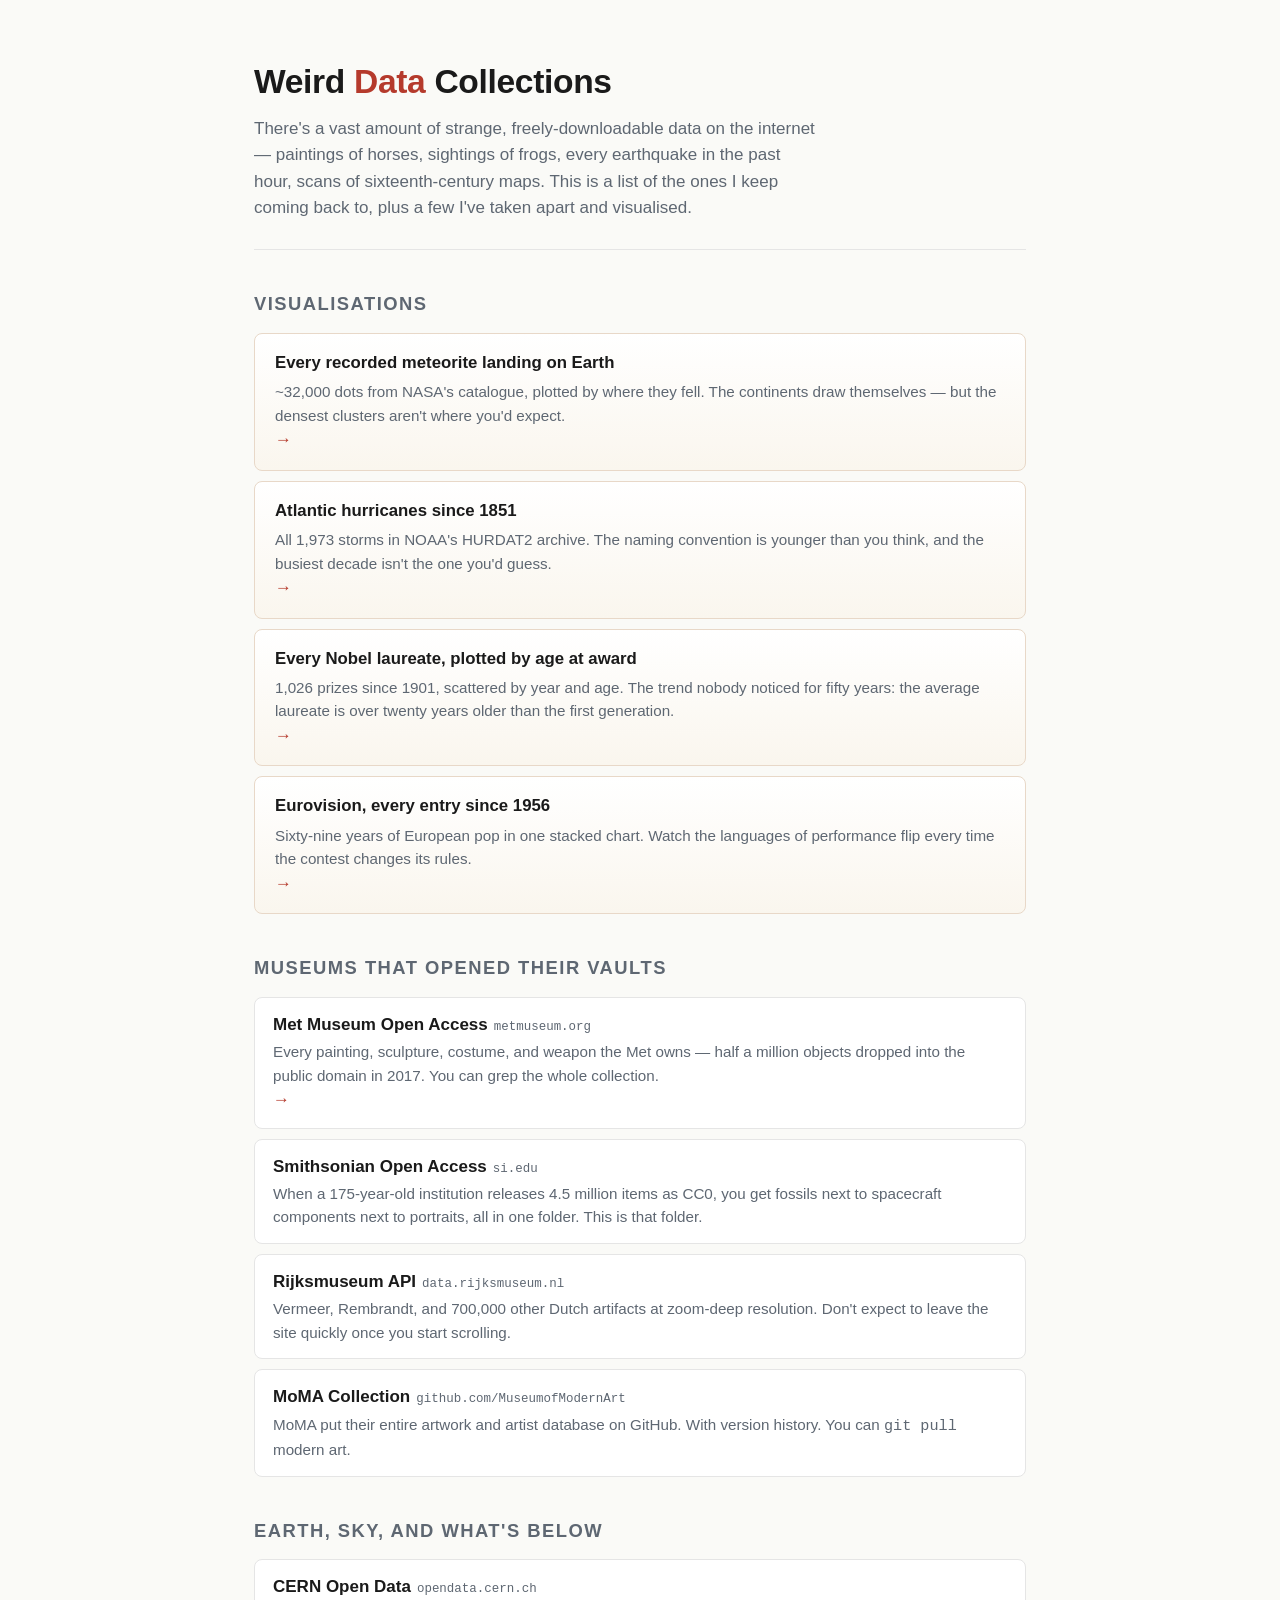
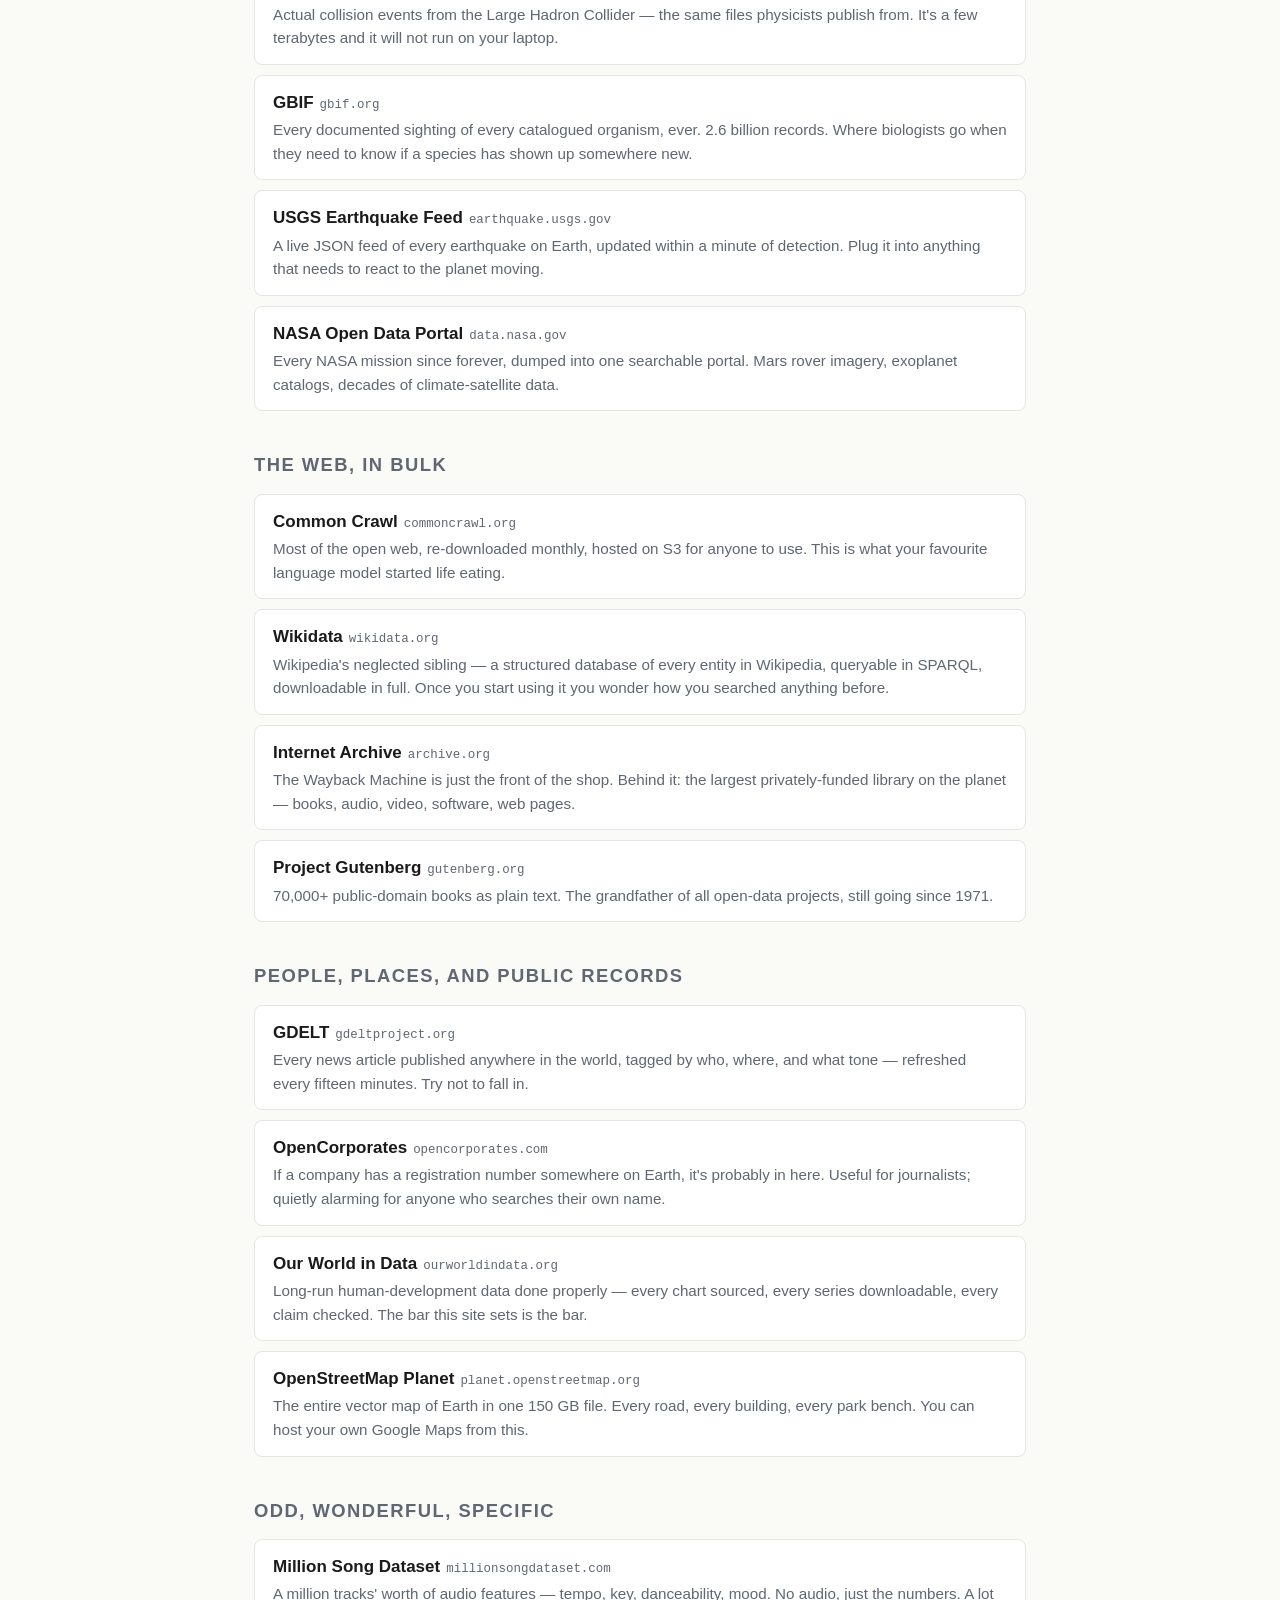
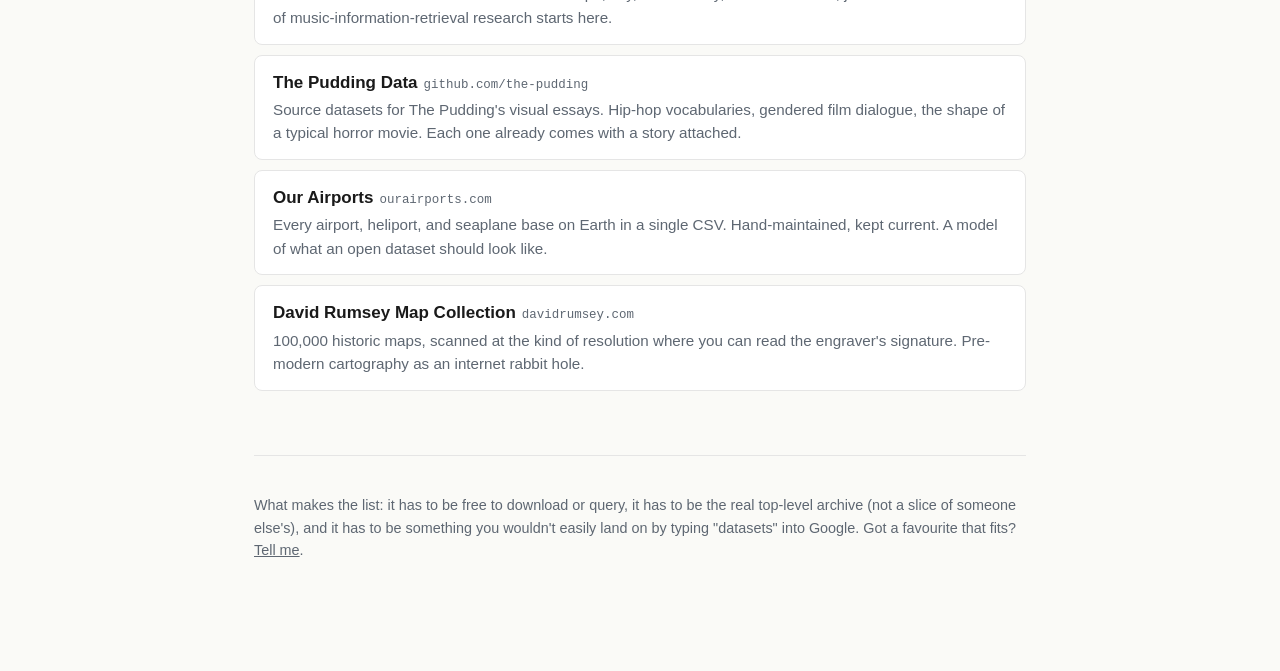
<file: index.html>
<!DOCTYPE html>
<html lang="en">
<head>
    <meta charset="UTF-8">
    <meta name="viewport" content="width=device-width, initial-scale=1.0">
    <title>Unusual Public Datasets — Curated Open Data Sources | Weird Data Collections</title>
    <meta name="description" content="A curated directory of unusual, top-level public datasets — museum APIs, particle physics archives, biodiversity records, global news graphs, historic maps, and more open data sources for researchers and builders.">
    <link rel="canonical" href="https://wierddatacollections.com/">
    <meta name="robots" content="index, follow, max-image-preview:large">
    <meta name="theme-color" content="#b53a2c">

    <link rel="icon" type="image/svg+xml" href="/favicon.svg">
    <link rel="stylesheet" href="/styles.css">

    <meta property="og:type" content="website">
    <meta property="og:site_name" content="Weird Data Collections">
    <meta property="og:title" content="Unusual Public Datasets — Curated Open Data Sources">
    <meta property="og:description" content="A curated directory of unusual, top-level public datasets for researchers and builders.">
    <meta property="og:url" content="https://wierddatacollections.com/">
    <meta property="og:image" content="https://wierddatacollections.com/og-image.png">
    <meta property="og:image:width" content="1200">
    <meta property="og:image:height" content="630">
    <meta property="og:image:alt" content="Weird Data Collections — a curated directory of unusual top-level public datasets">

    <meta name="twitter:card" content="summary_large_image">
    <meta name="twitter:title" content="Unusual Public Datasets — Curated Open Data Sources">
    <meta name="twitter:description" content="A curated directory of unusual, top-level public datasets for researchers and builders.">
    <meta name="twitter:image" content="https://wierddatacollections.com/og-image.png">

    <script type="application/ld+json">
    {
        "@context": "https://schema.org",
        "@type": "WebSite",
        "name": "Weird Data Collections",
        "alternateName": "Unusual Public Datasets",
        "url": "https://wierddatacollections.com/",
        "description": "A curated directory of unusual, top-level public datasets for researchers and builders.",
        "potentialAction": {
            "@type": "SearchAction",
            "target": "https://wierddatacollections.com/?q={search_term_string}",
            "query-input": "required name=search_term_string"
        }
    }
    </script>
    <script type="application/ld+json">
    {
        "@context": "https://schema.org",
        "@type": "ItemList",
        "name": "Curated unusual public datasets",
        "description": "Top-level open data collections grouped by domain.",
        "numberOfItems": 20,
        "itemListElement": [
            { "@type": "ListItem", "position": 1, "name": "Met Museum Open Access", "url": "https://wierddatacollections.com/datasets/met-museum-open-access/" },
            { "@type": "ListItem", "position": 2, "name": "Smithsonian Open Access", "url": "https://www.si.edu/openaccess" },
            { "@type": "ListItem", "position": 3, "name": "Rijksmuseum API", "url": "https://data.rijksmuseum.nl/" },
            { "@type": "ListItem", "position": 4, "name": "MoMA Collection", "url": "https://github.com/MuseumofModernArt/collection" },
            { "@type": "ListItem", "position": 5, "name": "CERN Open Data", "url": "https://opendata.cern.ch/" },
            { "@type": "ListItem", "position": 6, "name": "GBIF", "url": "https://www.gbif.org/" },
            { "@type": "ListItem", "position": 7, "name": "USGS Earthquake Feed", "url": "https://earthquake.usgs.gov/earthquakes/feed/" },
            { "@type": "ListItem", "position": 8, "name": "NASA Open Data Portal", "url": "https://data.nasa.gov/" },
            { "@type": "ListItem", "position": 9, "name": "Common Crawl", "url": "https://commoncrawl.org/" },
            { "@type": "ListItem", "position": 10, "name": "Wikidata", "url": "https://www.wikidata.org/" },
            { "@type": "ListItem", "position": 11, "name": "Internet Archive", "url": "https://archive.org/details/web" },
            { "@type": "ListItem", "position": 12, "name": "Project Gutenberg", "url": "https://www.gutenberg.org/" },
            { "@type": "ListItem", "position": 13, "name": "GDELT", "url": "https://www.gdeltproject.org/" },
            { "@type": "ListItem", "position": 14, "name": "OpenCorporates", "url": "https://opencorporates.com/" },
            { "@type": "ListItem", "position": 15, "name": "Our World in Data", "url": "https://ourworldindata.org/" },
            { "@type": "ListItem", "position": 16, "name": "OpenStreetMap Planet", "url": "https://planet.openstreetmap.org/" },
            { "@type": "ListItem", "position": 17, "name": "Million Song Dataset", "url": "http://millionsongdataset.com/" },
            { "@type": "ListItem", "position": 18, "name": "The Pudding Data", "url": "https://github.com/the-pudding/data" },
            { "@type": "ListItem", "position": 19, "name": "Our Airports", "url": "https://ourairports.com/data/" },
            { "@type": "ListItem", "position": 20, "name": "David Rumsey Map Collection", "url": "https://www.davidrumsey.com/" }
        ]
    }
    </script>
</head>
<body>
    <div class="wrap">
        <header class="site">
            <h1><a href="/">Weird <span class="accent">Data</span> Collections</a></h1>
            <p class="tagline">There's a vast amount of strange, freely-downloadable data on the internet — paintings of horses, sightings of frogs, every earthquake in the past hour, scans of sixteenth-century maps. This is a list of the ones I keep coming back to, plus a few I've taken apart and visualised.</p>
        </header>

        <h2>Visualisations</h2>
        <ul class="collections featured">
            <li class="has-detail"><a class="title" href="/datasets/every-meteorite-landing/">Every recorded meteorite landing on Earth</a><span class="desc">~32,000 dots from NASA's catalogue, plotted by where they fell. The continents draw themselves — but the densest clusters aren't where you'd expect.</span></li>
            <li class="has-detail"><a class="title" href="/datasets/atlantic-hurricanes-since-1851/">Atlantic hurricanes since 1851</a><span class="desc">All 1,973 storms in NOAA's HURDAT2 archive. The naming convention is younger than you think, and the busiest decade isn't the one you'd guess.</span></li>
            <li class="has-detail"><a class="title" href="/datasets/every-nobel-laureate/">Every Nobel laureate, plotted by age at award</a><span class="desc">1,026 prizes since 1901, scattered by year and age. The trend nobody noticed for fifty years: the average laureate is over twenty years older than the first generation.</span></li>
            <li class="has-detail"><a class="title" href="/datasets/eurovision-every-entry/">Eurovision, every entry since 1956</a><span class="desc">Sixty-nine years of European pop in one stacked chart. Watch the languages of performance flip every time the contest changes its rules.</span></li>
        </ul>

        <h2>Museums That Opened Their Vaults</h2>
        <ul class="collections">
            <li class="has-detail"><a class="title" href="/datasets/met-museum-open-access/">Met Museum Open Access</a><span class="host">metmuseum.org</span><span class="desc">Every painting, sculpture, costume, and weapon the Met owns — half a million objects dropped into the public domain in 2017. You can grep the whole collection.</span></li>
            <li><a class="title" href="https://www.si.edu/openaccess">Smithsonian Open Access</a><span class="host">si.edu</span><span class="desc">When a 175-year-old institution releases 4.5 million items as CC0, you get fossils next to spacecraft components next to portraits, all in one folder. This is that folder.</span></li>
            <li><a class="title" href="https://data.rijksmuseum.nl/">Rijksmuseum API</a><span class="host">data.rijksmuseum.nl</span><span class="desc">Vermeer, Rembrandt, and 700,000 other Dutch artifacts at zoom-deep resolution. Don't expect to leave the site quickly once you start scrolling.</span></li>
            <li><a class="title" href="https://github.com/MuseumofModernArt/collection">MoMA Collection</a><span class="host">github.com/MuseumofModernArt</span><span class="desc">MoMA put their entire artwork and artist database on GitHub. With version history. You can <code>git pull</code> modern art.</span></li>
        </ul>

        <h2>Earth, Sky, and What's Below</h2>
        <ul class="collections">
            <li><a class="title" href="https://opendata.cern.ch/">CERN Open Data</a><span class="host">opendata.cern.ch</span><span class="desc">Actual collision events from the Large Hadron Collider — the same files physicists publish from. It's a few terabytes and it will not run on your laptop.</span></li>
            <li><a class="title" href="https://www.gbif.org/">GBIF</a><span class="host">gbif.org</span><span class="desc">Every documented sighting of every catalogued organism, ever. 2.6 billion records. Where biologists go when they need to know if a species has shown up somewhere new.</span></li>
            <li><a class="title" href="https://earthquake.usgs.gov/earthquakes/feed/">USGS Earthquake Feed</a><span class="host">earthquake.usgs.gov</span><span class="desc">A live JSON feed of every earthquake on Earth, updated within a minute of detection. Plug it into anything that needs to react to the planet moving.</span></li>
            <li><a class="title" href="https://data.nasa.gov/">NASA Open Data Portal</a><span class="host">data.nasa.gov</span><span class="desc">Every NASA mission since forever, dumped into one searchable portal. Mars rover imagery, exoplanet catalogs, decades of climate-satellite data.</span></li>
        </ul>

        <h2>The Web, In Bulk</h2>
        <ul class="collections">
            <li><a class="title" href="https://commoncrawl.org/">Common Crawl</a><span class="host">commoncrawl.org</span><span class="desc">Most of the open web, re-downloaded monthly, hosted on S3 for anyone to use. This is what your favourite language model started life eating.</span></li>
            <li><a class="title" href="https://www.wikidata.org/">Wikidata</a><span class="host">wikidata.org</span><span class="desc">Wikipedia's neglected sibling — a structured database of every entity in Wikipedia, queryable in SPARQL, downloadable in full. Once you start using it you wonder how you searched anything before.</span></li>
            <li><a class="title" href="https://archive.org/details/web">Internet Archive</a><span class="host">archive.org</span><span class="desc">The Wayback Machine is just the front of the shop. Behind it: the largest privately-funded library on the planet — books, audio, video, software, web pages.</span></li>
            <li><a class="title" href="https://www.gutenberg.org/">Project Gutenberg</a><span class="host">gutenberg.org</span><span class="desc">70,000+ public-domain books as plain text. The grandfather of all open-data projects, still going since 1971.</span></li>
        </ul>

        <h2>People, Places, and Public Records</h2>
        <ul class="collections">
            <li><a class="title" href="https://www.gdeltproject.org/">GDELT</a><span class="host">gdeltproject.org</span><span class="desc">Every news article published anywhere in the world, tagged by who, where, and what tone — refreshed every fifteen minutes. Try not to fall in.</span></li>
            <li><a class="title" href="https://opencorporates.com/">OpenCorporates</a><span class="host">opencorporates.com</span><span class="desc">If a company has a registration number somewhere on Earth, it's probably in here. Useful for journalists; quietly alarming for anyone who searches their own name.</span></li>
            <li><a class="title" href="https://ourworldindata.org/">Our World in Data</a><span class="host">ourworldindata.org</span><span class="desc">Long-run human-development data done properly — every chart sourced, every series downloadable, every claim checked. The bar this site sets is the bar.</span></li>
            <li><a class="title" href="https://planet.openstreetmap.org/">OpenStreetMap Planet</a><span class="host">planet.openstreetmap.org</span><span class="desc">The entire vector map of Earth in one 150 GB file. Every road, every building, every park bench. You can host your own Google Maps from this.</span></li>
        </ul>

        <h2>Odd, Wonderful, Specific</h2>
        <ul class="collections">
            <li><a class="title" href="http://millionsongdataset.com/">Million Song Dataset</a><span class="host">millionsongdataset.com</span><span class="desc">A million tracks' worth of audio features — tempo, key, danceability, mood. No audio, just the numbers. A lot of music-information-retrieval research starts here.</span></li>
            <li><a class="title" href="https://github.com/the-pudding/data">The Pudding Data</a><span class="host">github.com/the-pudding</span><span class="desc">Source datasets for The Pudding's visual essays. Hip-hop vocabularies, gendered film dialogue, the shape of a typical horror movie. Each one already comes with a story attached.</span></li>
            <li><a class="title" href="https://ourairports.com/data/">Our Airports</a><span class="host">ourairports.com</span><span class="desc">Every airport, heliport, and seaplane base on Earth in a single CSV. Hand-maintained, kept current. A model of what an open dataset should look like.</span></li>
            <li><a class="title" href="https://www.davidrumsey.com/">David Rumsey Map Collection</a><span class="host">davidrumsey.com</span><span class="desc">100,000 historic maps, scanned at the kind of resolution where you can read the engraver's signature. Pre-modern cartography as an internet rabbit hole.</span></li>
        </ul>

        <footer>
            <p>What makes the list: it has to be free to download or query, it has to be the real top-level archive (not a slice of someone else's), and it has to be something you wouldn't easily land on by typing "datasets" into Google. Got a favourite that fits? <a href="https://github.com/mishraawake/blogs/issues">Tell me</a>.</p>
        </footer>
    </div>
</body>
</html>
</file>
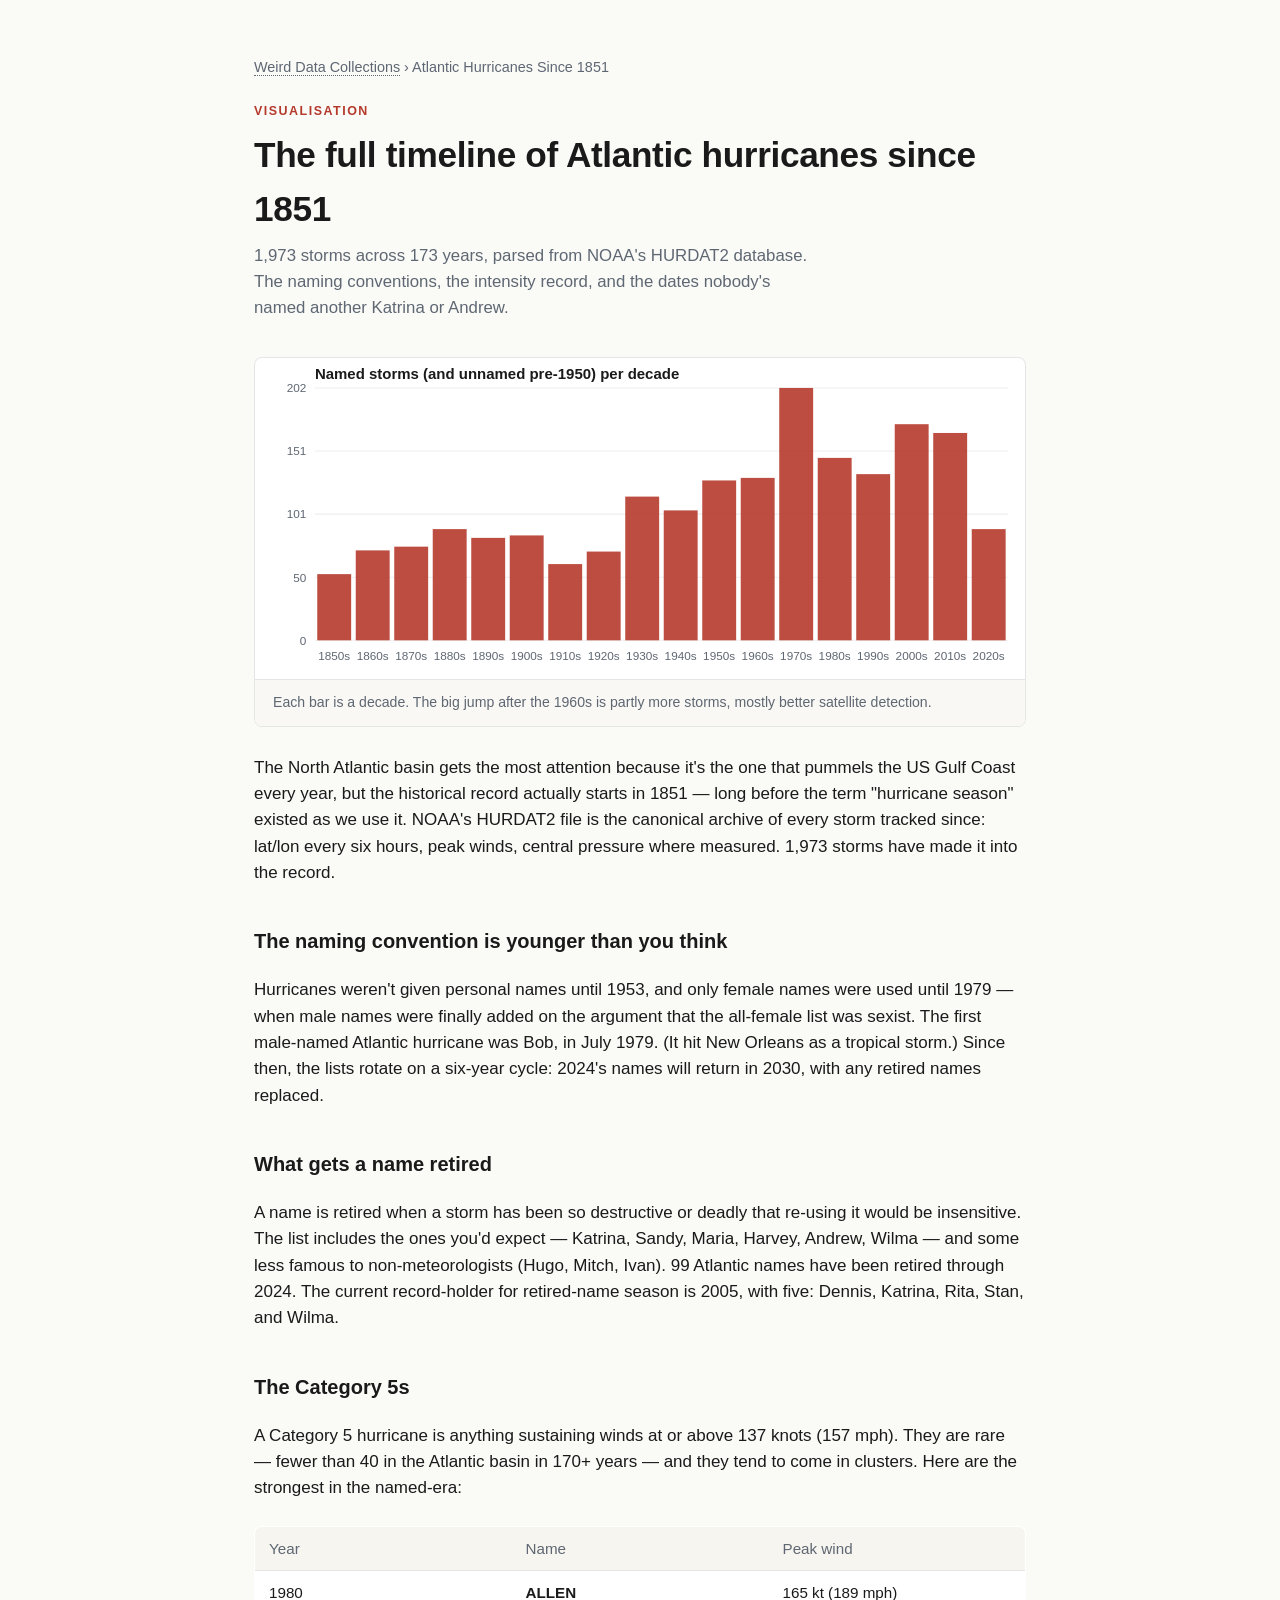
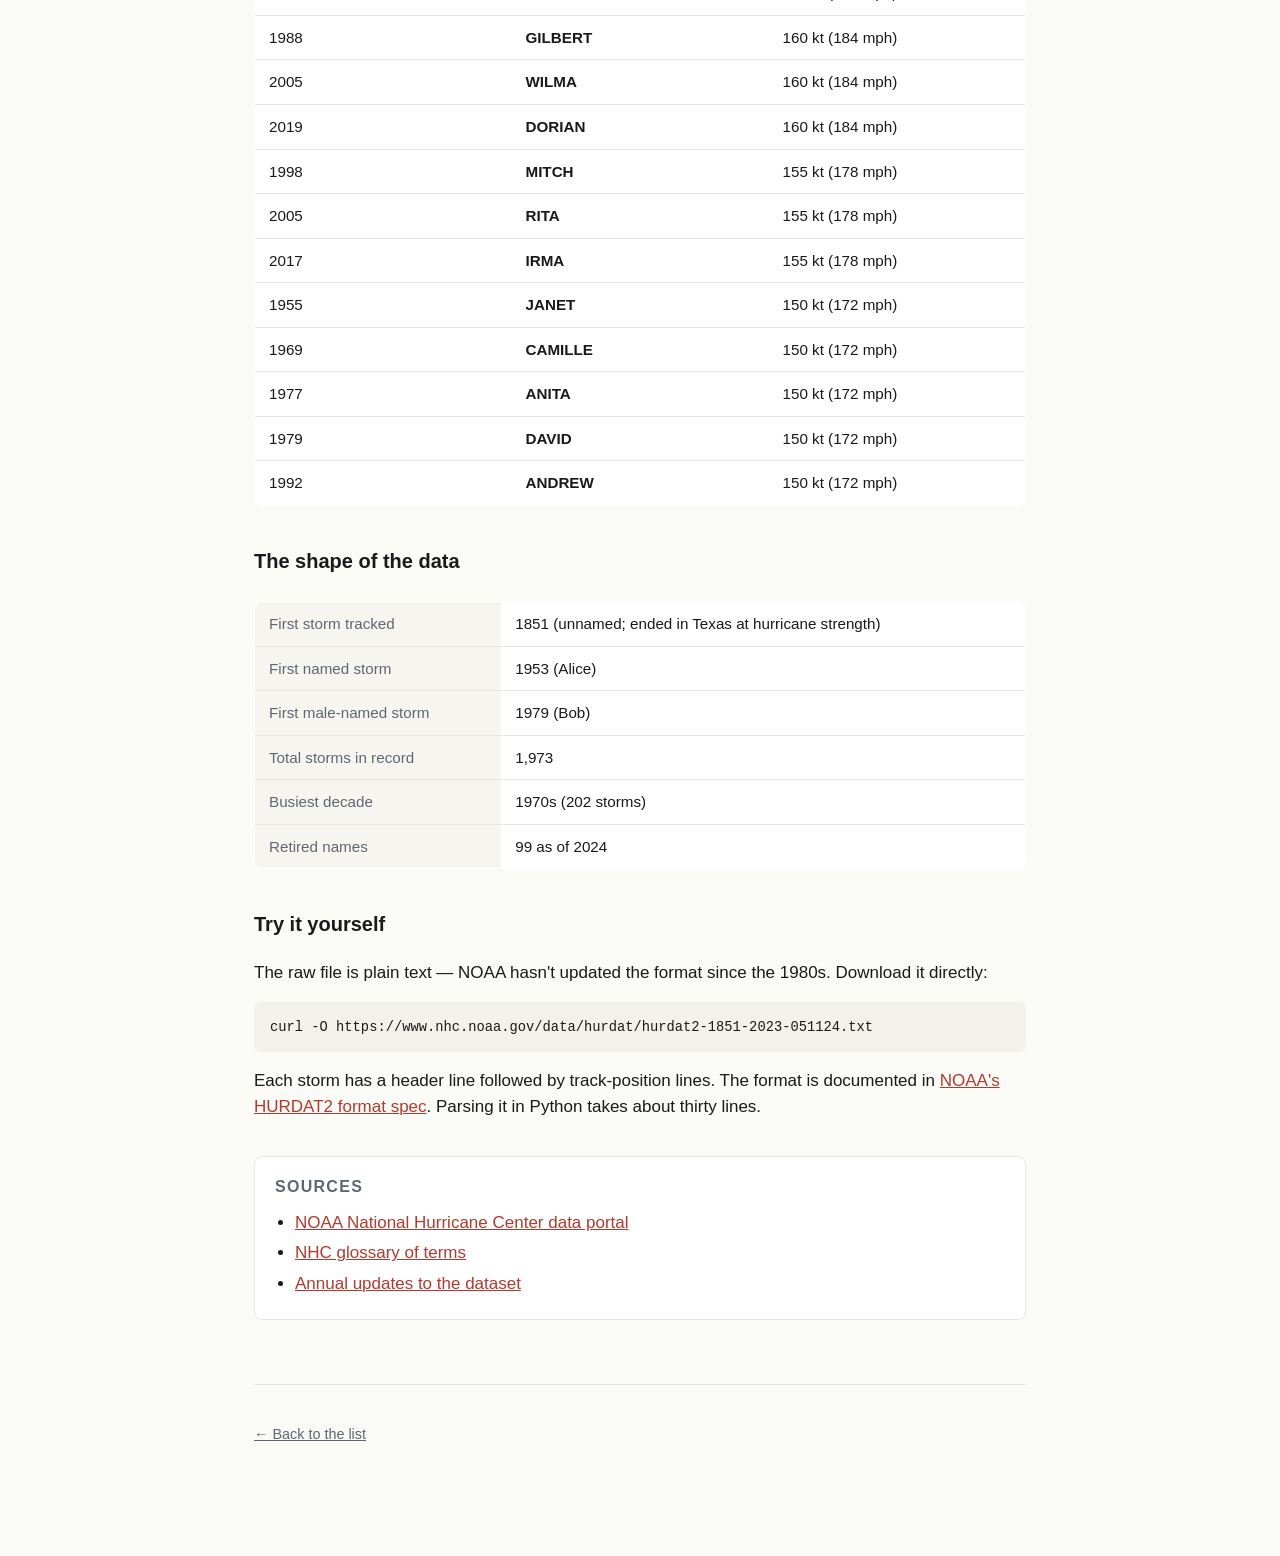
<file: datasets/atlantic-hurricanes-since-1851/index.html>
<!DOCTYPE html>
<html lang="en">
<head>
    <meta charset="UTF-8">
    <meta name="viewport" content="width=device-width, initial-scale=1.0">
    <title>Atlantic Hurricanes Since 1851 — The Full Timeline | Weird Data Collections</title>
    <meta name="description" content="All 1,973 Atlantic hurricanes tracked by NOAA since 1851. The naming conventions, the retired names, the Category 5 record — visualised from HURDAT2.">
    <link rel="canonical" href="https://wierddatacollections.com/datasets/atlantic-hurricanes-since-1851/">
    <meta name="robots" content="index, follow, max-image-preview:large">
    <meta name="theme-color" content="#b53a2c">
    <link rel="icon" type="image/svg+xml" href="/favicon.svg">
    <link rel="stylesheet" href="/styles.css">
    <meta property="og:type" content="article">
    <meta property="og:site_name" content="Weird Data Collections">
    <meta property="og:title" content="Atlantic Hurricanes Since 1851 — The Full Timeline">
    <meta property="og:description" content="All 1,973 Atlantic hurricanes tracked by NOAA, visualised from HURDAT2.">
    <meta property="og:url" content="https://wierddatacollections.com/datasets/atlantic-hurricanes-since-1851/">
    <meta property="og:image" content="https://wierddatacollections.com/og-image.png">
    <meta property="og:image:width" content="1200">
    <meta property="og:image:height" content="630">
    <meta name="twitter:card" content="summary_large_image">
    <meta name="twitter:title" content="Atlantic Hurricanes Since 1851 — The Full Timeline">
    <meta name="twitter:description" content="All 1,973 Atlantic hurricanes tracked by NOAA, visualised from HURDAT2.">
    <meta name="twitter:image" content="https://wierddatacollections.com/og-image.png">
    <script type="application/ld+json">{
  "@context": "https://schema.org",
  "@type": "Article",
  "headline": "Atlantic Hurricanes Since 1851 \u2014 The Full Timeline | Weird Data Collections",
  "description": "All 1,973 Atlantic hurricanes tracked by NOAA since 1851. The naming conventions, the retired names, the Category 5 record \u2014 visualised from HURDAT2.",
  "url": "https://wierddatacollections.com/datasets/atlantic-hurricanes-since-1851/",
  "image": "https://wierddatacollections.com/og-image.png",
  "author": {
    "@type": "Organization",
    "name": "Weird Data Collections"
  },
  "publisher": {
    "@type": "Organization",
    "name": "Weird Data Collections"
  }
}</script>
</head>
<body>
    <div class="wrap">
        <nav class="crumb"><a href="/">Weird Data Collections</a> &rsaquo; <span>Atlantic Hurricanes Since 1851</span></nav>
        <article>
<header>
                <p class="kicker">Visualisation</p>
                <h1>The full timeline of Atlantic hurricanes since 1851</h1>
                <p class="subtitle">1,973 storms across 173 years, parsed from NOAA's HURDAT2 database. The naming conventions, the intensity record, and the dates nobody's named another Katrina or Andrew.</p>
            </header>

            <figure>
                <svg viewBox="0 0 720 300" xmlns="http://www.w3.org/2000/svg" role="img" aria-label="Named storms (and unnamed pre-1950) per decade">
<text x="56" y="20" font-family="-apple-system, sans-serif" font-size="14" font-weight="600" fill="#1a1a1a">Named storms (and unnamed pre-1950) per decade</text>
<line x1="56" x2="704" y1="264.0" y2="264.0" stroke="#eee"/>
<text x="48" y="268.0" font-family="-apple-system, sans-serif" font-size="11" fill="#5e6772" text-anchor="end">0</text>
<line x1="56" x2="704" y1="205.0" y2="205.0" stroke="#eee"/>
<text x="48" y="209.0" font-family="-apple-system, sans-serif" font-size="11" fill="#5e6772" text-anchor="end">50</text>
<line x1="56" x2="704" y1="146.0" y2="146.0" stroke="#eee"/>
<text x="48" y="150.0" font-family="-apple-system, sans-serif" font-size="11" fill="#5e6772" text-anchor="end">101</text>
<line x1="56" x2="704" y1="87.0" y2="87.0" stroke="#eee"/>
<text x="48" y="91.0" font-family="-apple-system, sans-serif" font-size="11" fill="#5e6772" text-anchor="end">151</text>
<line x1="56" x2="704" y1="28.0" y2="28.0" stroke="#eee"/>
<text x="48" y="32.0" font-family="-apple-system, sans-serif" font-size="11" fill="#5e6772" text-anchor="end">202</text>
<rect x="58.2" y="202.1" width="31.7" height="61.9" fill="#b53a2c" opacity="0.9"/>
<rect x="94.2" y="179.9" width="31.7" height="84.1" fill="#b53a2c" opacity="0.9"/>
<rect x="130.2" y="176.4" width="31.7" height="87.6" fill="#b53a2c" opacity="0.9"/>
<rect x="166.2" y="160.0" width="31.7" height="104.0" fill="#b53a2c" opacity="0.9"/>
<rect x="202.2" y="168.2" width="31.7" height="95.8" fill="#b53a2c" opacity="0.9"/>
<rect x="238.2" y="165.9" width="31.7" height="98.1" fill="#b53a2c" opacity="0.9"/>
<rect x="274.2" y="192.7" width="31.7" height="71.3" fill="#b53a2c" opacity="0.9"/>
<rect x="310.2" y="181.0" width="31.7" height="83.0" fill="#b53a2c" opacity="0.9"/>
<rect x="346.2" y="129.6" width="31.7" height="134.4" fill="#b53a2c" opacity="0.9"/>
<rect x="382.2" y="142.5" width="31.7" height="121.5" fill="#b53a2c" opacity="0.9"/>
<rect x="418.2" y="114.5" width="31.7" height="149.5" fill="#b53a2c" opacity="0.9"/>
<rect x="454.2" y="112.1" width="31.7" height="151.9" fill="#b53a2c" opacity="0.9"/>
<rect x="490.2" y="28.0" width="31.7" height="236.0" fill="#b53a2c" opacity="0.9"/>
<rect x="526.2" y="93.4" width="31.7" height="170.6" fill="#b53a2c" opacity="0.9"/>
<rect x="562.2" y="108.6" width="31.7" height="155.4" fill="#b53a2c" opacity="0.9"/>
<rect x="598.2" y="61.9" width="31.7" height="202.1" fill="#b53a2c" opacity="0.9"/>
<rect x="634.2" y="70.1" width="31.7" height="193.9" fill="#b53a2c" opacity="0.9"/>
<rect x="670.2" y="160.0" width="31.7" height="104.0" fill="#b53a2c" opacity="0.9"/>
<text x="74.0" y="282" font-family="-apple-system, sans-serif" font-size="11" fill="#5e6772" text-anchor="middle">1850s</text>
<text x="110.0" y="282" font-family="-apple-system, sans-serif" font-size="11" fill="#5e6772" text-anchor="middle">1860s</text>
<text x="146.0" y="282" font-family="-apple-system, sans-serif" font-size="11" fill="#5e6772" text-anchor="middle">1870s</text>
<text x="182.0" y="282" font-family="-apple-system, sans-serif" font-size="11" fill="#5e6772" text-anchor="middle">1880s</text>
<text x="218.0" y="282" font-family="-apple-system, sans-serif" font-size="11" fill="#5e6772" text-anchor="middle">1890s</text>
<text x="254.0" y="282" font-family="-apple-system, sans-serif" font-size="11" fill="#5e6772" text-anchor="middle">1900s</text>
<text x="290.0" y="282" font-family="-apple-system, sans-serif" font-size="11" fill="#5e6772" text-anchor="middle">1910s</text>
<text x="326.0" y="282" font-family="-apple-system, sans-serif" font-size="11" fill="#5e6772" text-anchor="middle">1920s</text>
<text x="362.0" y="282" font-family="-apple-system, sans-serif" font-size="11" fill="#5e6772" text-anchor="middle">1930s</text>
<text x="398.0" y="282" font-family="-apple-system, sans-serif" font-size="11" fill="#5e6772" text-anchor="middle">1940s</text>
<text x="434.0" y="282" font-family="-apple-system, sans-serif" font-size="11" fill="#5e6772" text-anchor="middle">1950s</text>
<text x="470.0" y="282" font-family="-apple-system, sans-serif" font-size="11" fill="#5e6772" text-anchor="middle">1960s</text>
<text x="506.0" y="282" font-family="-apple-system, sans-serif" font-size="11" fill="#5e6772" text-anchor="middle">1970s</text>
<text x="542.0" y="282" font-family="-apple-system, sans-serif" font-size="11" fill="#5e6772" text-anchor="middle">1980s</text>
<text x="578.0" y="282" font-family="-apple-system, sans-serif" font-size="11" fill="#5e6772" text-anchor="middle">1990s</text>
<text x="614.0" y="282" font-family="-apple-system, sans-serif" font-size="11" fill="#5e6772" text-anchor="middle">2000s</text>
<text x="650.0" y="282" font-family="-apple-system, sans-serif" font-size="11" fill="#5e6772" text-anchor="middle">2010s</text>
<text x="686.0" y="282" font-family="-apple-system, sans-serif" font-size="11" fill="#5e6772" text-anchor="middle">2020s</text>
</svg>
                <figcaption>Each bar is a decade. The big jump after the 1960s is partly more storms, mostly better satellite detection.</figcaption>
            </figure>

            <p>The North Atlantic basin gets the most attention because it's the one that pummels the US Gulf Coast every year, but the historical record actually starts in 1851 — long before the term "hurricane season" existed as we use it. NOAA's HURDAT2 file is the canonical archive of every storm tracked since: lat/lon every six hours, peak winds, central pressure where measured. 1,973 storms have made it into the record.</p>

            <h3>The naming convention is younger than you think</h3>
            <p>Hurricanes weren't given personal names until 1953, and only female names were used until 1979 — when male names were finally added on the argument that the all-female list was sexist. The first male-named Atlantic hurricane was Bob, in July 1979. (It hit New Orleans as a tropical storm.) Since then, the lists rotate on a six-year cycle: 2024's names will return in 2030, with any retired names replaced.</p>

            <h3>What gets a name retired</h3>
            <p>A name is retired when a storm has been so destructive or deadly that re-using it would be insensitive. The list includes the ones you'd expect — Katrina, Sandy, Maria, Harvey, Andrew, Wilma — and some less famous to non-meteorologists (Hugo, Mitch, Ivan). 99 Atlantic names have been retired through 2024. The current record-holder for retired-name season is 2005, with five: Dennis, Katrina, Rita, Stan, and Wilma.</p>

            <h3>The Category 5s</h3>
            <p>A Category 5 hurricane is anything sustaining winds at or above 137 knots (157 mph). They are rare — fewer than 40 in the Atlantic basin in 170+ years — and they tend to come in clusters. Here are the strongest in the named-era:</p>

            <table class="facts">
                <tr><th>Year</th><th>Name</th><th>Peak wind</th></tr>
                <tr><td>1980</td><td><strong>ALLEN</strong></td><td>165 kt (189 mph)</td></tr>
<tr><td>1988</td><td><strong>GILBERT</strong></td><td>160 kt (184 mph)</td></tr>
<tr><td>2005</td><td><strong>WILMA</strong></td><td>160 kt (184 mph)</td></tr>
<tr><td>2019</td><td><strong>DORIAN</strong></td><td>160 kt (184 mph)</td></tr>
<tr><td>1998</td><td><strong>MITCH</strong></td><td>155 kt (178 mph)</td></tr>
<tr><td>2005</td><td><strong>RITA</strong></td><td>155 kt (178 mph)</td></tr>
<tr><td>2017</td><td><strong>IRMA</strong></td><td>155 kt (178 mph)</td></tr>
<tr><td>1955</td><td><strong>JANET</strong></td><td>150 kt (172 mph)</td></tr>
<tr><td>1969</td><td><strong>CAMILLE</strong></td><td>150 kt (172 mph)</td></tr>
<tr><td>1977</td><td><strong>ANITA</strong></td><td>150 kt (172 mph)</td></tr>
<tr><td>1979</td><td><strong>DAVID</strong></td><td>150 kt (172 mph)</td></tr>
<tr><td>1992</td><td><strong>ANDREW</strong></td><td>150 kt (172 mph)</td></tr>
            </table>

            <h3>The shape of the data</h3>
            <table class="facts">
                <tr><th>First storm tracked</th><td>1851 (unnamed; ended in Texas at hurricane strength)</td></tr>
                <tr><th>First named storm</th><td>1953 (Alice)</td></tr>
                <tr><th>First male-named storm</th><td>1979 (Bob)</td></tr>
                <tr><th>Total storms in record</th><td>1,973</td></tr>
                <tr><th>Busiest decade</th><td>1970s (202 storms)</td></tr>
                <tr><th>Retired names</th><td>99 as of 2024</td></tr>
            </table>

            <h3>Try it yourself</h3>
            <p>The raw file is plain text — NOAA hasn't updated the format since the 1980s. Download it directly:</p>
            <pre><code>curl -O https://www.nhc.noaa.gov/data/hurdat/hurdat2-1851-2023-051124.txt</code></pre>
            <p>Each storm has a header line followed by track-position lines. The format is documented in <a href="https://www.nhc.noaa.gov/data/hurdat/hurdat2-format-atl-1851-2021.pdf">NOAA's HURDAT2 format spec</a>. Parsing it in Python takes about thirty lines.</p>

            <div class="sources">
                <h3>Sources</h3>
                <ul>
                    <li><a href="https://www.nhc.noaa.gov/data/">NOAA National Hurricane Center data portal</a></li>
                    <li><a href="https://www.nhc.noaa.gov/aboutgloss.shtml">NHC glossary of terms</a></li>
                    <li><a href="https://www.aoml.noaa.gov/hrd/hurdat/UpdatesAtlantic.html">Annual updates to the dataset</a></li>
                </ul>
            </div>
        </article>
        <footer><p><a href="/">&larr; Back to the list</a></p></footer>
    </div>
</body>
</html>
</file>
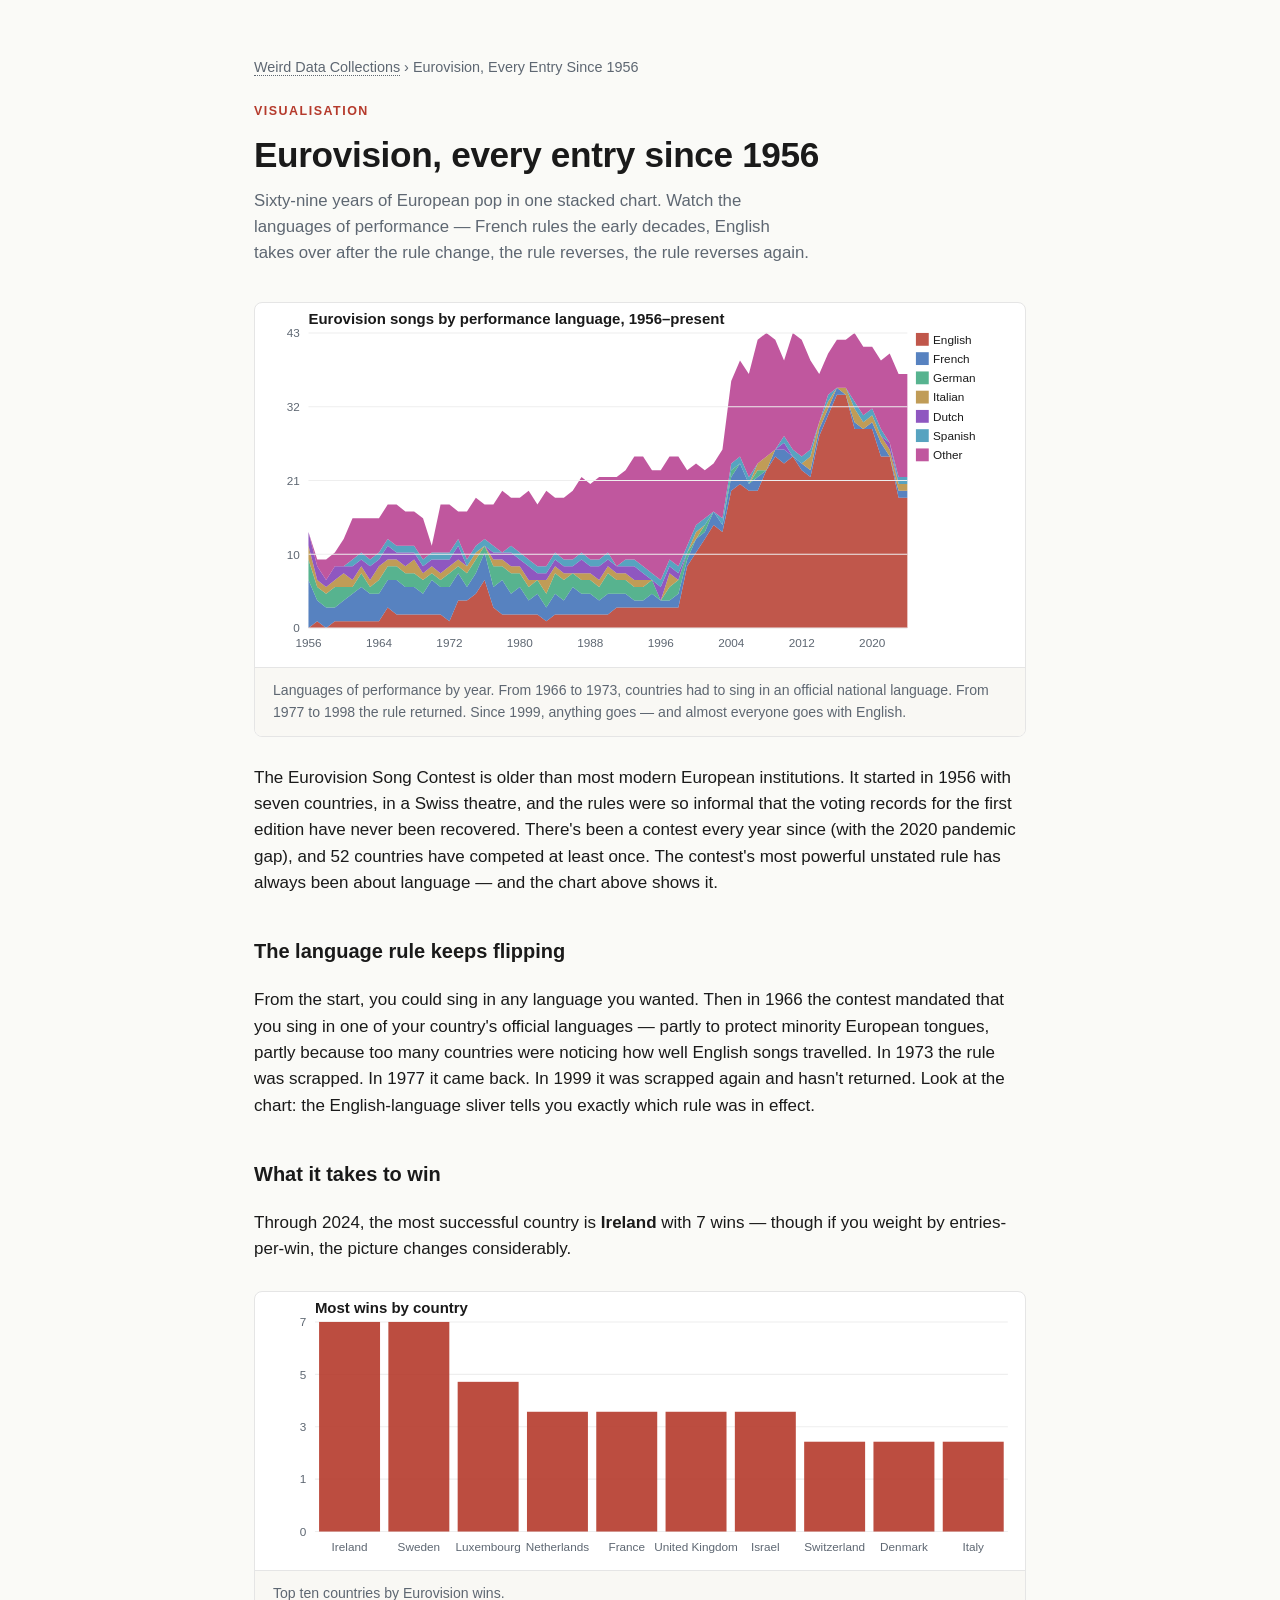
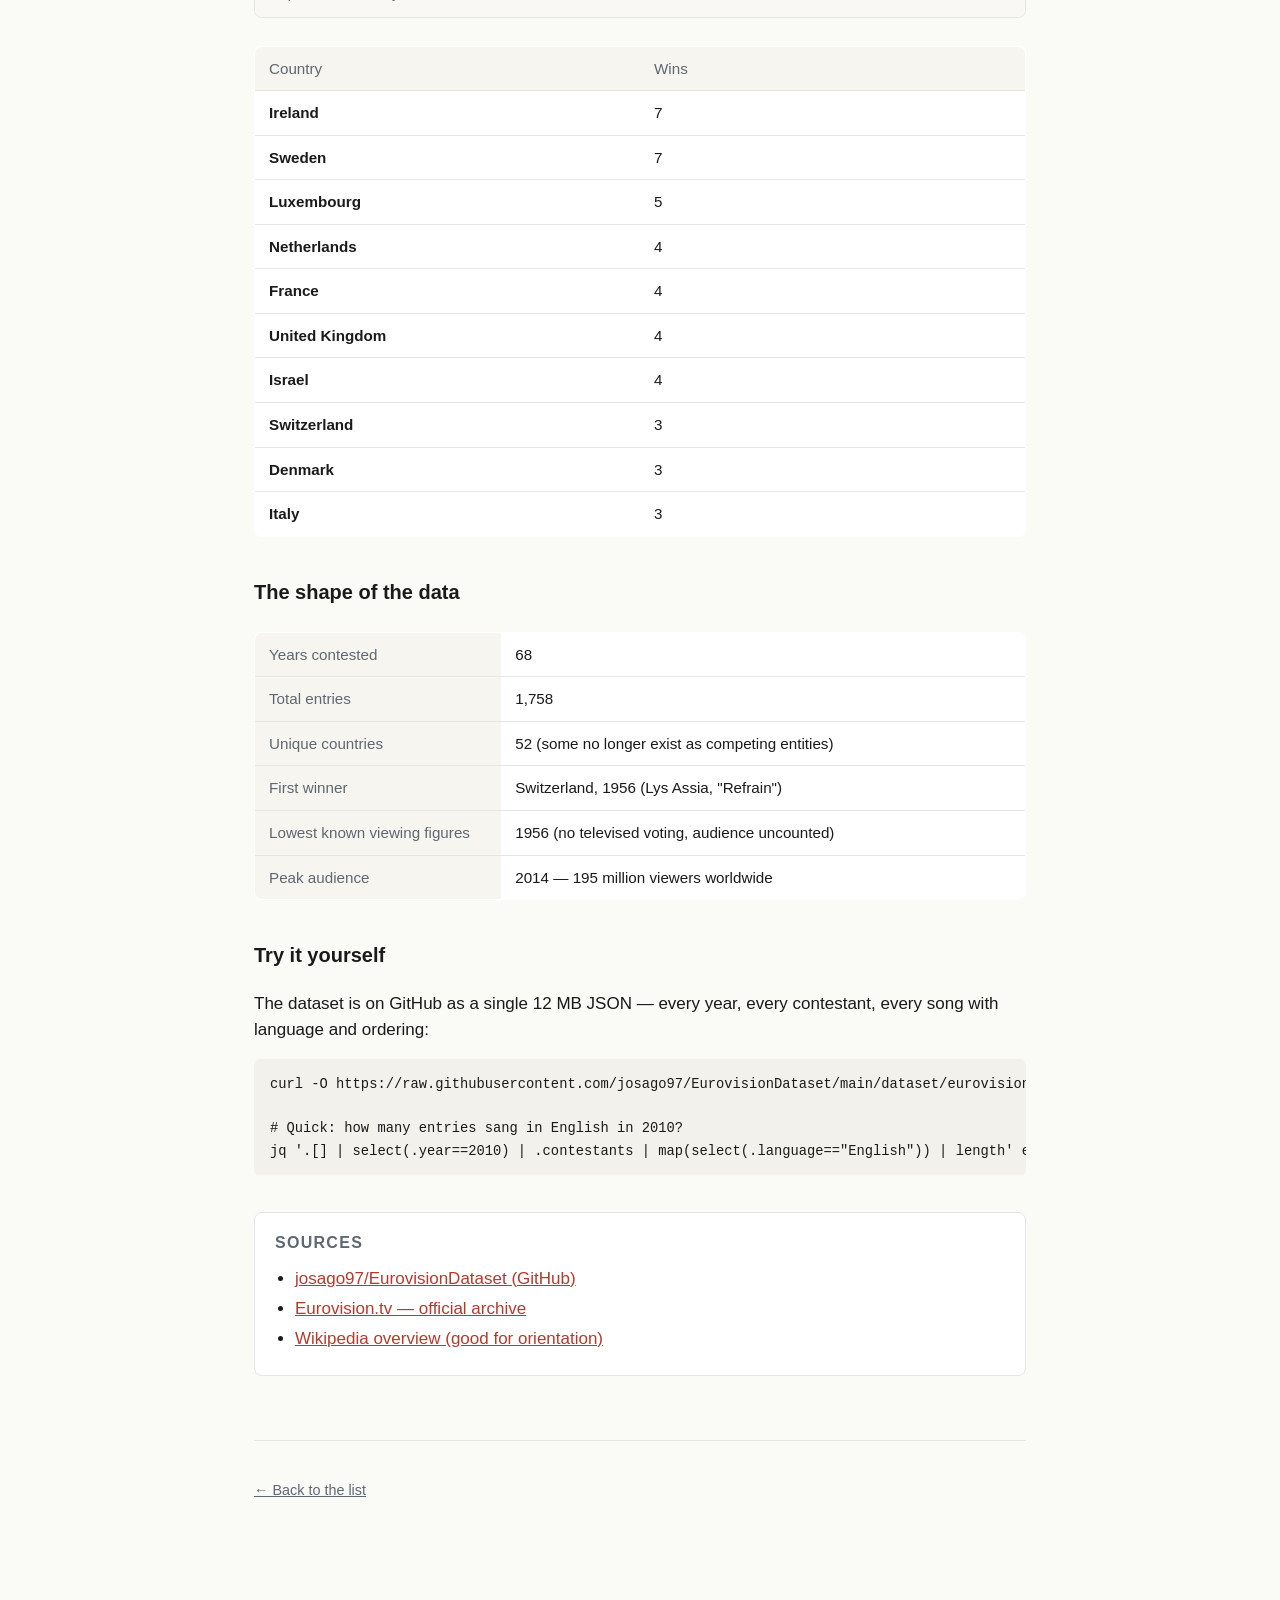
<file: datasets/eurovision-every-entry/index.html>
<!DOCTYPE html>
<html lang="en">
<head>
    <meta charset="UTF-8">
    <meta name="viewport" content="width=device-width, initial-scale=1.0">
    <title>Eurovision, Every Entry Since 1956 — Visualised | Weird Data Collections</title>
    <meta name="description" content="Sixty-nine years of Eurovision in one stacked chart: how the performance language has shifted with every rule change, plus the all-time wins table.">
    <link rel="canonical" href="https://wierddatacollections.com/datasets/eurovision-every-entry/">
    <meta name="robots" content="index, follow, max-image-preview:large">
    <meta name="theme-color" content="#b53a2c">
    <link rel="icon" type="image/svg+xml" href="/favicon.svg">
    <link rel="stylesheet" href="/styles.css">
    <meta property="og:type" content="article">
    <meta property="og:site_name" content="Weird Data Collections">
    <meta property="og:title" content="Eurovision, Every Entry Since 1956">
    <meta property="og:description" content="Sixty-nine years of Eurovision in one chart — the rise of English and the all-time wins.">
    <meta property="og:url" content="https://wierddatacollections.com/datasets/eurovision-every-entry/">
    <meta property="og:image" content="https://wierddatacollections.com/og-image.png">
    <meta property="og:image:width" content="1200">
    <meta property="og:image:height" content="630">
    <meta name="twitter:card" content="summary_large_image">
    <meta name="twitter:title" content="Eurovision, Every Entry Since 1956">
    <meta name="twitter:description" content="Sixty-nine years of Eurovision in one chart — the rise of English and the all-time wins.">
    <meta name="twitter:image" content="https://wierddatacollections.com/og-image.png">
    <script type="application/ld+json">{
  "@context": "https://schema.org",
  "@type": "Article",
  "headline": "Eurovision, Every Entry Since 1956 \u2014 Visualised | Weird Data Collections",
  "description": "Sixty-nine years of Eurovision in one stacked chart: how the performance language has shifted with every rule change, plus the all-time wins table.",
  "url": "https://wierddatacollections.com/datasets/eurovision-every-entry/",
  "image": "https://wierddatacollections.com/og-image.png",
  "author": {
    "@type": "Organization",
    "name": "Weird Data Collections"
  },
  "publisher": {
    "@type": "Organization",
    "name": "Weird Data Collections"
  }
}</script>
</head>
<body>
    <div class="wrap">
        <nav class="crumb"><a href="/">Weird Data Collections</a> &rsaquo; <span>Eurovision, Every Entry Since 1956</span></nav>
        <article>
<header>
                <p class="kicker">Visualisation</p>
                <h1>Eurovision, every entry since 1956</h1>
                <p class="subtitle">Sixty-nine years of European pop in one stacked chart. Watch the languages of performance — French rules the early decades, English takes over after the rule change, the rule reverses, the rule reverses again.</p>
            </header>

            <figure>
                <svg viewBox="0 0 720 340" xmlns="http://www.w3.org/2000/svg" role="img" aria-label="Eurovision songs by performance language, 1956–present">
<text x="50" y="20" font-family="-apple-system, sans-serif" font-size="14" font-weight="600" fill="#1a1a1a">Eurovision songs by performance language, 1956–present</text>
<polygon points="50.0,304.0 58.2,297.6 66.5,304.0 74.7,297.6 82.9,297.6 91.2,297.6 99.4,297.6 107.6,297.6 115.9,297.6 124.1,284.7 132.4,291.2 140.6,291.2 148.8,291.2 157.1,291.2 165.3,291.2 173.5,291.2 181.8,297.6 190.0,278.3 198.2,278.3 206.5,271.9 214.7,259.1 222.9,284.7 231.2,291.2 239.4,291.2 247.6,291.2 255.9,291.2 264.1,291.2 272.4,297.6 280.6,291.2 288.8,291.2 297.1,291.2 305.3,291.2 313.5,291.2 321.8,291.2 330.0,291.2 338.2,284.7 346.5,284.7 354.7,284.7 362.9,284.7 371.2,284.7 379.4,284.7 387.6,284.7 395.9,284.7 404.1,246.2 412.4,233.4 420.6,220.6 428.8,207.7 437.1,214.1 445.3,175.6 453.5,169.2 461.8,175.6 470.0,175.6 478.2,156.4 486.5,143.5 494.7,150.0 502.9,143.5 511.2,156.4 519.4,162.8 527.6,124.3 535.9,105.0 544.1,85.8 552.4,85.8 560.6,117.9 568.8,117.9 577.1,117.9 585.3,143.5 593.5,143.5 601.8,182.0 610.0,182.0 610.0,304.0 601.8,304.0 593.5,304.0 585.3,304.0 577.1,304.0 568.8,304.0 560.6,304.0 552.4,304.0 544.1,304.0 535.9,304.0 527.6,304.0 519.4,304.0 511.2,304.0 502.9,304.0 494.7,304.0 486.5,304.0 478.2,304.0 470.0,304.0 461.8,304.0 453.5,304.0 445.3,304.0 437.1,304.0 428.8,304.0 420.6,304.0 412.4,304.0 404.1,304.0 395.9,304.0 387.6,304.0 379.4,304.0 371.2,304.0 362.9,304.0 354.7,304.0 346.5,304.0 338.2,304.0 330.0,304.0 321.8,304.0 313.5,304.0 305.3,304.0 297.1,304.0 288.8,304.0 280.6,304.0 272.4,304.0 264.1,304.0 255.9,304.0 247.6,304.0 239.4,304.0 231.2,304.0 222.9,304.0 214.7,304.0 206.5,304.0 198.2,304.0 190.0,304.0 181.8,304.0 173.5,304.0 165.3,304.0 157.1,304.0 148.8,304.0 140.6,304.0 132.4,304.0 124.1,304.0 115.9,304.0 107.6,304.0 99.4,304.0 91.2,304.0 82.9,304.0 74.7,304.0 66.5,304.0 58.2,304.0 50.0,304.0" fill="#b53a2c" opacity="0.85"/>
<polygon points="50.0,259.1 58.2,278.3 66.5,284.7 74.7,284.7 82.9,278.3 91.2,271.9 99.4,265.5 107.6,271.9 115.9,271.9 124.1,259.1 132.4,259.1 140.6,265.5 148.8,265.5 157.1,271.9 165.3,259.1 173.5,265.5 181.8,265.5 190.0,252.7 198.2,265.5 206.5,252.7 214.7,233.4 222.9,265.5 231.2,259.1 239.4,271.9 247.6,265.5 255.9,278.3 264.1,271.9 272.4,284.7 280.6,271.9 288.8,278.3 297.1,265.5 305.3,271.9 313.5,271.9 321.8,278.3 330.0,271.9 338.2,271.9 346.5,271.9 354.7,278.3 362.9,278.3 371.2,271.9 379.4,278.3 387.6,278.3 395.9,271.9 404.1,239.8 412.4,220.6 420.6,214.1 428.8,194.9 437.1,207.7 445.3,162.8 453.5,150.0 461.8,169.2 470.0,162.8 478.2,156.4 486.5,137.1 494.7,137.1 502.9,143.5 511.2,150.0 519.4,156.4 527.6,117.9 535.9,98.6 544.1,79.3 552.4,85.8 560.6,111.4 568.8,117.9 577.1,111.4 585.3,130.7 593.5,143.5 601.8,175.6 610.0,175.6 610.0,182.0 601.8,182.0 593.5,143.5 585.3,143.5 577.1,117.9 568.8,117.9 560.6,117.9 552.4,85.8 544.1,85.8 535.9,105.0 527.6,124.3 519.4,162.8 511.2,156.4 502.9,143.5 494.7,150.0 486.5,143.5 478.2,156.4 470.0,175.6 461.8,175.6 453.5,169.2 445.3,175.6 437.1,214.1 428.8,207.7 420.6,220.6 412.4,233.4 404.1,246.2 395.9,284.7 387.6,284.7 379.4,284.7 371.2,284.7 362.9,284.7 354.7,284.7 346.5,284.7 338.2,284.7 330.0,291.2 321.8,291.2 313.5,291.2 305.3,291.2 297.1,291.2 288.8,291.2 280.6,291.2 272.4,297.6 264.1,291.2 255.9,291.2 247.6,291.2 239.4,291.2 231.2,291.2 222.9,284.7 214.7,259.1 206.5,271.9 198.2,278.3 190.0,278.3 181.8,297.6 173.5,291.2 165.3,291.2 157.1,291.2 148.8,291.2 140.6,291.2 132.4,291.2 124.1,284.7 115.9,297.6 107.6,297.6 99.4,297.6 91.2,297.6 82.9,297.6 74.7,297.6 66.5,304.0 58.2,297.6 50.0,304.0" fill="#3a6db5" opacity="0.85"/>
<polygon points="50.0,239.8 58.2,265.5 66.5,271.9 74.7,265.5 82.9,265.5 91.2,265.5 99.4,252.7 107.6,265.5 115.9,259.1 124.1,246.2 132.4,246.2 140.6,252.7 148.8,252.7 157.1,259.1 165.3,252.7 173.5,259.1 181.8,252.7 190.0,246.2 198.2,252.7 206.5,239.8 214.7,227.0 222.9,246.2 231.2,246.2 239.4,252.7 247.6,252.7 255.9,265.5 264.1,259.1 272.4,271.9 280.6,252.7 288.8,259.1 297.1,252.7 305.3,259.1 313.5,259.1 321.8,265.5 330.0,252.7 338.2,259.1 346.5,259.1 354.7,265.5 362.9,265.5 371.2,259.1 379.4,278.3 387.6,265.5 395.9,259.1 404.1,233.4 412.4,220.6 420.6,207.7 428.8,194.9 437.1,207.7 445.3,156.4 453.5,150.0 461.8,169.2 470.0,156.4 478.2,156.4 486.5,137.1 494.7,137.1 502.9,143.5 511.2,150.0 519.4,156.4 527.6,117.9 535.9,98.6 544.1,79.3 552.4,85.8 560.6,111.4 568.8,117.9 577.1,111.4 585.3,130.7 593.5,143.5 601.8,175.6 610.0,175.6 610.0,175.6 601.8,175.6 593.5,143.5 585.3,130.7 577.1,111.4 568.8,117.9 560.6,111.4 552.4,85.8 544.1,79.3 535.9,98.6 527.6,117.9 519.4,156.4 511.2,150.0 502.9,143.5 494.7,137.1 486.5,137.1 478.2,156.4 470.0,162.8 461.8,169.2 453.5,150.0 445.3,162.8 437.1,207.7 428.8,194.9 420.6,214.1 412.4,220.6 404.1,239.8 395.9,271.9 387.6,278.3 379.4,278.3 371.2,271.9 362.9,278.3 354.7,278.3 346.5,271.9 338.2,271.9 330.0,271.9 321.8,278.3 313.5,271.9 305.3,271.9 297.1,265.5 288.8,278.3 280.6,271.9 272.4,284.7 264.1,271.9 255.9,278.3 247.6,265.5 239.4,271.9 231.2,259.1 222.9,265.5 214.7,233.4 206.5,252.7 198.2,265.5 190.0,252.7 181.8,265.5 173.5,265.5 165.3,259.1 157.1,271.9 148.8,265.5 140.6,265.5 132.4,259.1 124.1,259.1 115.9,271.9 107.6,271.9 99.4,265.5 91.2,271.9 82.9,278.3 74.7,284.7 66.5,284.7 58.2,278.3 50.0,259.1" fill="#3aa67c" opacity="0.85"/>
<polygon points="50.0,227.0 58.2,259.1 66.5,265.5 74.7,259.1 82.9,252.7 91.2,259.1 99.4,246.2 107.6,259.1 115.9,246.2 124.1,239.8 132.4,239.8 140.6,246.2 148.8,239.8 157.1,252.7 165.3,246.2 173.5,252.7 181.8,246.2 190.0,239.8 198.2,246.2 206.5,233.4 214.7,227.0 222.9,239.8 231.2,239.8 239.4,246.2 247.6,246.2 255.9,259.1 264.1,259.1 272.4,259.1 280.6,246.2 288.8,252.7 297.1,252.7 305.3,252.7 313.5,252.7 321.8,259.1 330.0,246.2 338.2,252.7 346.5,252.7 354.7,259.1 362.9,259.1 371.2,259.1 379.4,278.3 387.6,252.7 395.9,259.1 404.1,233.4 412.4,214.1 420.6,207.7 428.8,194.9 437.1,207.7 445.3,156.4 453.5,150.0 461.8,169.2 470.0,150.0 478.2,143.5 486.5,137.1 494.7,137.1 502.9,143.5 511.2,150.0 519.4,143.5 527.6,111.4 535.9,92.2 544.1,79.3 552.4,79.3 560.6,98.6 568.8,111.4 577.1,105.0 585.3,124.3 593.5,137.1 601.8,169.2 610.0,169.2 610.0,175.6 601.8,175.6 593.5,143.5 585.3,130.7 577.1,111.4 568.8,117.9 560.6,111.4 552.4,85.8 544.1,79.3 535.9,98.6 527.6,117.9 519.4,156.4 511.2,150.0 502.9,143.5 494.7,137.1 486.5,137.1 478.2,156.4 470.0,156.4 461.8,169.2 453.5,150.0 445.3,156.4 437.1,207.7 428.8,194.9 420.6,207.7 412.4,220.6 404.1,233.4 395.9,259.1 387.6,265.5 379.4,278.3 371.2,259.1 362.9,265.5 354.7,265.5 346.5,259.1 338.2,259.1 330.0,252.7 321.8,265.5 313.5,259.1 305.3,259.1 297.1,252.7 288.8,259.1 280.6,252.7 272.4,271.9 264.1,259.1 255.9,265.5 247.6,252.7 239.4,252.7 231.2,246.2 222.9,246.2 214.7,227.0 206.5,239.8 198.2,252.7 190.0,246.2 181.8,252.7 173.5,259.1 165.3,252.7 157.1,259.1 148.8,252.7 140.6,252.7 132.4,246.2 124.1,246.2 115.9,259.1 107.6,265.5 99.4,252.7 91.2,265.5 82.9,265.5 74.7,265.5 66.5,271.9 58.2,265.5 50.0,239.8" fill="#b58b3a" opacity="0.85"/>
<polygon points="50.0,214.1 58.2,246.2 66.5,259.1 74.7,246.2 82.9,246.2 91.2,246.2 99.4,239.8 107.6,246.2 115.9,239.8 124.1,227.0 132.4,233.4 140.6,233.4 148.8,233.4 157.1,246.2 165.3,239.8 173.5,239.8 181.8,239.8 190.0,227.0 198.2,246.2 206.5,233.4 214.7,227.0 222.9,233.4 231.2,233.4 239.4,233.4 247.6,239.8 255.9,246.2 264.1,252.7 272.4,252.7 280.6,239.8 288.8,246.2 297.1,246.2 305.3,239.8 313.5,246.2 321.8,246.2 330.0,239.8 338.2,246.2 346.5,246.2 354.7,246.2 362.9,252.7 371.2,259.1 379.4,265.5 387.6,246.2 395.9,252.7 404.1,233.4 412.4,214.1 420.6,207.7 428.8,194.9 437.1,207.7 445.3,156.4 453.5,150.0 461.8,169.2 470.0,150.0 478.2,143.5 486.5,137.1 494.7,130.7 502.9,143.5 511.2,150.0 519.4,143.5 527.6,111.4 535.9,92.2 544.1,79.3 552.4,79.3 560.6,98.6 568.8,111.4 577.1,105.0 585.3,124.3 593.5,130.7 601.8,169.2 610.0,169.2 610.0,169.2 601.8,169.2 593.5,137.1 585.3,124.3 577.1,105.0 568.8,111.4 560.6,98.6 552.4,79.3 544.1,79.3 535.9,92.2 527.6,111.4 519.4,143.5 511.2,150.0 502.9,143.5 494.7,137.1 486.5,137.1 478.2,143.5 470.0,150.0 461.8,169.2 453.5,150.0 445.3,156.4 437.1,207.7 428.8,194.9 420.6,207.7 412.4,214.1 404.1,233.4 395.9,259.1 387.6,252.7 379.4,278.3 371.2,259.1 362.9,259.1 354.7,259.1 346.5,252.7 338.2,252.7 330.0,246.2 321.8,259.1 313.5,252.7 305.3,252.7 297.1,252.7 288.8,252.7 280.6,246.2 272.4,259.1 264.1,259.1 255.9,259.1 247.6,246.2 239.4,246.2 231.2,239.8 222.9,239.8 214.7,227.0 206.5,233.4 198.2,246.2 190.0,239.8 181.8,246.2 173.5,252.7 165.3,246.2 157.1,252.7 148.8,239.8 140.6,246.2 132.4,239.8 124.1,239.8 115.9,246.2 107.6,259.1 99.4,246.2 91.2,259.1 82.9,252.7 74.7,259.1 66.5,265.5 58.2,259.1 50.0,227.0" fill="#7c3ab5" opacity="0.85"/>
<polygon points="50.0,214.1 58.2,246.2 66.5,259.1 74.7,246.2 82.9,246.2 91.2,239.8 99.4,233.4 107.6,239.8 115.9,233.4 124.1,220.6 132.4,227.0 140.6,227.0 148.8,227.0 157.1,239.8 165.3,233.4 173.5,233.4 181.8,233.4 190.0,220.6 198.2,239.8 206.5,227.0 214.7,220.6 222.9,227.0 231.2,233.4 239.4,227.0 247.6,233.4 255.9,239.8 264.1,246.2 272.4,246.2 280.6,233.4 288.8,239.8 297.1,239.8 305.3,233.4 313.5,239.8 321.8,239.8 330.0,233.4 338.2,246.2 346.5,239.8 354.7,239.8 362.9,246.2 371.2,252.7 379.4,259.1 387.6,239.8 395.9,246.2 404.1,227.0 412.4,207.7 420.6,201.3 428.8,194.9 437.1,201.3 445.3,150.0 453.5,143.5 461.8,162.8 470.0,150.0 478.2,143.5 486.5,137.1 494.7,124.3 502.9,137.1 511.2,143.5 519.4,137.1 527.6,111.4 535.9,85.8 544.1,79.3 552.4,79.3 560.6,92.2 568.8,105.0 577.1,98.6 585.3,117.9 593.5,130.7 601.8,162.8 610.0,162.8 610.0,169.2 601.8,169.2 593.5,130.7 585.3,124.3 577.1,105.0 568.8,111.4 560.6,98.6 552.4,79.3 544.1,79.3 535.9,92.2 527.6,111.4 519.4,143.5 511.2,150.0 502.9,143.5 494.7,130.7 486.5,137.1 478.2,143.5 470.0,150.0 461.8,169.2 453.5,150.0 445.3,156.4 437.1,207.7 428.8,194.9 420.6,207.7 412.4,214.1 404.1,233.4 395.9,252.7 387.6,246.2 379.4,265.5 371.2,259.1 362.9,252.7 354.7,246.2 346.5,246.2 338.2,246.2 330.0,239.8 321.8,246.2 313.5,246.2 305.3,239.8 297.1,246.2 288.8,246.2 280.6,239.8 272.4,252.7 264.1,252.7 255.9,246.2 247.6,239.8 239.4,233.4 231.2,233.4 222.9,233.4 214.7,227.0 206.5,233.4 198.2,246.2 190.0,227.0 181.8,239.8 173.5,239.8 165.3,239.8 157.1,246.2 148.8,233.4 140.6,233.4 132.4,233.4 124.1,227.0 115.9,239.8 107.6,246.2 99.4,239.8 91.2,246.2 82.9,246.2 74.7,246.2 66.5,259.1 58.2,246.2 50.0,214.1" fill="#3a93b5" opacity="0.85"/>
<polygon points="50.0,214.1 58.2,239.8 66.5,239.8 74.7,233.4 82.9,220.6 91.2,201.3 99.4,201.3 107.6,201.3 115.9,201.3 124.1,188.5 132.4,188.5 140.6,194.9 148.8,194.9 157.1,201.3 165.3,227.0 173.5,188.5 181.8,188.5 190.0,194.9 198.2,194.9 206.5,182.0 214.7,188.5 222.9,188.5 231.2,175.6 239.4,182.0 247.6,182.0 255.9,175.6 264.1,188.5 272.4,175.6 280.6,182.0 288.8,182.0 297.1,175.6 305.3,162.8 313.5,169.2 321.8,162.8 330.0,162.8 338.2,162.8 346.5,156.4 354.7,143.5 362.9,143.5 371.2,156.4 379.4,156.4 387.6,143.5 395.9,143.5 404.1,156.4 412.4,150.0 420.6,156.4 428.8,150.0 437.1,137.1 445.3,72.9 453.5,53.7 461.8,66.5 470.0,34.4 478.2,28.0 486.5,34.4 494.7,53.7 502.9,28.0 511.2,34.4 519.4,53.7 527.6,66.5 535.9,47.3 544.1,34.4 552.4,34.4 560.6,28.0 568.8,40.8 577.1,40.8 585.3,53.7 593.5,47.3 601.8,66.5 610.0,66.5 610.0,162.8 601.8,162.8 593.5,130.7 585.3,117.9 577.1,98.6 568.8,105.0 560.6,92.2 552.4,79.3 544.1,79.3 535.9,85.8 527.6,111.4 519.4,137.1 511.2,143.5 502.9,137.1 494.7,124.3 486.5,137.1 478.2,143.5 470.0,150.0 461.8,162.8 453.5,143.5 445.3,150.0 437.1,201.3 428.8,194.9 420.6,201.3 412.4,207.7 404.1,227.0 395.9,246.2 387.6,239.8 379.4,259.1 371.2,252.7 362.9,246.2 354.7,239.8 346.5,239.8 338.2,246.2 330.0,233.4 321.8,239.8 313.5,239.8 305.3,233.4 297.1,239.8 288.8,239.8 280.6,233.4 272.4,246.2 264.1,246.2 255.9,239.8 247.6,233.4 239.4,227.0 231.2,233.4 222.9,227.0 214.7,220.6 206.5,227.0 198.2,239.8 190.0,220.6 181.8,233.4 173.5,233.4 165.3,233.4 157.1,239.8 148.8,227.0 140.6,227.0 132.4,227.0 124.1,220.6 115.9,233.4 107.6,239.8 99.4,233.4 91.2,239.8 82.9,246.2 74.7,246.2 66.5,259.1 58.2,246.2 50.0,214.1" fill="#b53a8e" opacity="0.85"/>
<rect x="618" y="28" width="12" height="12" fill="#b53a2c" opacity="0.85"/>
<text x="634" y="38" font-family="-apple-system, sans-serif" font-size="11" fill="#1a1a1a">English</text>
<rect x="618" y="46" width="12" height="12" fill="#3a6db5" opacity="0.85"/>
<text x="634" y="56" font-family="-apple-system, sans-serif" font-size="11" fill="#1a1a1a">French</text>
<rect x="618" y="64" width="12" height="12" fill="#3aa67c" opacity="0.85"/>
<text x="634" y="74" font-family="-apple-system, sans-serif" font-size="11" fill="#1a1a1a">German</text>
<rect x="618" y="82" width="12" height="12" fill="#b58b3a" opacity="0.85"/>
<text x="634" y="92" font-family="-apple-system, sans-serif" font-size="11" fill="#1a1a1a">Italian</text>
<rect x="618" y="100" width="12" height="12" fill="#7c3ab5" opacity="0.85"/>
<text x="634" y="110" font-family="-apple-system, sans-serif" font-size="11" fill="#1a1a1a">Dutch</text>
<rect x="618" y="118" width="12" height="12" fill="#3a93b5" opacity="0.85"/>
<text x="634" y="128" font-family="-apple-system, sans-serif" font-size="11" fill="#1a1a1a">Spanish</text>
<rect x="618" y="136" width="12" height="12" fill="#b53a8e" opacity="0.85"/>
<text x="634" y="146" font-family="-apple-system, sans-serif" font-size="11" fill="#1a1a1a">Other</text>
<text x="50.0" y="322" font-family="-apple-system, sans-serif" font-size="11" fill="#5e6772" text-anchor="middle">1956</text>
<text x="115.9" y="322" font-family="-apple-system, sans-serif" font-size="11" fill="#5e6772" text-anchor="middle">1964</text>
<text x="181.8" y="322" font-family="-apple-system, sans-serif" font-size="11" fill="#5e6772" text-anchor="middle">1972</text>
<text x="247.6" y="322" font-family="-apple-system, sans-serif" font-size="11" fill="#5e6772" text-anchor="middle">1980</text>
<text x="313.5" y="322" font-family="-apple-system, sans-serif" font-size="11" fill="#5e6772" text-anchor="middle">1988</text>
<text x="379.4" y="322" font-family="-apple-system, sans-serif" font-size="11" fill="#5e6772" text-anchor="middle">1996</text>
<text x="445.3" y="322" font-family="-apple-system, sans-serif" font-size="11" fill="#5e6772" text-anchor="middle">2004</text>
<text x="511.2" y="322" font-family="-apple-system, sans-serif" font-size="11" fill="#5e6772" text-anchor="middle">2012</text>
<text x="577.1" y="322" font-family="-apple-system, sans-serif" font-size="11" fill="#5e6772" text-anchor="middle">2020</text>
<text x="42" y="308.0" font-family="-apple-system, sans-serif" font-size="11" fill="#5e6772" text-anchor="end">0</text>
<line x1="50" x2="610" y1="304.0" y2="304.0" stroke="#eee"/>
<text x="42" y="239.0" font-family="-apple-system, sans-serif" font-size="11" fill="#5e6772" text-anchor="end">10</text>
<line x1="50" x2="610" y1="235.0" y2="235.0" stroke="#eee"/>
<text x="42" y="170.0" font-family="-apple-system, sans-serif" font-size="11" fill="#5e6772" text-anchor="end">21</text>
<line x1="50" x2="610" y1="166.0" y2="166.0" stroke="#eee"/>
<text x="42" y="101.0" font-family="-apple-system, sans-serif" font-size="11" fill="#5e6772" text-anchor="end">32</text>
<line x1="50" x2="610" y1="97.0" y2="97.0" stroke="#eee"/>
<text x="42" y="32.0" font-family="-apple-system, sans-serif" font-size="11" fill="#5e6772" text-anchor="end">43</text>
<line x1="50" x2="610" y1="28.0" y2="28.0" stroke="#eee"/>
</svg>
                <figcaption>Languages of performance by year. From 1966 to 1973, countries had to sing in an official national language. From 1977 to 1998 the rule returned. Since 1999, anything goes — and almost everyone goes with English.</figcaption>
            </figure>

            <p>The Eurovision Song Contest is older than most modern European institutions. It started in 1956 with seven countries, in a Swiss theatre, and the rules were so informal that the voting records for the first edition have never been recovered. There's been a contest every year since (with the 2020 pandemic gap), and 52 countries have competed at least once. The contest's most powerful unstated rule has always been about language — and the chart above shows it.</p>

            <h3>The language rule keeps flipping</h3>
            <p>From the start, you could sing in any language you wanted. Then in 1966 the contest mandated that you sing in one of your country's official languages — partly to protect minority European tongues, partly because too many countries were noticing how well English songs travelled. In 1973 the rule was scrapped. In 1977 it came back. In 1999 it was scrapped again and hasn't returned. Look at the chart: the English-language sliver tells you exactly which rule was in effect.</p>

            <h3>What it takes to win</h3>
            <p>Through 2024, the most successful country is <strong>Ireland</strong> with 7 wins — though if you weight by entries-per-win, the picture changes considerably.</p>

            <figure>
                <svg viewBox="0 0 720 260" xmlns="http://www.w3.org/2000/svg" role="img" aria-label="Most wins by country">
<text x="56" y="20" font-family="-apple-system, sans-serif" font-size="14" font-weight="600" fill="#1a1a1a">Most wins by country</text>
<line x1="56" x2="704" y1="224.0" y2="224.0" stroke="#eee"/>
<text x="48" y="228.0" font-family="-apple-system, sans-serif" font-size="11" fill="#5e6772" text-anchor="end">0</text>
<line x1="56" x2="704" y1="175.0" y2="175.0" stroke="#eee"/>
<text x="48" y="179.0" font-family="-apple-system, sans-serif" font-size="11" fill="#5e6772" text-anchor="end">1</text>
<line x1="56" x2="704" y1="126.0" y2="126.0" stroke="#eee"/>
<text x="48" y="130.0" font-family="-apple-system, sans-serif" font-size="11" fill="#5e6772" text-anchor="end">3</text>
<line x1="56" x2="704" y1="77.0" y2="77.0" stroke="#eee"/>
<text x="48" y="81.0" font-family="-apple-system, sans-serif" font-size="11" fill="#5e6772" text-anchor="end">5</text>
<line x1="56" x2="704" y1="28.0" y2="28.0" stroke="#eee"/>
<text x="48" y="32.0" font-family="-apple-system, sans-serif" font-size="11" fill="#5e6772" text-anchor="end">7</text>
<rect x="59.9" y="28.0" width="57.0" height="196.0" fill="#b53a2c" opacity="0.9"/>
<rect x="124.7" y="28.0" width="57.0" height="196.0" fill="#b53a2c" opacity="0.9"/>
<rect x="189.5" y="84.0" width="57.0" height="140.0" fill="#b53a2c" opacity="0.9"/>
<rect x="254.3" y="112.0" width="57.0" height="112.0" fill="#b53a2c" opacity="0.9"/>
<rect x="319.1" y="112.0" width="57.0" height="112.0" fill="#b53a2c" opacity="0.9"/>
<rect x="383.9" y="112.0" width="57.0" height="112.0" fill="#b53a2c" opacity="0.9"/>
<rect x="448.7" y="112.0" width="57.0" height="112.0" fill="#b53a2c" opacity="0.9"/>
<rect x="513.5" y="140.0" width="57.0" height="84.0" fill="#b53a2c" opacity="0.9"/>
<rect x="578.3" y="140.0" width="57.0" height="84.0" fill="#b53a2c" opacity="0.9"/>
<rect x="643.1" y="140.0" width="57.0" height="84.0" fill="#b53a2c" opacity="0.9"/>
<text x="88.4" y="242" font-family="-apple-system, sans-serif" font-size="11" fill="#5e6772" text-anchor="middle">Ireland</text>
<text x="153.2" y="242" font-family="-apple-system, sans-serif" font-size="11" fill="#5e6772" text-anchor="middle">Sweden</text>
<text x="218.0" y="242" font-family="-apple-system, sans-serif" font-size="11" fill="#5e6772" text-anchor="middle">Luxembourg</text>
<text x="282.8" y="242" font-family="-apple-system, sans-serif" font-size="11" fill="#5e6772" text-anchor="middle">Netherlands</text>
<text x="347.6" y="242" font-family="-apple-system, sans-serif" font-size="11" fill="#5e6772" text-anchor="middle">France</text>
<text x="412.4" y="242" font-family="-apple-system, sans-serif" font-size="11" fill="#5e6772" text-anchor="middle">United Kingdom</text>
<text x="477.2" y="242" font-family="-apple-system, sans-serif" font-size="11" fill="#5e6772" text-anchor="middle">Israel</text>
<text x="542.0" y="242" font-family="-apple-system, sans-serif" font-size="11" fill="#5e6772" text-anchor="middle">Switzerland</text>
<text x="606.8" y="242" font-family="-apple-system, sans-serif" font-size="11" fill="#5e6772" text-anchor="middle">Denmark</text>
<text x="671.6" y="242" font-family="-apple-system, sans-serif" font-size="11" fill="#5e6772" text-anchor="middle">Italy</text>
</svg>
                <figcaption>Top ten countries by Eurovision wins.</figcaption>
            </figure>

            <table class="facts">
                <tr><th>Country</th><th>Wins</th></tr>
                <tr><td><strong>Ireland</strong></td><td>7</td></tr>
<tr><td><strong>Sweden</strong></td><td>7</td></tr>
<tr><td><strong>Luxembourg</strong></td><td>5</td></tr>
<tr><td><strong>Netherlands</strong></td><td>4</td></tr>
<tr><td><strong>France</strong></td><td>4</td></tr>
<tr><td><strong>United Kingdom</strong></td><td>4</td></tr>
<tr><td><strong>Israel</strong></td><td>4</td></tr>
<tr><td><strong>Switzerland</strong></td><td>3</td></tr>
<tr><td><strong>Denmark</strong></td><td>3</td></tr>
<tr><td><strong>Italy</strong></td><td>3</td></tr>
            </table>

            <h3>The shape of the data</h3>
            <table class="facts">
                <tr><th>Years contested</th><td>68</td></tr>
                <tr><th>Total entries</th><td>1,758</td></tr>
                <tr><th>Unique countries</th><td>52 (some no longer exist as competing entities)</td></tr>
                <tr><th>First winner</th><td>Switzerland, 1956 (Lys Assia, "Refrain")</td></tr>
                <tr><th>Lowest known viewing figures</th><td>1956 (no televised voting, audience uncounted)</td></tr>
                <tr><th>Peak audience</th><td>2014 — 195 million viewers worldwide</td></tr>
            </table>

            <h3>Try it yourself</h3>
            <p>The dataset is on GitHub as a single 12 MB JSON — every year, every contestant, every song with language and ordering:</p>
            <pre><code>curl -O https://raw.githubusercontent.com/josago97/EurovisionDataset/main/dataset/eurovision.json

# Quick: how many entries sang in English in 2010?
jq '.[] | select(.year==2010) | .contestants | map(select(.language=="English")) | length' eurovision.json</code></pre>

            <div class="sources">
                <h3>Sources</h3>
                <ul>
                    <li><a href="https://github.com/josago97/EurovisionDataset">josago97/EurovisionDataset (GitHub)</a></li>
                    <li><a href="https://eurovision.tv/">Eurovision.tv — official archive</a></li>
                    <li><a href="https://en.wikipedia.org/wiki/Eurovision_Song_Contest">Wikipedia overview (good for orientation)</a></li>
                </ul>
            </div>
        </article>
        <footer><p><a href="/">&larr; Back to the list</a></p></footer>
    </div>
</body>
</html>
</file>
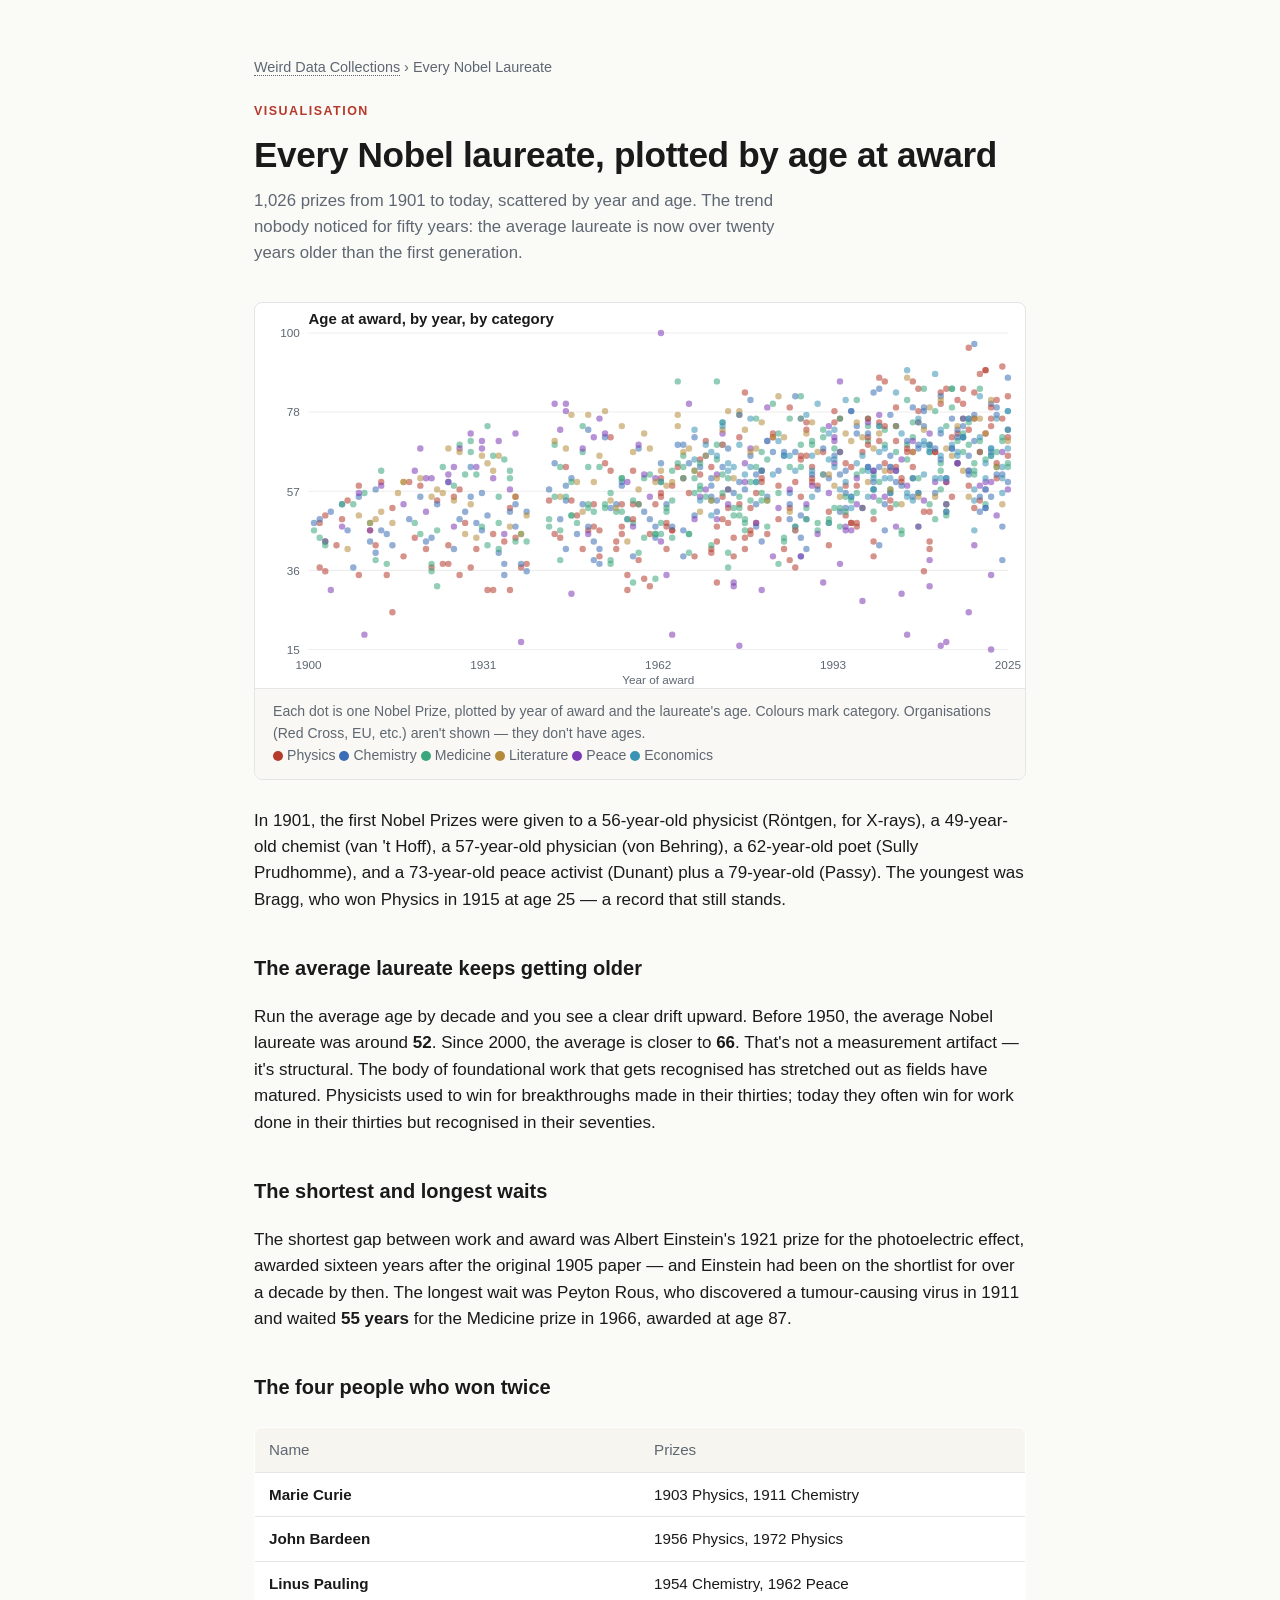
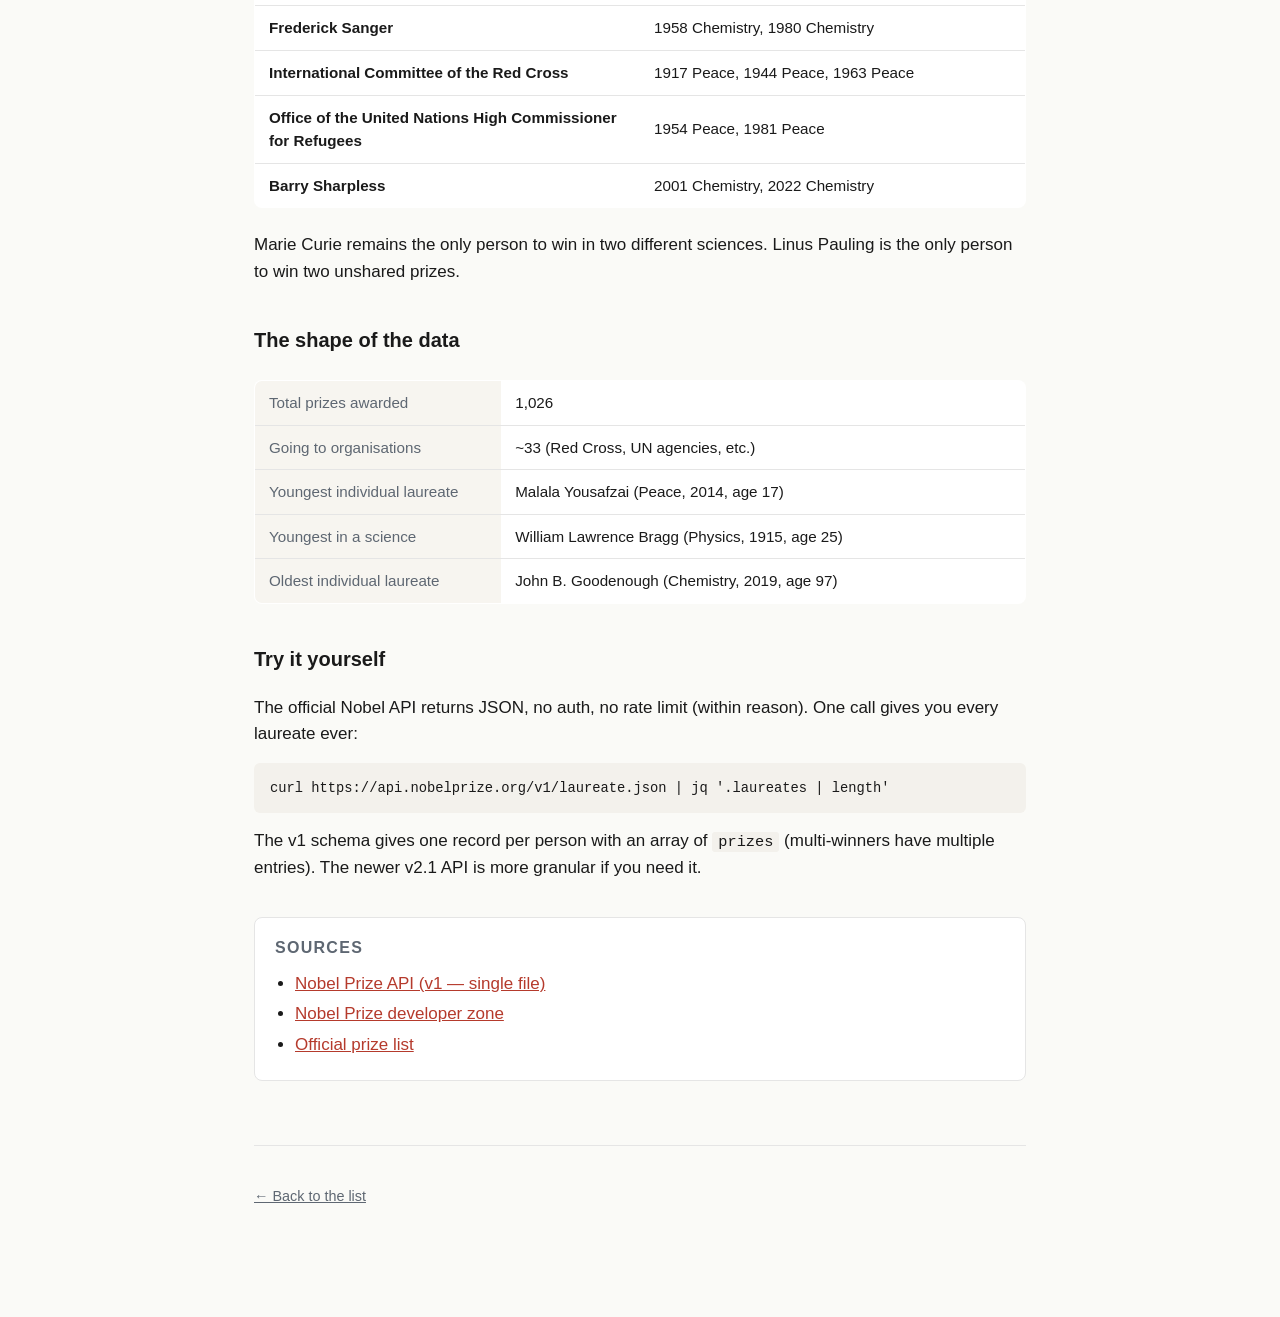
<file: datasets/every-nobel-laureate/index.html>
<!DOCTYPE html>
<html lang="en">
<head>
    <meta charset="UTF-8">
    <meta name="viewport" content="width=device-width, initial-scale=1.0">
    <title>Every Nobel Laureate, Plotted by Age at Award | Weird Data Collections</title>
    <meta name="description" content="All 1,026 Nobel Prizes since 1901 visualised by year and age at award. The slow drift upward, the youngest in each science, the four people who won twice.">
    <link rel="canonical" href="https://wierddatacollections.com/datasets/every-nobel-laureate/">
    <meta name="robots" content="index, follow, max-image-preview:large">
    <meta name="theme-color" content="#b53a2c">
    <link rel="icon" type="image/svg+xml" href="/favicon.svg">
    <link rel="stylesheet" href="/styles.css">
    <meta property="og:type" content="article">
    <meta property="og:site_name" content="Weird Data Collections">
    <meta property="og:title" content="Every Nobel Laureate, Plotted by Age at Award">
    <meta property="og:description" content="All Nobel Prizes since 1901 visualised by year and age. The average laureate keeps getting older.">
    <meta property="og:url" content="https://wierddatacollections.com/datasets/every-nobel-laureate/">
    <meta property="og:image" content="https://wierddatacollections.com/og-image.png">
    <meta property="og:image:width" content="1200">
    <meta property="og:image:height" content="630">
    <meta name="twitter:card" content="summary_large_image">
    <meta name="twitter:title" content="Every Nobel Laureate, Plotted by Age at Award">
    <meta name="twitter:description" content="All Nobel Prizes since 1901 visualised by year and age. The average laureate keeps getting older.">
    <meta name="twitter:image" content="https://wierddatacollections.com/og-image.png">
    <script type="application/ld+json">{
  "@context": "https://schema.org",
  "@type": "Article",
  "headline": "Every Nobel Laureate, Plotted by Age at Award | Weird Data Collections",
  "description": "All 1,026 Nobel Prizes since 1901 visualised by year and age at award. The slow drift upward, the youngest in each science, the four people who won twice.",
  "url": "https://wierddatacollections.com/datasets/every-nobel-laureate/",
  "image": "https://wierddatacollections.com/og-image.png",
  "author": {
    "@type": "Organization",
    "name": "Weird Data Collections"
  },
  "publisher": {
    "@type": "Organization",
    "name": "Weird Data Collections"
  }
}</script>
</head>
<body>
    <div class="wrap">
        <nav class="crumb"><a href="/">Weird Data Collections</a> &rsaquo; <span>Every Nobel Laureate</span></nav>
        <article>
<header>
                <p class="kicker">Visualisation</p>
                <h1>Every Nobel laureate, plotted by age at award</h1>
                <p class="subtitle">1,026 prizes from 1901 to today, scattered by year and age. The trend nobody noticed for fifty years: the average laureate is now over twenty years older than the first generation.</p>
            </header>

            <figure>
                <svg viewBox="0 0 720 360" xmlns="http://www.w3.org/2000/svg" role="img" aria-label="Age at award, by year, by category">
<text x="50" y="20" font-family="-apple-system, sans-serif" font-size="14" font-weight="600" fill="#1a1a1a">Age at award, by year, by category</text>
<line x1="50" x2="704" y1="324.0" y2="324.0" stroke="#eee"/>
<text x="42" y="328.0" font-family="-apple-system, sans-serif" font-size="11" fill="#5e6772" text-anchor="end">15</text>
<line x1="50" x2="704" y1="250.0" y2="250.0" stroke="#eee"/>
<text x="42" y="254.0" font-family="-apple-system, sans-serif" font-size="11" fill="#5e6772" text-anchor="end">36</text>
<line x1="50" x2="704" y1="176.0" y2="176.0" stroke="#eee"/>
<text x="42" y="180.0" font-family="-apple-system, sans-serif" font-size="11" fill="#5e6772" text-anchor="end">57</text>
<line x1="50" x2="704" y1="102.0" y2="102.0" stroke="#eee"/>
<text x="42" y="106.0" font-family="-apple-system, sans-serif" font-size="11" fill="#5e6772" text-anchor="end">78</text>
<line x1="50" x2="704" y1="28.0" y2="28.0" stroke="#eee"/>
<text x="42" y="32.0" font-family="-apple-system, sans-serif" font-size="11" fill="#5e6772" text-anchor="end">100</text>
<text x="50.0" y="342" font-family="-apple-system, sans-serif" font-size="11" fill="#5e6772" text-anchor="middle">1900</text>
<text x="213.5" y="342" font-family="-apple-system, sans-serif" font-size="11" fill="#5e6772" text-anchor="middle">1931</text>
<text x="377.0" y="342" font-family="-apple-system, sans-serif" font-size="11" fill="#5e6772" text-anchor="middle">1962</text>
<text x="540.5" y="342" font-family="-apple-system, sans-serif" font-size="11" fill="#5e6772" text-anchor="middle">1993</text>
<text x="704.0" y="342" font-family="-apple-system, sans-serif" font-size="11" fill="#5e6772" text-anchor="middle">2025</text>
<circle cx="60.5" cy="205.6" r="3" fill="#b53a2c" opacity="0.55"/>
<circle cx="60.5" cy="247.4" r="3" fill="#b53a2c" opacity="0.55"/>
<circle cx="65.7" cy="198.6" r="3" fill="#b53a2c" opacity="0.55"/>
<circle cx="65.7" cy="223.0" r="3" fill="#b53a2c" opacity="0.55"/>
<circle cx="65.7" cy="250.9" r="3" fill="#b53a2c" opacity="0.55"/>
<circle cx="107.6" cy="223.0" r="3" fill="#3a6db5" opacity="0.55"/>
<circle cx="76.2" cy="226.5" r="3" fill="#b53a2c" opacity="0.55"/>
<circle cx="81.4" cy="202.1" r="3" fill="#b53a2c" opacity="0.55"/>
<circle cx="86.6" cy="184.7" r="3" fill="#b53a2c" opacity="0.55"/>
<circle cx="97.1" cy="254.4" r="3" fill="#b53a2c" opacity="0.55"/>
<circle cx="97.1" cy="170.8" r="3" fill="#b53a2c" opacity="0.55"/>
<circle cx="107.6" cy="212.6" r="3" fill="#b53a2c" opacity="0.55"/>
<circle cx="112.8" cy="226.5" r="3" fill="#b53a2c" opacity="0.55"/>
<circle cx="118.0" cy="167.3" r="3" fill="#b53a2c" opacity="0.55"/>
<circle cx="123.2" cy="254.4" r="3" fill="#b53a2c" opacity="0.55"/>
<circle cx="128.5" cy="191.7" r="3" fill="#b53a2c" opacity="0.55"/>
<circle cx="128.5" cy="289.2" r="3" fill="#b53a2c" opacity="0.55"/>
<circle cx="138.9" cy="236.9" r="3" fill="#b53a2c" opacity="0.55"/>
<circle cx="144.2" cy="167.3" r="3" fill="#b53a2c" opacity="0.55"/>
<circle cx="149.4" cy="219.5" r="3" fill="#b53a2c" opacity="0.55"/>
<circle cx="154.6" cy="170.8" r="3" fill="#b53a2c" opacity="0.55"/>
<circle cx="159.9" cy="230.0" r="3" fill="#b53a2c" opacity="0.55"/>
<circle cx="165.1" cy="247.4" r="3" fill="#b53a2c" opacity="0.55"/>
<circle cx="170.3" cy="184.7" r="3" fill="#b53a2c" opacity="0.55"/>
<circle cx="175.6" cy="243.9" r="3" fill="#b53a2c" opacity="0.55"/>
<circle cx="180.8" cy="226.5" r="3" fill="#b53a2c" opacity="0.55"/>
<circle cx="180.8" cy="243.9" r="3" fill="#b53a2c" opacity="0.55"/>
<circle cx="186.0" cy="181.2" r="3" fill="#b53a2c" opacity="0.55"/>
<circle cx="191.3" cy="254.4" r="3" fill="#b53a2c" opacity="0.55"/>
<circle cx="191.3" cy="174.3" r="3" fill="#b53a2c" opacity="0.55"/>
<circle cx="196.5" cy="205.6" r="3" fill="#b53a2c" opacity="0.55"/>
<circle cx="201.7" cy="247.4" r="3" fill="#b53a2c" opacity="0.55"/>
<circle cx="207.0" cy="230.0" r="3" fill="#b53a2c" opacity="0.55"/>
<circle cx="217.4" cy="268.3" r="3" fill="#b53a2c" opacity="0.55"/>
<circle cx="222.7" cy="216.0" r="3" fill="#b53a2c" opacity="0.55"/>
<circle cx="222.7" cy="268.3" r="3" fill="#b53a2c" opacity="0.55"/>
<circle cx="233.1" cy="223.0" r="3" fill="#b53a2c" opacity="0.55"/>
<circle cx="238.4" cy="191.7" r="3" fill="#b53a2c" opacity="0.55"/>
<circle cx="238.4" cy="268.3" r="3" fill="#b53a2c" opacity="0.55"/>
<circle cx="243.6" cy="181.2" r="3" fill="#b53a2c" opacity="0.55"/>
<circle cx="243.6" cy="219.5" r="3" fill="#b53a2c" opacity="0.55"/>
<circle cx="248.8" cy="247.4" r="3" fill="#b53a2c" opacity="0.55"/>
<circle cx="254.0" cy="243.9" r="3" fill="#b53a2c" opacity="0.55"/>
<circle cx="275.0" cy="184.7" r="3" fill="#b53a2c" opacity="0.55"/>
<circle cx="280.2" cy="216.0" r="3" fill="#b53a2c" opacity="0.55"/>
<circle cx="285.4" cy="219.5" r="3" fill="#b53a2c" opacity="0.55"/>
<circle cx="290.7" cy="153.4" r="3" fill="#b53a2c" opacity="0.55"/>
<circle cx="295.9" cy="184.7" r="3" fill="#b53a2c" opacity="0.55"/>
<circle cx="301.1" cy="198.6" r="3" fill="#b53a2c" opacity="0.55"/>
<circle cx="306.4" cy="230.0" r="3" fill="#b53a2c" opacity="0.55"/>
<circle cx="311.6" cy="212.6" r="3" fill="#b53a2c" opacity="0.55"/>
<circle cx="316.8" cy="188.2" r="3" fill="#b53a2c" opacity="0.55"/>
<circle cx="316.8" cy="209.1" r="3" fill="#b53a2c" opacity="0.55"/>
<circle cx="322.1" cy="212.6" r="3" fill="#b53a2c" opacity="0.55"/>
<circle cx="322.1" cy="236.9" r="3" fill="#b53a2c" opacity="0.55"/>
<circle cx="327.3" cy="149.9" r="3" fill="#b53a2c" opacity="0.55"/>
<circle cx="332.5" cy="125.5" r="3" fill="#b53a2c" opacity="0.55"/>
<circle cx="332.5" cy="156.8" r="3" fill="#b53a2c" opacity="0.55"/>
<circle cx="337.8" cy="230.0" r="3" fill="#b53a2c" opacity="0.55"/>
<circle cx="337.8" cy="223.0" r="3" fill="#b53a2c" opacity="0.55"/>
<circle cx="343.0" cy="216.0" r="3" fill="#b53a2c" opacity="0.55"/>
<circle cx="343.0" cy="209.1" r="3" fill="#b53a2c" opacity="0.55"/>
<circle cx="426.7" cy="153.4" r="3" fill="#b53a2c" opacity="0.55"/>
<circle cx="343.0" cy="188.2" r="3" fill="#b53a2c" opacity="0.55"/>
<circle cx="348.2" cy="254.4" r="3" fill="#b53a2c" opacity="0.55"/>
<circle cx="348.2" cy="268.3" r="3" fill="#b53a2c" opacity="0.55"/>
<circle cx="353.5" cy="188.2" r="3" fill="#b53a2c" opacity="0.55"/>
<circle cx="353.5" cy="156.8" r="3" fill="#b53a2c" opacity="0.55"/>
<circle cx="358.7" cy="188.2" r="3" fill="#b53a2c" opacity="0.55"/>
<circle cx="358.7" cy="240.4" r="3" fill="#b53a2c" opacity="0.55"/>
<circle cx="363.9" cy="257.8" r="3" fill="#b53a2c" opacity="0.55"/>
<circle cx="369.2" cy="216.0" r="3" fill="#b53a2c" opacity="0.55"/>
<circle cx="369.2" cy="264.8" r="3" fill="#b53a2c" opacity="0.55"/>
<circle cx="374.4" cy="188.2" r="3" fill="#b53a2c" opacity="0.55"/>
<circle cx="379.6" cy="163.8" r="3" fill="#b53a2c" opacity="0.55"/>
<circle cx="379.6" cy="177.7" r="3" fill="#b53a2c" opacity="0.55"/>
<circle cx="379.6" cy="181.2" r="3" fill="#b53a2c" opacity="0.55"/>
<circle cx="384.8" cy="205.6" r="3" fill="#b53a2c" opacity="0.55"/>
<circle cx="384.8" cy="230.0" r="3" fill="#b53a2c" opacity="0.55"/>
<circle cx="384.8" cy="209.1" r="3" fill="#b53a2c" opacity="0.55"/>
<circle cx="390.1" cy="170.8" r="3" fill="#b53a2c" opacity="0.55"/>
<circle cx="390.1" cy="212.6" r="3" fill="#b53a2c" opacity="0.55"/>
<circle cx="390.1" cy="212.6" r="3" fill="#b53a2c" opacity="0.55"/>
<circle cx="395.3" cy="153.4" r="3" fill="#b53a2c" opacity="0.55"/>
<circle cx="400.5" cy="163.8" r="3" fill="#b53a2c" opacity="0.55"/>
<circle cx="405.8" cy="177.7" r="3" fill="#b53a2c" opacity="0.55"/>
<circle cx="411.0" cy="236.9" r="3" fill="#b53a2c" opacity="0.55"/>
<circle cx="416.2" cy="160.3" r="3" fill="#b53a2c" opacity="0.55"/>
<circle cx="416.2" cy="146.4" r="3" fill="#b53a2c" opacity="0.55"/>
<circle cx="421.5" cy="129.0" r="3" fill="#b53a2c" opacity="0.55"/>
<circle cx="426.7" cy="230.0" r="3" fill="#b53a2c" opacity="0.55"/>
<circle cx="426.7" cy="233.5" r="3" fill="#b53a2c" opacity="0.55"/>
<circle cx="431.9" cy="209.1" r="3" fill="#b53a2c" opacity="0.55"/>
<circle cx="431.9" cy="223.0" r="3" fill="#b53a2c" opacity="0.55"/>
<circle cx="431.9" cy="261.3" r="3" fill="#b53a2c" opacity="0.55"/>
<circle cx="437.2" cy="181.2" r="3" fill="#b53a2c" opacity="0.55"/>
<circle cx="437.2" cy="202.1" r="3" fill="#b53a2c" opacity="0.55"/>
<circle cx="442.4" cy="191.7" r="3" fill="#b53a2c" opacity="0.55"/>
<circle cx="442.4" cy="205.6" r="3" fill="#b53a2c" opacity="0.55"/>
<circle cx="442.4" cy="174.3" r="3" fill="#b53a2c" opacity="0.55"/>
<circle cx="447.6" cy="219.5" r="3" fill="#b53a2c" opacity="0.55"/>
<circle cx="447.6" cy="236.9" r="3" fill="#b53a2c" opacity="0.55"/>
<circle cx="452.9" cy="188.2" r="3" fill="#b53a2c" opacity="0.55"/>
<circle cx="452.9" cy="125.5" r="3" fill="#b53a2c" opacity="0.55"/>
<circle cx="452.9" cy="104.6" r="3" fill="#b53a2c" opacity="0.55"/>
<circle cx="458.1" cy="83.7" r="3" fill="#b53a2c" opacity="0.55"/>
<circle cx="458.1" cy="219.5" r="3" fill="#b53a2c" opacity="0.55"/>
<circle cx="458.1" cy="230.0" r="3" fill="#b53a2c" opacity="0.55"/>
<circle cx="463.3" cy="212.6" r="3" fill="#b53a2c" opacity="0.55"/>
<circle cx="463.3" cy="191.7" r="3" fill="#b53a2c" opacity="0.55"/>
<circle cx="463.3" cy="216.0" r="3" fill="#b53a2c" opacity="0.55"/>
<circle cx="468.6" cy="205.6" r="3" fill="#b53a2c" opacity="0.55"/>
<circle cx="468.6" cy="177.7" r="3" fill="#b53a2c" opacity="0.55"/>
<circle cx="473.8" cy="163.8" r="3" fill="#b53a2c" opacity="0.55"/>
<circle cx="473.8" cy="167.3" r="3" fill="#b53a2c" opacity="0.55"/>
<circle cx="473.8" cy="156.8" r="3" fill="#b53a2c" opacity="0.55"/>
<circle cx="479.0" cy="216.0" r="3" fill="#b53a2c" opacity="0.55"/>
<circle cx="484.3" cy="122.0" r="3" fill="#b53a2c" opacity="0.55"/>
<circle cx="484.3" cy="125.5" r="3" fill="#b53a2c" opacity="0.55"/>
<circle cx="489.5" cy="202.1" r="3" fill="#b53a2c" opacity="0.55"/>
<circle cx="489.5" cy="170.8" r="3" fill="#b53a2c" opacity="0.55"/>
<circle cx="494.7" cy="230.0" r="3" fill="#b53a2c" opacity="0.55"/>
<circle cx="500.0" cy="97.6" r="3" fill="#b53a2c" opacity="0.55"/>
<circle cx="500.0" cy="240.4" r="3" fill="#b53a2c" opacity="0.55"/>
<circle cx="500.0" cy="191.7" r="3" fill="#b53a2c" opacity="0.55"/>
<circle cx="505.2" cy="247.4" r="3" fill="#b53a2c" opacity="0.55"/>
<circle cx="505.2" cy="167.3" r="3" fill="#b53a2c" opacity="0.55"/>
<circle cx="510.4" cy="146.4" r="3" fill="#b53a2c" opacity="0.55"/>
<circle cx="510.4" cy="181.2" r="3" fill="#b53a2c" opacity="0.55"/>
<circle cx="510.4" cy="142.9" r="3" fill="#b53a2c" opacity="0.55"/>
<circle cx="515.6" cy="118.5" r="3" fill="#b53a2c" opacity="0.55"/>
<circle cx="515.6" cy="142.9" r="3" fill="#b53a2c" opacity="0.55"/>
<circle cx="515.6" cy="111.6" r="3" fill="#b53a2c" opacity="0.55"/>
<circle cx="520.9" cy="167.3" r="3" fill="#b53a2c" opacity="0.55"/>
<circle cx="520.9" cy="153.4" r="3" fill="#b53a2c" opacity="0.55"/>
<circle cx="520.9" cy="163.8" r="3" fill="#b53a2c" opacity="0.55"/>
<circle cx="526.1" cy="170.8" r="3" fill="#b53a2c" opacity="0.55"/>
<circle cx="531.3" cy="139.4" r="3" fill="#b53a2c" opacity="0.55"/>
<circle cx="536.6" cy="226.5" r="3" fill="#b53a2c" opacity="0.55"/>
<circle cx="536.6" cy="195.2" r="3" fill="#b53a2c" opacity="0.55"/>
<circle cx="541.8" cy="111.6" r="3" fill="#b53a2c" opacity="0.55"/>
<circle cx="541.8" cy="101.1" r="3" fill="#b53a2c" opacity="0.55"/>
<circle cx="547.0" cy="139.4" r="3" fill="#b53a2c" opacity="0.55"/>
<circle cx="547.0" cy="108.1" r="3" fill="#b53a2c" opacity="0.55"/>
<circle cx="552.3" cy="149.9" r="3" fill="#b53a2c" opacity="0.55"/>
<circle cx="552.3" cy="198.6" r="3" fill="#b53a2c" opacity="0.55"/>
<circle cx="552.3" cy="170.8" r="3" fill="#b53a2c" opacity="0.55"/>
<circle cx="557.5" cy="205.6" r="3" fill="#b53a2c" opacity="0.55"/>
<circle cx="557.5" cy="153.4" r="3" fill="#b53a2c" opacity="0.55"/>
<circle cx="557.5" cy="205.6" r="3" fill="#b53a2c" opacity="0.55"/>
<circle cx="562.7" cy="209.1" r="3" fill="#b53a2c" opacity="0.55"/>
<circle cx="562.7" cy="205.6" r="3" fill="#b53a2c" opacity="0.55"/>
<circle cx="562.7" cy="170.8" r="3" fill="#b53a2c" opacity="0.55"/>
<circle cx="568.0" cy="191.7" r="3" fill="#b53a2c" opacity="0.55"/>
<circle cx="568.0" cy="139.4" r="3" fill="#b53a2c" opacity="0.55"/>
<circle cx="55.2" cy="205.6" r="3" fill="#3a6db5" opacity="0.55"/>
<circle cx="60.5" cy="202.1" r="3" fill="#3a6db5" opacity="0.55"/>
<circle cx="65.7" cy="223.0" r="3" fill="#3a6db5" opacity="0.55"/>
<circle cx="70.9" cy="195.2" r="3" fill="#3a6db5" opacity="0.55"/>
<circle cx="81.4" cy="188.2" r="3" fill="#3a6db5" opacity="0.55"/>
<circle cx="86.6" cy="212.6" r="3" fill="#3a6db5" opacity="0.55"/>
<circle cx="91.9" cy="247.4" r="3" fill="#3a6db5" opacity="0.55"/>
<circle cx="97.1" cy="181.2" r="3" fill="#3a6db5" opacity="0.55"/>
<circle cx="112.8" cy="233.5" r="3" fill="#3a6db5" opacity="0.55"/>
<circle cx="112.8" cy="174.3" r="3" fill="#3a6db5" opacity="0.55"/>
<circle cx="118.0" cy="212.6" r="3" fill="#3a6db5" opacity="0.55"/>
<circle cx="123.2" cy="216.0" r="3" fill="#3a6db5" opacity="0.55"/>
<circle cx="128.5" cy="226.5" r="3" fill="#3a6db5" opacity="0.55"/>
<circle cx="144.2" cy="202.1" r="3" fill="#3a6db5" opacity="0.55"/>
<circle cx="154.6" cy="181.2" r="3" fill="#3a6db5" opacity="0.55"/>
<circle cx="159.9" cy="223.0" r="3" fill="#3a6db5" opacity="0.55"/>
<circle cx="165.1" cy="219.5" r="3" fill="#3a6db5" opacity="0.55"/>
<circle cx="170.3" cy="188.2" r="3" fill="#3a6db5" opacity="0.55"/>
<circle cx="180.8" cy="167.3" r="3" fill="#3a6db5" opacity="0.55"/>
<circle cx="186.0" cy="230.0" r="3" fill="#3a6db5" opacity="0.55"/>
<circle cx="191.3" cy="202.1" r="3" fill="#3a6db5" opacity="0.55"/>
<circle cx="196.5" cy="195.2" r="3" fill="#3a6db5" opacity="0.55"/>
<circle cx="201.7" cy="153.4" r="3" fill="#3a6db5" opacity="0.55"/>
<circle cx="201.7" cy="181.2" r="3" fill="#3a6db5" opacity="0.55"/>
<circle cx="207.0" cy="205.6" r="3" fill="#3a6db5" opacity="0.55"/>
<circle cx="212.2" cy="177.7" r="3" fill="#3a6db5" opacity="0.55"/>
<circle cx="212.2" cy="212.6" r="3" fill="#3a6db5" opacity="0.55"/>
<circle cx="217.4" cy="198.6" r="3" fill="#3a6db5" opacity="0.55"/>
<circle cx="227.9" cy="233.5" r="3" fill="#3a6db5" opacity="0.55"/>
<circle cx="233.1" cy="254.4" r="3" fill="#3a6db5" opacity="0.55"/>
<circle cx="233.1" cy="243.9" r="3" fill="#3a6db5" opacity="0.55"/>
<circle cx="238.4" cy="195.2" r="3" fill="#3a6db5" opacity="0.55"/>
<circle cx="243.6" cy="188.2" r="3" fill="#3a6db5" opacity="0.55"/>
<circle cx="243.6" cy="209.1" r="3" fill="#3a6db5" opacity="0.55"/>
<circle cx="248.8" cy="243.9" r="3" fill="#3a6db5" opacity="0.55"/>
<circle cx="254.0" cy="250.9" r="3" fill="#3a6db5" opacity="0.55"/>
<circle cx="254.0" cy="195.2" r="3" fill="#3a6db5" opacity="0.55"/>
<circle cx="275.0" cy="174.3" r="3" fill="#3a6db5" opacity="0.55"/>
<circle cx="280.2" cy="149.9" r="3" fill="#3a6db5" opacity="0.55"/>
<circle cx="285.4" cy="202.1" r="3" fill="#3a6db5" opacity="0.55"/>
<circle cx="290.7" cy="170.8" r="3" fill="#3a6db5" opacity="0.55"/>
<circle cx="290.7" cy="184.7" r="3" fill="#3a6db5" opacity="0.55"/>
<circle cx="290.7" cy="230.0" r="3" fill="#3a6db5" opacity="0.55"/>
<circle cx="295.9" cy="163.8" r="3" fill="#3a6db5" opacity="0.55"/>
<circle cx="301.1" cy="216.0" r="3" fill="#3a6db5" opacity="0.55"/>
<circle cx="306.4" cy="188.2" r="3" fill="#3a6db5" opacity="0.55"/>
<circle cx="311.6" cy="118.5" r="3" fill="#3a6db5" opacity="0.55"/>
<circle cx="311.6" cy="209.1" r="3" fill="#3a6db5" opacity="0.55"/>
<circle cx="316.8" cy="223.0" r="3" fill="#3a6db5" opacity="0.55"/>
<circle cx="316.8" cy="240.4" r="3" fill="#3a6db5" opacity="0.55"/>
<circle cx="322.1" cy="230.0" r="3" fill="#3a6db5" opacity="0.55"/>
<circle cx="322.1" cy="243.9" r="3" fill="#3a6db5" opacity="0.55"/>
<circle cx="327.3" cy="125.5" r="3" fill="#3a6db5" opacity="0.55"/>
<circle cx="332.5" cy="191.7" r="3" fill="#3a6db5" opacity="0.55"/>
<circle cx="374.4" cy="163.8" r="3" fill="#7c3ab5" opacity="0.55"/>
<circle cx="337.8" cy="188.2" r="3" fill="#3a6db5" opacity="0.55"/>
<circle cx="343.0" cy="170.8" r="3" fill="#3a6db5" opacity="0.55"/>
<circle cx="343.0" cy="167.3" r="3" fill="#3a6db5" opacity="0.55"/>
<circle cx="348.2" cy="202.1" r="3" fill="#3a6db5" opacity="0.55"/>
<circle cx="353.5" cy="236.9" r="3" fill="#3a6db5" opacity="0.55"/>
<circle cx="468.6" cy="160.3" r="3" fill="#3a6db5" opacity="0.55"/>
<circle cx="358.7" cy="136.0" r="3" fill="#3a6db5" opacity="0.55"/>
<circle cx="363.9" cy="195.2" r="3" fill="#3a6db5" opacity="0.55"/>
<circle cx="369.2" cy="202.1" r="3" fill="#3a6db5" opacity="0.55"/>
<circle cx="374.4" cy="209.1" r="3" fill="#3a6db5" opacity="0.55"/>
<circle cx="374.4" cy="219.5" r="3" fill="#3a6db5" opacity="0.55"/>
<circle cx="379.6" cy="149.9" r="3" fill="#3a6db5" opacity="0.55"/>
<circle cx="379.6" cy="167.3" r="3" fill="#3a6db5" opacity="0.55"/>
<circle cx="384.8" cy="188.2" r="3" fill="#3a6db5" opacity="0.55"/>
<circle cx="390.1" cy="209.1" r="3" fill="#3a6db5" opacity="0.55"/>
<circle cx="395.3" cy="132.5" r="3" fill="#3a6db5" opacity="0.55"/>
<circle cx="400.5" cy="236.9" r="3" fill="#3a6db5" opacity="0.55"/>
<circle cx="400.5" cy="132.5" r="3" fill="#3a6db5" opacity="0.55"/>
<circle cx="400.5" cy="212.6" r="3" fill="#3a6db5" opacity="0.55"/>
<circle cx="405.8" cy="149.9" r="3" fill="#3a6db5" opacity="0.55"/>
<circle cx="411.0" cy="198.6" r="3" fill="#3a6db5" opacity="0.55"/>
<circle cx="411.0" cy="125.5" r="3" fill="#3a6db5" opacity="0.55"/>
<circle cx="416.2" cy="153.4" r="3" fill="#3a6db5" opacity="0.55"/>
<circle cx="421.5" cy="142.9" r="3" fill="#3a6db5" opacity="0.55"/>
<circle cx="426.7" cy="181.2" r="3" fill="#3a6db5" opacity="0.55"/>
<circle cx="426.7" cy="170.8" r="3" fill="#3a6db5" opacity="0.55"/>
<circle cx="426.7" cy="163.8" r="3" fill="#3a6db5" opacity="0.55"/>
<circle cx="431.9" cy="184.7" r="3" fill="#3a6db5" opacity="0.55"/>
<circle cx="431.9" cy="195.2" r="3" fill="#3a6db5" opacity="0.55"/>
<circle cx="437.2" cy="153.4" r="3" fill="#3a6db5" opacity="0.55"/>
<circle cx="442.4" cy="174.3" r="3" fill="#3a6db5" opacity="0.55"/>
<circle cx="442.4" cy="136.0" r="3" fill="#3a6db5" opacity="0.55"/>
<circle cx="447.6" cy="177.7" r="3" fill="#3a6db5" opacity="0.55"/>
<circle cx="452.9" cy="167.3" r="3" fill="#3a6db5" opacity="0.55"/>
<circle cx="458.1" cy="174.3" r="3" fill="#3a6db5" opacity="0.55"/>
<circle cx="463.3" cy="142.9" r="3" fill="#3a6db5" opacity="0.55"/>
<circle cx="463.3" cy="90.7" r="3" fill="#3a6db5" opacity="0.55"/>
<circle cx="468.6" cy="188.2" r="3" fill="#3a6db5" opacity="0.55"/>
<circle cx="468.6" cy="209.1" r="3" fill="#3a6db5" opacity="0.55"/>
<circle cx="473.8" cy="156.8" r="3" fill="#3a6db5" opacity="0.55"/>
<circle cx="473.8" cy="223.0" r="3" fill="#3a6db5" opacity="0.55"/>
<circle cx="479.0" cy="181.2" r="3" fill="#3a6db5" opacity="0.55"/>
<circle cx="484.3" cy="139.4" r="3" fill="#3a6db5" opacity="0.55"/>
<circle cx="489.5" cy="156.8" r="3" fill="#3a6db5" opacity="0.55"/>
<circle cx="494.7" cy="139.4" r="3" fill="#3a6db5" opacity="0.55"/>
<circle cx="494.7" cy="142.9" r="3" fill="#3a6db5" opacity="0.55"/>
<circle cx="500.0" cy="188.2" r="3" fill="#3a6db5" opacity="0.55"/>
<circle cx="500.0" cy="202.1" r="3" fill="#3a6db5" opacity="0.55"/>
<circle cx="500.0" cy="177.7" r="3" fill="#3a6db5" opacity="0.55"/>
<circle cx="505.2" cy="139.4" r="3" fill="#3a6db5" opacity="0.55"/>
<circle cx="505.2" cy="209.1" r="3" fill="#3a6db5" opacity="0.55"/>
<circle cx="505.2" cy="87.2" r="3" fill="#3a6db5" opacity="0.55"/>
<circle cx="510.4" cy="219.5" r="3" fill="#3a6db5" opacity="0.55"/>
<circle cx="510.4" cy="198.6" r="3" fill="#3a6db5" opacity="0.55"/>
<circle cx="510.4" cy="236.9" r="3" fill="#3a6db5" opacity="0.55"/>
<circle cx="515.6" cy="202.1" r="3" fill="#3a6db5" opacity="0.55"/>
<circle cx="515.6" cy="230.0" r="3" fill="#3a6db5" opacity="0.55"/>
<circle cx="520.9" cy="160.3" r="3" fill="#3a6db5" opacity="0.55"/>
<circle cx="526.1" cy="174.3" r="3" fill="#3a6db5" opacity="0.55"/>
<circle cx="531.3" cy="136.0" r="3" fill="#3a6db5" opacity="0.55"/>
<circle cx="536.6" cy="205.6" r="3" fill="#3a6db5" opacity="0.55"/>
<circle cx="536.6" cy="163.8" r="3" fill="#3a6db5" opacity="0.55"/>
<circle cx="541.8" cy="142.9" r="3" fill="#3a6db5" opacity="0.55"/>
<circle cx="547.0" cy="160.3" r="3" fill="#3a6db5" opacity="0.55"/>
<circle cx="547.0" cy="195.2" r="3" fill="#3a6db5" opacity="0.55"/>
<circle cx="547.0" cy="139.4" r="3" fill="#3a6db5" opacity="0.55"/>
<circle cx="552.3" cy="156.8" r="3" fill="#3a6db5" opacity="0.55"/>
<circle cx="552.3" cy="177.7" r="3" fill="#3a6db5" opacity="0.55"/>
<circle cx="552.3" cy="191.7" r="3" fill="#3a6db5" opacity="0.55"/>
<circle cx="557.5" cy="101.1" r="3" fill="#3a6db5" opacity="0.55"/>
<circle cx="557.5" cy="181.2" r="3" fill="#3a6db5" opacity="0.55"/>
<circle cx="557.5" cy="101.1" r="3" fill="#3a6db5" opacity="0.55"/>
<circle cx="562.7" cy="115.1" r="3" fill="#3a6db5" opacity="0.55"/>
<circle cx="562.7" cy="122.0" r="3" fill="#3a6db5" opacity="0.55"/>
<circle cx="568.0" cy="191.7" r="3" fill="#3a6db5" opacity="0.55"/>
<circle cx="55.2" cy="212.6" r="3" fill="#3aa67c" opacity="0.55"/>
<circle cx="60.5" cy="219.5" r="3" fill="#3aa67c" opacity="0.55"/>
<circle cx="65.7" cy="226.5" r="3" fill="#3aa67c" opacity="0.55"/>
<circle cx="81.4" cy="188.2" r="3" fill="#3aa67c" opacity="0.55"/>
<circle cx="91.9" cy="188.2" r="3" fill="#3aa67c" opacity="0.55"/>
<circle cx="102.3" cy="177.7" r="3" fill="#3aa67c" opacity="0.55"/>
<circle cx="107.6" cy="205.6" r="3" fill="#3aa67c" opacity="0.55"/>
<circle cx="112.8" cy="240.4" r="3" fill="#3aa67c" opacity="0.55"/>
<circle cx="118.0" cy="156.8" r="3" fill="#3aa67c" opacity="0.55"/>
<circle cx="123.2" cy="243.9" r="3" fill="#3aa67c" opacity="0.55"/>
<circle cx="149.4" cy="205.6" r="3" fill="#3aa67c" opacity="0.55"/>
<circle cx="154.6" cy="216.0" r="3" fill="#3aa67c" opacity="0.55"/>
<circle cx="165.1" cy="250.9" r="3" fill="#3aa67c" opacity="0.55"/>
<circle cx="165.1" cy="243.9" r="3" fill="#3aa67c" opacity="0.55"/>
<circle cx="170.3" cy="264.8" r="3" fill="#3aa67c" opacity="0.55"/>
<circle cx="170.3" cy="212.6" r="3" fill="#3aa67c" opacity="0.55"/>
<circle cx="175.6" cy="153.4" r="3" fill="#3aa67c" opacity="0.55"/>
<circle cx="186.0" cy="170.8" r="3" fill="#3aa67c" opacity="0.55"/>
<circle cx="191.3" cy="132.5" r="3" fill="#3aa67c" opacity="0.55"/>
<circle cx="196.5" cy="160.3" r="3" fill="#3aa67c" opacity="0.55"/>
<circle cx="201.7" cy="129.0" r="3" fill="#3aa67c" opacity="0.55"/>
<circle cx="201.7" cy="139.4" r="3" fill="#3aa67c" opacity="0.55"/>
<circle cx="207.0" cy="160.3" r="3" fill="#3aa67c" opacity="0.55"/>
<circle cx="212.2" cy="209.1" r="3" fill="#3aa67c" opacity="0.55"/>
<circle cx="217.4" cy="115.1" r="3" fill="#3aa67c" opacity="0.55"/>
<circle cx="217.4" cy="226.5" r="3" fill="#3aa67c" opacity="0.55"/>
<circle cx="222.7" cy="142.9" r="3" fill="#3aa67c" opacity="0.55"/>
<circle cx="227.9" cy="181.2" r="3" fill="#3aa67c" opacity="0.55"/>
<circle cx="227.9" cy="205.6" r="3" fill="#3aa67c" opacity="0.55"/>
<circle cx="227.9" cy="230.0" r="3" fill="#3aa67c" opacity="0.55"/>
<circle cx="233.1" cy="146.4" r="3" fill="#3aa67c" opacity="0.55"/>
<circle cx="238.4" cy="163.8" r="3" fill="#3aa67c" opacity="0.55"/>
<circle cx="238.4" cy="156.8" r="3" fill="#3aa67c" opacity="0.55"/>
<circle cx="243.6" cy="223.0" r="3" fill="#3aa67c" opacity="0.55"/>
<circle cx="248.8" cy="216.0" r="3" fill="#3aa67c" opacity="0.55"/>
<circle cx="254.0" cy="223.0" r="3" fill="#3aa67c" opacity="0.55"/>
<circle cx="275.0" cy="209.1" r="3" fill="#3aa67c" opacity="0.55"/>
<circle cx="275.0" cy="202.1" r="3" fill="#3aa67c" opacity="0.55"/>
<circle cx="280.2" cy="132.5" r="3" fill="#3aa67c" opacity="0.55"/>
<circle cx="280.2" cy="181.2" r="3" fill="#3aa67c" opacity="0.55"/>
<circle cx="285.4" cy="153.4" r="3" fill="#3aa67c" opacity="0.55"/>
<circle cx="285.4" cy="240.4" r="3" fill="#3aa67c" opacity="0.55"/>
<circle cx="285.4" cy="212.6" r="3" fill="#3aa67c" opacity="0.55"/>
<circle cx="290.7" cy="181.2" r="3" fill="#3aa67c" opacity="0.55"/>
<circle cx="295.9" cy="198.6" r="3" fill="#3aa67c" opacity="0.55"/>
<circle cx="295.9" cy="198.6" r="3" fill="#3aa67c" opacity="0.55"/>
<circle cx="295.9" cy="167.3" r="3" fill="#3aa67c" opacity="0.55"/>
<circle cx="301.1" cy="205.6" r="3" fill="#3aa67c" opacity="0.55"/>
<circle cx="306.4" cy="139.4" r="3" fill="#3aa67c" opacity="0.55"/>
<circle cx="306.4" cy="115.1" r="3" fill="#3aa67c" opacity="0.55"/>
<circle cx="311.6" cy="153.4" r="3" fill="#3aa67c" opacity="0.55"/>
<circle cx="311.6" cy="191.7" r="3" fill="#3aa67c" opacity="0.55"/>
<circle cx="311.6" cy="188.2" r="3" fill="#3aa67c" opacity="0.55"/>
<circle cx="316.8" cy="195.2" r="3" fill="#3aa67c" opacity="0.55"/>
<circle cx="322.1" cy="153.4" r="3" fill="#3aa67c" opacity="0.55"/>
<circle cx="327.3" cy="191.7" r="3" fill="#3aa67c" opacity="0.55"/>
<circle cx="327.3" cy="188.2" r="3" fill="#3aa67c" opacity="0.55"/>
<circle cx="332.5" cy="177.7" r="3" fill="#3aa67c" opacity="0.55"/>
<circle cx="332.5" cy="240.4" r="3" fill="#3aa67c" opacity="0.55"/>
<circle cx="332.5" cy="243.9" r="3" fill="#3aa67c" opacity="0.55"/>
<circle cx="337.8" cy="195.2" r="3" fill="#3aa67c" opacity="0.55"/>
<circle cx="343.0" cy="163.8" r="3" fill="#3aa67c" opacity="0.55"/>
<circle cx="343.0" cy="195.2" r="3" fill="#3aa67c" opacity="0.55"/>
<circle cx="343.0" cy="163.8" r="3" fill="#3aa67c" opacity="0.55"/>
<circle cx="348.2" cy="202.1" r="3" fill="#3aa67c" opacity="0.55"/>
<circle cx="353.5" cy="184.7" r="3" fill="#3aa67c" opacity="0.55"/>
<circle cx="353.5" cy="205.6" r="3" fill="#3aa67c" opacity="0.55"/>
<circle cx="353.5" cy="261.3" r="3" fill="#3aa67c" opacity="0.55"/>
<circle cx="358.7" cy="188.2" r="3" fill="#3aa67c" opacity="0.55"/>
<circle cx="358.7" cy="233.5" r="3" fill="#3aa67c" opacity="0.55"/>
<circle cx="363.9" cy="163.8" r="3" fill="#3aa67c" opacity="0.55"/>
<circle cx="363.9" cy="219.5" r="3" fill="#3aa67c" opacity="0.55"/>
<circle cx="369.2" cy="160.3" r="3" fill="#3aa67c" opacity="0.55"/>
<circle cx="374.4" cy="216.0" r="3" fill="#3aa67c" opacity="0.55"/>
<circle cx="374.4" cy="257.8" r="3" fill="#3aa67c" opacity="0.55"/>
<circle cx="374.4" cy="216.0" r="3" fill="#3aa67c" opacity="0.55"/>
<circle cx="379.6" cy="167.3" r="3" fill="#3aa67c" opacity="0.55"/>
<circle cx="379.6" cy="205.6" r="3" fill="#3aa67c" opacity="0.55"/>
<circle cx="379.6" cy="216.0" r="3" fill="#3aa67c" opacity="0.55"/>
<circle cx="384.8" cy="195.2" r="3" fill="#3aa67c" opacity="0.55"/>
<circle cx="384.8" cy="191.7" r="3" fill="#3aa67c" opacity="0.55"/>
<circle cx="390.1" cy="219.5" r="3" fill="#3aa67c" opacity="0.55"/>
<circle cx="390.1" cy="156.8" r="3" fill="#3aa67c" opacity="0.55"/>
<circle cx="390.1" cy="184.7" r="3" fill="#3aa67c" opacity="0.55"/>
<circle cx="395.3" cy="73.3" r="3" fill="#3aa67c" opacity="0.55"/>
<circle cx="395.3" cy="149.9" r="3" fill="#3aa67c" opacity="0.55"/>
<circle cx="400.5" cy="142.9" r="3" fill="#3aa67c" opacity="0.55"/>
<circle cx="400.5" cy="153.4" r="3" fill="#3aa67c" opacity="0.55"/>
<circle cx="400.5" cy="163.8" r="3" fill="#3aa67c" opacity="0.55"/>
<circle cx="405.8" cy="216.0" r="3" fill="#3aa67c" opacity="0.55"/>
<circle cx="405.8" cy="216.0" r="3" fill="#3aa67c" opacity="0.55"/>
<circle cx="405.8" cy="233.5" r="3" fill="#3aa67c" opacity="0.55"/>
<circle cx="411.0" cy="156.8" r="3" fill="#3aa67c" opacity="0.55"/>
<circle cx="411.0" cy="163.8" r="3" fill="#3aa67c" opacity="0.55"/>
<circle cx="411.0" cy="177.7" r="3" fill="#3aa67c" opacity="0.55"/>
<circle cx="416.2" cy="170.8" r="3" fill="#3aa67c" opacity="0.55"/>
<circle cx="416.2" cy="149.9" r="3" fill="#3aa67c" opacity="0.55"/>
<circle cx="416.2" cy="174.3" r="3" fill="#3aa67c" opacity="0.55"/>
<circle cx="421.5" cy="181.2" r="3" fill="#3aa67c" opacity="0.55"/>
<circle cx="426.7" cy="226.5" r="3" fill="#3aa67c" opacity="0.55"/>
<circle cx="426.7" cy="184.7" r="3" fill="#3aa67c" opacity="0.55"/>
<circle cx="431.9" cy="73.3" r="3" fill="#3aa67c" opacity="0.55"/>
<circle cx="431.9" cy="132.5" r="3" fill="#3aa67c" opacity="0.55"/>
<circle cx="431.9" cy="146.4" r="3" fill="#3aa67c" opacity="0.55"/>
<circle cx="437.2" cy="111.6" r="3" fill="#3aa67c" opacity="0.55"/>
<circle cx="437.2" cy="177.7" r="3" fill="#3aa67c" opacity="0.55"/>
<circle cx="437.2" cy="160.3" r="3" fill="#3aa67c" opacity="0.55"/>
<circle cx="442.4" cy="247.4" r="3" fill="#3aa67c" opacity="0.55"/>
<circle cx="442.4" cy="163.8" r="3" fill="#3aa67c" opacity="0.55"/>
<circle cx="442.4" cy="233.5" r="3" fill="#3aa67c" opacity="0.55"/>
<circle cx="447.6" cy="198.6" r="3" fill="#3aa67c" opacity="0.55"/>
<circle cx="447.6" cy="191.7" r="3" fill="#3aa67c" opacity="0.55"/>
<circle cx="452.9" cy="191.7" r="3" fill="#3aa67c" opacity="0.55"/>
<circle cx="452.9" cy="198.6" r="3" fill="#3aa67c" opacity="0.55"/>
<circle cx="452.9" cy="181.2" r="3" fill="#3aa67c" opacity="0.55"/>
<circle cx="458.1" cy="205.6" r="3" fill="#3aa67c" opacity="0.55"/>
<circle cx="458.1" cy="202.1" r="3" fill="#3aa67c" opacity="0.55"/>
<circle cx="458.1" cy="212.6" r="3" fill="#3aa67c" opacity="0.55"/>
<circle cx="463.3" cy="184.7" r="3" fill="#3aa67c" opacity="0.55"/>
<circle cx="463.3" cy="167.3" r="3" fill="#3aa67c" opacity="0.55"/>
<circle cx="468.6" cy="167.3" r="3" fill="#3aa67c" opacity="0.55"/>
<circle cx="468.6" cy="153.4" r="3" fill="#3aa67c" opacity="0.55"/>
<circle cx="468.6" cy="108.1" r="3" fill="#3aa67c" opacity="0.55"/>
<circle cx="473.8" cy="139.4" r="3" fill="#3aa67c" opacity="0.55"/>
<circle cx="473.8" cy="184.7" r="3" fill="#3aa67c" opacity="0.55"/>
<circle cx="473.8" cy="177.7" r="3" fill="#3aa67c" opacity="0.55"/>
<circle cx="479.0" cy="146.4" r="3" fill="#3aa67c" opacity="0.55"/>
<circle cx="479.0" cy="209.1" r="3" fill="#3aa67c" opacity="0.55"/>
<circle cx="479.0" cy="184.7" r="3" fill="#3aa67c" opacity="0.55"/>
<circle cx="484.3" cy="94.2" r="3" fill="#3aa67c" opacity="0.55"/>
<circle cx="489.5" cy="122.0" r="3" fill="#3aa67c" opacity="0.55"/>
<circle cx="489.5" cy="243.9" r="3" fill="#3aa67c" opacity="0.55"/>
<circle cx="489.5" cy="177.7" r="3" fill="#3aa67c" opacity="0.55"/>
<circle cx="494.7" cy="223.0" r="3" fill="#3aa67c" opacity="0.55"/>
<circle cx="494.7" cy="219.5" r="3" fill="#3aa67c" opacity="0.55"/>
<circle cx="500.0" cy="153.4" r="3" fill="#3aa67c" opacity="0.55"/>
<circle cx="500.0" cy="108.1" r="3" fill="#3aa67c" opacity="0.55"/>
<circle cx="505.2" cy="209.1" r="3" fill="#3aa67c" opacity="0.55"/>
<circle cx="510.4" cy="153.4" r="3" fill="#3aa67c" opacity="0.55"/>
<circle cx="510.4" cy="132.5" r="3" fill="#3aa67c" opacity="0.55"/>
<circle cx="510.4" cy="87.2" r="3" fill="#3aa67c" opacity="0.55"/>
<circle cx="515.6" cy="191.7" r="3" fill="#3aa67c" opacity="0.55"/>
<circle cx="515.6" cy="202.1" r="3" fill="#3aa67c" opacity="0.55"/>
<circle cx="520.9" cy="129.0" r="3" fill="#3aa67c" opacity="0.55"/>
<circle cx="520.9" cy="132.5" r="3" fill="#3aa67c" opacity="0.55"/>
<circle cx="526.1" cy="212.6" r="3" fill="#3aa67c" opacity="0.55"/>
<circle cx="526.1" cy="205.6" r="3" fill="#3aa67c" opacity="0.55"/>
<circle cx="531.3" cy="125.5" r="3" fill="#3aa67c" opacity="0.55"/>
<circle cx="531.3" cy="118.5" r="3" fill="#3aa67c" opacity="0.55"/>
<circle cx="536.6" cy="202.1" r="3" fill="#3aa67c" opacity="0.55"/>
<circle cx="536.6" cy="205.6" r="3" fill="#3aa67c" opacity="0.55"/>
<circle cx="541.8" cy="191.7" r="3" fill="#3aa67c" opacity="0.55"/>
<circle cx="541.8" cy="136.0" r="3" fill="#3aa67c" opacity="0.55"/>
<circle cx="547.0" cy="108.1" r="3" fill="#3aa67c" opacity="0.55"/>
<circle cx="547.0" cy="191.7" r="3" fill="#3aa67c" opacity="0.55"/>
<circle cx="547.0" cy="209.1" r="3" fill="#3aa67c" opacity="0.55"/>
<circle cx="552.3" cy="181.2" r="3" fill="#3aa67c" opacity="0.55"/>
<circle cx="552.3" cy="195.2" r="3" fill="#3aa67c" opacity="0.55"/>
<circle cx="557.5" cy="184.7" r="3" fill="#3aa67c" opacity="0.55"/>
<circle cx="562.7" cy="90.7" r="3" fill="#3aa67c" opacity="0.55"/>
<circle cx="562.7" cy="177.7" r="3" fill="#3aa67c" opacity="0.55"/>
<circle cx="562.7" cy="160.3" r="3" fill="#3aa67c" opacity="0.55"/>
<circle cx="568.0" cy="156.8" r="3" fill="#3aa67c" opacity="0.55"/>
<circle cx="70.9" cy="268.3" r="3" fill="#7c3ab5" opacity="0.55"/>
<circle cx="81.4" cy="209.1" r="3" fill="#7c3ab5" opacity="0.55"/>
<circle cx="97.1" cy="177.7" r="3" fill="#7c3ab5" opacity="0.55"/>
<circle cx="102.3" cy="310.1" r="3" fill="#7c3ab5" opacity="0.55"/>
<circle cx="107.6" cy="212.6" r="3" fill="#7c3ab5" opacity="0.55"/>
<circle cx="118.0" cy="170.8" r="3" fill="#7c3ab5" opacity="0.55"/>
<circle cx="138.9" cy="188.2" r="3" fill="#7c3ab5" opacity="0.55"/>
<circle cx="280.2" cy="94.2" r="3" fill="#7c3ab5" opacity="0.55"/>
<circle cx="379.6" cy="28.0" r="3" fill="#7c3ab5" opacity="0.55"/>
<circle cx="149.4" cy="156.8" r="3" fill="#7c3ab5" opacity="0.55"/>
<circle cx="154.6" cy="136.0" r="3" fill="#7c3ab5" opacity="0.55"/>
<circle cx="159.9" cy="163.8" r="3" fill="#7c3ab5" opacity="0.55"/>
<circle cx="159.9" cy="195.2" r="3" fill="#7c3ab5" opacity="0.55"/>
<circle cx="165.1" cy="163.8" r="3" fill="#7c3ab5" opacity="0.55"/>
<circle cx="180.8" cy="160.3" r="3" fill="#7c3ab5" opacity="0.55"/>
<circle cx="180.8" cy="167.3" r="3" fill="#7c3ab5" opacity="0.55"/>
<circle cx="186.0" cy="153.4" r="3" fill="#7c3ab5" opacity="0.55"/>
<circle cx="186.0" cy="209.1" r="3" fill="#7c3ab5" opacity="0.55"/>
<circle cx="191.3" cy="136.0" r="3" fill="#7c3ab5" opacity="0.55"/>
<circle cx="201.7" cy="122.0" r="3" fill="#7c3ab5" opacity="0.55"/>
<circle cx="207.0" cy="153.4" r="3" fill="#7c3ab5" opacity="0.55"/>
<circle cx="212.2" cy="129.0" r="3" fill="#7c3ab5" opacity="0.55"/>
<circle cx="212.2" cy="136.0" r="3" fill="#7c3ab5" opacity="0.55"/>
<circle cx="222.7" cy="163.8" r="3" fill="#7c3ab5" opacity="0.55"/>
<circle cx="227.9" cy="129.0" r="3" fill="#7c3ab5" opacity="0.55"/>
<circle cx="233.1" cy="216.0" r="3" fill="#7c3ab5" opacity="0.55"/>
<circle cx="238.4" cy="174.3" r="3" fill="#7c3ab5" opacity="0.55"/>
<circle cx="243.6" cy="122.0" r="3" fill="#7c3ab5" opacity="0.55"/>
<circle cx="248.8" cy="317.0" r="3" fill="#7c3ab5" opacity="0.55"/>
<circle cx="285.4" cy="118.5" r="3" fill="#7c3ab5" opacity="0.55"/>
<circle cx="290.7" cy="101.1" r="3" fill="#7c3ab5" opacity="0.55"/>
<circle cx="290.7" cy="94.2" r="3" fill="#7c3ab5" opacity="0.55"/>
<circle cx="295.9" cy="271.8" r="3" fill="#7c3ab5" opacity="0.55"/>
<circle cx="306.4" cy="136.0" r="3" fill="#7c3ab5" opacity="0.55"/>
<circle cx="311.6" cy="216.0" r="3" fill="#7c3ab5" opacity="0.55"/>
<circle cx="316.8" cy="125.5" r="3" fill="#7c3ab5" opacity="0.55"/>
<circle cx="322.1" cy="108.1" r="3" fill="#7c3ab5" opacity="0.55"/>
<circle cx="327.3" cy="122.0" r="3" fill="#7c3ab5" opacity="0.55"/>
<circle cx="473.8" cy="268.3" r="3" fill="#7c3ab5" opacity="0.55"/>
<circle cx="348.2" cy="167.3" r="3" fill="#7c3ab5" opacity="0.55"/>
<circle cx="353.5" cy="209.1" r="3" fill="#7c3ab5" opacity="0.55"/>
<circle cx="358.7" cy="132.5" r="3" fill="#7c3ab5" opacity="0.55"/>
<circle cx="363.9" cy="160.3" r="3" fill="#7c3ab5" opacity="0.55"/>
<circle cx="369.2" cy="181.2" r="3" fill="#7c3ab5" opacity="0.55"/>
<circle cx="379.6" cy="223.0" r="3" fill="#7c3ab5" opacity="0.55"/>
<circle cx="384.8" cy="254.4" r="3" fill="#7c3ab5" opacity="0.55"/>
<circle cx="390.1" cy="310.1" r="3" fill="#7c3ab5" opacity="0.55"/>
<circle cx="405.8" cy="94.2" r="3" fill="#7c3ab5" opacity="0.55"/>
<circle cx="411.0" cy="202.1" r="3" fill="#7c3ab5" opacity="0.55"/>
<circle cx="416.2" cy="181.2" r="3" fill="#7c3ab5" opacity="0.55"/>
<circle cx="421.5" cy="174.3" r="3" fill="#7c3ab5" opacity="0.55"/>
<circle cx="431.9" cy="202.1" r="3" fill="#7c3ab5" opacity="0.55"/>
<circle cx="431.9" cy="160.3" r="3" fill="#7c3ab5" opacity="0.55"/>
<circle cx="437.2" cy="132.5" r="3" fill="#7c3ab5" opacity="0.55"/>
<circle cx="437.2" cy="122.0" r="3" fill="#7c3ab5" opacity="0.55"/>
<circle cx="442.4" cy="188.2" r="3" fill="#7c3ab5" opacity="0.55"/>
<circle cx="447.6" cy="261.3" r="3" fill="#7c3ab5" opacity="0.55"/>
<circle cx="447.6" cy="264.8" r="3" fill="#7c3ab5" opacity="0.55"/>
<circle cx="452.9" cy="320.5" r="3" fill="#7c3ab5" opacity="0.55"/>
<circle cx="458.1" cy="167.3" r="3" fill="#7c3ab5" opacity="0.55"/>
<circle cx="458.1" cy="149.9" r="3" fill="#7c3ab5" opacity="0.55"/>
<circle cx="463.3" cy="136.0" r="3" fill="#7c3ab5" opacity="0.55"/>
<circle cx="468.6" cy="205.6" r="3" fill="#7c3ab5" opacity="0.55"/>
<circle cx="479.0" cy="97.6" r="3" fill="#7c3ab5" opacity="0.55"/>
<circle cx="479.0" cy="129.0" r="3" fill="#7c3ab5" opacity="0.55"/>
<circle cx="484.3" cy="236.9" r="3" fill="#7c3ab5" opacity="0.55"/>
<circle cx="489.5" cy="191.7" r="3" fill="#7c3ab5" opacity="0.55"/>
<circle cx="500.0" cy="174.3" r="3" fill="#7c3ab5" opacity="0.55"/>
<circle cx="505.2" cy="212.6" r="3" fill="#7c3ab5" opacity="0.55"/>
<circle cx="510.4" cy="236.9" r="3" fill="#7c3ab5" opacity="0.55"/>
<circle cx="515.6" cy="188.2" r="3" fill="#7c3ab5" opacity="0.55"/>
<circle cx="520.9" cy="170.8" r="3" fill="#7c3ab5" opacity="0.55"/>
<circle cx="526.1" cy="216.0" r="3" fill="#7c3ab5" opacity="0.55"/>
<circle cx="531.3" cy="261.3" r="3" fill="#7c3ab5" opacity="0.55"/>
<circle cx="536.6" cy="115.1" r="3" fill="#7c3ab5" opacity="0.55"/>
<circle cx="536.6" cy="177.7" r="3" fill="#7c3ab5" opacity="0.55"/>
<circle cx="541.8" cy="149.9" r="3" fill="#7c3ab5" opacity="0.55"/>
<circle cx="541.8" cy="129.0" r="3" fill="#7c3ab5" opacity="0.55"/>
<circle cx="541.8" cy="125.5" r="3" fill="#7c3ab5" opacity="0.55"/>
<circle cx="547.0" cy="73.3" r="3" fill="#7c3ab5" opacity="0.55"/>
<circle cx="547.0" cy="243.9" r="3" fill="#7c3ab5" opacity="0.55"/>
<circle cx="552.3" cy="209.1" r="3" fill="#7c3ab5" opacity="0.55"/>
<circle cx="552.3" cy="212.6" r="3" fill="#7c3ab5" opacity="0.55"/>
<circle cx="557.5" cy="212.6" r="3" fill="#7c3ab5" opacity="0.55"/>
<circle cx="562.7" cy="163.8" r="3" fill="#7c3ab5" opacity="0.55"/>
<circle cx="562.7" cy="188.2" r="3" fill="#7c3ab5" opacity="0.55"/>
<circle cx="568.0" cy="278.7" r="3" fill="#7c3ab5" opacity="0.55"/>
<circle cx="86.6" cy="230.0" r="3" fill="#b58b3a" opacity="0.55"/>
<circle cx="97.1" cy="198.6" r="3" fill="#b58b3a" opacity="0.55"/>
<circle cx="107.6" cy="205.6" r="3" fill="#b58b3a" opacity="0.55"/>
<circle cx="112.8" cy="202.1" r="3" fill="#b58b3a" opacity="0.55"/>
<circle cx="118.0" cy="195.2" r="3" fill="#b58b3a" opacity="0.55"/>
<circle cx="128.5" cy="205.6" r="3" fill="#b58b3a" opacity="0.55"/>
<circle cx="133.7" cy="177.7" r="3" fill="#b58b3a" opacity="0.55"/>
<circle cx="138.9" cy="167.3" r="3" fill="#b58b3a" opacity="0.55"/>
<circle cx="138.9" cy="167.3" r="3" fill="#b58b3a" opacity="0.55"/>
<circle cx="154.6" cy="163.8" r="3" fill="#b58b3a" opacity="0.55"/>
<circle cx="165.1" cy="181.2" r="3" fill="#b58b3a" opacity="0.55"/>
<circle cx="170.3" cy="174.3" r="3" fill="#b58b3a" opacity="0.55"/>
<circle cx="175.6" cy="177.7" r="3" fill="#b58b3a" opacity="0.55"/>
<circle cx="180.8" cy="136.0" r="3" fill="#b58b3a" opacity="0.55"/>
<circle cx="186.0" cy="184.7" r="3" fill="#b58b3a" opacity="0.55"/>
<circle cx="191.3" cy="139.4" r="3" fill="#b58b3a" opacity="0.55"/>
<circle cx="196.5" cy="216.0" r="3" fill="#b58b3a" opacity="0.55"/>
<circle cx="201.7" cy="188.2" r="3" fill="#b58b3a" opacity="0.55"/>
<circle cx="207.0" cy="219.5" r="3" fill="#b58b3a" opacity="0.55"/>
<circle cx="212.2" cy="142.9" r="3" fill="#b58b3a" opacity="0.55"/>
<circle cx="217.4" cy="149.9" r="3" fill="#b58b3a" opacity="0.55"/>
<circle cx="222.7" cy="156.8" r="3" fill="#b58b3a" opacity="0.55"/>
<circle cx="227.9" cy="142.9" r="3" fill="#b58b3a" opacity="0.55"/>
<circle cx="238.4" cy="209.1" r="3" fill="#b58b3a" opacity="0.55"/>
<circle cx="243.6" cy="181.2" r="3" fill="#b58b3a" opacity="0.55"/>
<circle cx="248.8" cy="216.0" r="3" fill="#b58b3a" opacity="0.55"/>
<circle cx="254.0" cy="198.6" r="3" fill="#b58b3a" opacity="0.55"/>
<circle cx="280.2" cy="129.0" r="3" fill="#b58b3a" opacity="0.55"/>
<circle cx="285.4" cy="181.2" r="3" fill="#b58b3a" opacity="0.55"/>
<circle cx="290.7" cy="136.0" r="3" fill="#b58b3a" opacity="0.55"/>
<circle cx="295.9" cy="104.6" r="3" fill="#b58b3a" opacity="0.55"/>
<circle cx="301.1" cy="167.3" r="3" fill="#b58b3a" opacity="0.55"/>
<circle cx="306.4" cy="195.2" r="3" fill="#b58b3a" opacity="0.55"/>
<circle cx="311.6" cy="104.6" r="3" fill="#b58b3a" opacity="0.55"/>
<circle cx="316.8" cy="167.3" r="3" fill="#b58b3a" opacity="0.55"/>
<circle cx="322.1" cy="142.9" r="3" fill="#b58b3a" opacity="0.55"/>
<circle cx="327.3" cy="101.1" r="3" fill="#b58b3a" opacity="0.55"/>
<circle cx="332.5" cy="184.7" r="3" fill="#b58b3a" opacity="0.55"/>
<circle cx="337.8" cy="191.7" r="3" fill="#b58b3a" opacity="0.55"/>
<circle cx="343.0" cy="115.1" r="3" fill="#b58b3a" opacity="0.55"/>
<circle cx="348.2" cy="223.0" r="3" fill="#b58b3a" opacity="0.55"/>
<circle cx="353.5" cy="139.4" r="3" fill="#b58b3a" opacity="0.55"/>
<circle cx="358.7" cy="174.3" r="3" fill="#b58b3a" opacity="0.55"/>
<circle cx="363.9" cy="122.0" r="3" fill="#b58b3a" opacity="0.55"/>
<circle cx="369.2" cy="136.0" r="3" fill="#b58b3a" opacity="0.55"/>
<circle cx="374.4" cy="167.3" r="3" fill="#b58b3a" opacity="0.55"/>
<circle cx="379.6" cy="156.8" r="3" fill="#b58b3a" opacity="0.55"/>
<circle cx="384.8" cy="170.8" r="3" fill="#b58b3a" opacity="0.55"/>
<circle cx="390.1" cy="167.3" r="3" fill="#b58b3a" opacity="0.55"/>
<circle cx="395.3" cy="104.6" r="3" fill="#b58b3a" opacity="0.55"/>
<circle cx="395.3" cy="115.1" r="3" fill="#b58b3a" opacity="0.55"/>
<circle cx="400.5" cy="139.4" r="3" fill="#b58b3a" opacity="0.55"/>
<circle cx="405.8" cy="136.0" r="3" fill="#b58b3a" opacity="0.55"/>
<circle cx="411.0" cy="156.8" r="3" fill="#b58b3a" opacity="0.55"/>
<circle cx="416.2" cy="195.2" r="3" fill="#b58b3a" opacity="0.55"/>
<circle cx="421.5" cy="142.9" r="3" fill="#b58b3a" opacity="0.55"/>
<circle cx="426.7" cy="184.7" r="3" fill="#b58b3a" opacity="0.55"/>
<circle cx="431.9" cy="163.8" r="3" fill="#b58b3a" opacity="0.55"/>
<circle cx="437.2" cy="118.5" r="3" fill="#b58b3a" opacity="0.55"/>
<circle cx="437.2" cy="132.5" r="3" fill="#b58b3a" opacity="0.55"/>
<circle cx="442.4" cy="101.1" r="3" fill="#b58b3a" opacity="0.55"/>
<circle cx="447.6" cy="163.8" r="3" fill="#b58b3a" opacity="0.55"/>
<circle cx="452.9" cy="101.1" r="3" fill="#b58b3a" opacity="0.55"/>
<circle cx="458.1" cy="118.5" r="3" fill="#b58b3a" opacity="0.55"/>
<circle cx="463.3" cy="139.4" r="3" fill="#b58b3a" opacity="0.55"/>
<circle cx="468.6" cy="136.0" r="3" fill="#b58b3a" opacity="0.55"/>
<circle cx="473.8" cy="111.6" r="3" fill="#b58b3a" opacity="0.55"/>
<circle cx="479.0" cy="184.7" r="3" fill="#b58b3a" opacity="0.55"/>
<circle cx="484.3" cy="125.5" r="3" fill="#b58b3a" opacity="0.55"/>
<circle cx="489.5" cy="87.2" r="3" fill="#b58b3a" opacity="0.55"/>
<circle cx="494.7" cy="125.5" r="3" fill="#b58b3a" opacity="0.55"/>
<circle cx="500.0" cy="195.2" r="3" fill="#b58b3a" opacity="0.55"/>
<circle cx="505.2" cy="212.6" r="3" fill="#b58b3a" opacity="0.55"/>
<circle cx="510.4" cy="108.1" r="3" fill="#b58b3a" opacity="0.55"/>
<circle cx="515.6" cy="122.0" r="3" fill="#b58b3a" opacity="0.55"/>
<circle cx="520.9" cy="111.6" r="3" fill="#b58b3a" opacity="0.55"/>
<circle cx="526.1" cy="139.4" r="3" fill="#b58b3a" opacity="0.55"/>
<circle cx="531.3" cy="160.3" r="3" fill="#b58b3a" opacity="0.55"/>
<circle cx="536.6" cy="160.3" r="3" fill="#b58b3a" opacity="0.55"/>
<circle cx="541.8" cy="170.8" r="3" fill="#b58b3a" opacity="0.55"/>
<circle cx="547.0" cy="181.2" r="3" fill="#b58b3a" opacity="0.55"/>
<circle cx="552.3" cy="122.0" r="3" fill="#b58b3a" opacity="0.55"/>
<circle cx="557.5" cy="129.0" r="3" fill="#b58b3a" opacity="0.55"/>
<circle cx="562.7" cy="111.6" r="3" fill="#b58b3a" opacity="0.55"/>
<circle cx="568.0" cy="125.5" r="3" fill="#b58b3a" opacity="0.55"/>
<circle cx="411.0" cy="118.5" r="3" fill="#3a93b5" opacity="0.55"/>
<circle cx="411.0" cy="146.4" r="3" fill="#3a93b5" opacity="0.55"/>
<circle cx="416.2" cy="184.7" r="3" fill="#3a93b5" opacity="0.55"/>
<circle cx="421.5" cy="132.5" r="3" fill="#3a93b5" opacity="0.55"/>
<circle cx="426.7" cy="139.4" r="3" fill="#3a93b5" opacity="0.55"/>
<circle cx="426.7" cy="198.6" r="3" fill="#3a93b5" opacity="0.55"/>
<circle cx="431.9" cy="142.9" r="3" fill="#3a93b5" opacity="0.55"/>
<circle cx="437.2" cy="111.6" r="3" fill="#3a93b5" opacity="0.55"/>
<circle cx="437.2" cy="115.1" r="3" fill="#3a93b5" opacity="0.55"/>
<circle cx="442.4" cy="156.8" r="3" fill="#3a93b5" opacity="0.55"/>
<circle cx="442.4" cy="149.9" r="3" fill="#3a93b5" opacity="0.55"/>
<circle cx="447.6" cy="153.4" r="3" fill="#3a93b5" opacity="0.55"/>
<circle cx="452.9" cy="104.6" r="3" fill="#3a93b5" opacity="0.55"/>
<circle cx="452.9" cy="132.5" r="3" fill="#3a93b5" opacity="0.55"/>
<circle cx="458.1" cy="160.3" r="3" fill="#3a93b5" opacity="0.55"/>
<circle cx="463.3" cy="108.1" r="3" fill="#3a93b5" opacity="0.55"/>
<circle cx="463.3" cy="153.4" r="3" fill="#3a93b5" opacity="0.55"/>
<circle cx="468.6" cy="167.3" r="3" fill="#3a93b5" opacity="0.55"/>
<circle cx="473.8" cy="156.8" r="3" fill="#3a93b5" opacity="0.55"/>
<circle cx="479.0" cy="129.0" r="3" fill="#3a93b5" opacity="0.55"/>
<circle cx="484.3" cy="160.3" r="3" fill="#3a93b5" opacity="0.55"/>
<circle cx="489.5" cy="129.0" r="3" fill="#3a93b5" opacity="0.55"/>
<circle cx="494.7" cy="142.9" r="3" fill="#3a93b5" opacity="0.55"/>
<circle cx="500.0" cy="142.9" r="3" fill="#3a93b5" opacity="0.55"/>
<circle cx="505.2" cy="156.8" r="3" fill="#3a93b5" opacity="0.55"/>
<circle cx="510.4" cy="108.1" r="3" fill="#3a93b5" opacity="0.55"/>
<circle cx="515.6" cy="104.6" r="3" fill="#3a93b5" opacity="0.55"/>
<circle cx="520.9" cy="156.8" r="3" fill="#3a93b5" opacity="0.55"/>
<circle cx="520.9" cy="142.9" r="3" fill="#3a93b5" opacity="0.55"/>
<circle cx="520.9" cy="181.2" r="3" fill="#3a93b5" opacity="0.55"/>
<circle cx="526.1" cy="94.2" r="3" fill="#3a93b5" opacity="0.55"/>
<circle cx="531.3" cy="160.3" r="3" fill="#3a93b5" opacity="0.55"/>
<circle cx="536.6" cy="146.4" r="3" fill="#3a93b5" opacity="0.55"/>
<circle cx="536.6" cy="122.0" r="3" fill="#3a93b5" opacity="0.55"/>
<circle cx="541.8" cy="118.5" r="3" fill="#3a93b5" opacity="0.55"/>
<circle cx="541.8" cy="146.4" r="3" fill="#3a93b5" opacity="0.55"/>
<circle cx="541.8" cy="153.4" r="3" fill="#3a93b5" opacity="0.55"/>
<circle cx="547.0" cy="174.3" r="3" fill="#3a93b5" opacity="0.55"/>
<circle cx="552.3" cy="167.3" r="3" fill="#3a93b5" opacity="0.55"/>
<circle cx="552.3" cy="90.7" r="3" fill="#3a93b5" opacity="0.55"/>
<circle cx="557.5" cy="191.7" r="3" fill="#3a93b5" opacity="0.55"/>
<circle cx="557.5" cy="181.2" r="3" fill="#3a93b5" opacity="0.55"/>
<circle cx="562.7" cy="149.9" r="3" fill="#3a93b5" opacity="0.55"/>
<circle cx="568.0" cy="142.9" r="3" fill="#3a93b5" opacity="0.55"/>
<circle cx="353.5" cy="202.1" r="3" fill="#b53a2c" opacity="0.55"/>
<circle cx="573.2" cy="108.1" r="3" fill="#3aa67c" opacity="0.55"/>
<circle cx="573.2" cy="115.1" r="3" fill="#3aa67c" opacity="0.55"/>
<circle cx="573.2" cy="129.0" r="3" fill="#3aa67c" opacity="0.55"/>
<circle cx="573.2" cy="111.6" r="3" fill="#7c3ab5" opacity="0.55"/>
<circle cx="573.2" cy="132.5" r="3" fill="#b53a2c" opacity="0.55"/>
<circle cx="573.2" cy="125.5" r="3" fill="#b53a2c" opacity="0.55"/>
<circle cx="573.2" cy="108.1" r="3" fill="#b53a2c" opacity="0.55"/>
<circle cx="573.2" cy="153.4" r="3" fill="#3a6db5" opacity="0.55"/>
<circle cx="573.2" cy="122.0" r="3" fill="#3a6db5" opacity="0.55"/>
<circle cx="573.2" cy="153.4" r="3" fill="#3a6db5" opacity="0.55"/>
<circle cx="573.2" cy="181.2" r="3" fill="#3a93b5" opacity="0.55"/>
<circle cx="573.2" cy="156.8" r="3" fill="#3a93b5" opacity="0.55"/>
<circle cx="573.2" cy="167.3" r="3" fill="#b58b3a" opacity="0.55"/>
<circle cx="578.4" cy="160.3" r="3" fill="#3aa67c" opacity="0.55"/>
<circle cx="578.4" cy="174.3" r="3" fill="#3aa67c" opacity="0.55"/>
<circle cx="578.4" cy="195.2" r="3" fill="#3aa67c" opacity="0.55"/>
<circle cx="578.4" cy="236.9" r="3" fill="#b53a2c" opacity="0.55"/>
<circle cx="578.4" cy="223.0" r="3" fill="#b53a2c" opacity="0.55"/>
<circle cx="578.4" cy="202.1" r="3" fill="#b53a2c" opacity="0.55"/>
<circle cx="578.4" cy="83.7" r="3" fill="#3a6db5" opacity="0.55"/>
<circle cx="578.4" cy="156.8" r="3" fill="#3a6db5" opacity="0.55"/>
<circle cx="578.4" cy="167.3" r="3" fill="#3a6db5" opacity="0.55"/>
<circle cx="688.3" cy="94.2" r="3" fill="#3a6db5" opacity="0.55"/>
<circle cx="578.4" cy="163.8" r="3" fill="#3a93b5" opacity="0.55"/>
<circle cx="578.4" cy="174.3" r="3" fill="#3a93b5" opacity="0.55"/>
<circle cx="578.4" cy="174.3" r="3" fill="#3a93b5" opacity="0.55"/>
<circle cx="578.4" cy="136.0" r="3" fill="#b58b3a" opacity="0.55"/>
<circle cx="578.4" cy="181.2" r="3" fill="#7c3ab5" opacity="0.55"/>
<circle cx="578.4" cy="156.8" r="3" fill="#7c3ab5" opacity="0.55"/>
<circle cx="583.7" cy="115.1" r="3" fill="#3aa67c" opacity="0.55"/>
<circle cx="583.7" cy="184.7" r="3" fill="#3aa67c" opacity="0.55"/>
<circle cx="583.7" cy="167.3" r="3" fill="#3aa67c" opacity="0.55"/>
<circle cx="583.7" cy="69.8" r="3" fill="#b53a2c" opacity="0.55"/>
<circle cx="583.7" cy="111.6" r="3" fill="#b53a2c" opacity="0.55"/>
<circle cx="583.7" cy="129.0" r="3" fill="#b53a2c" opacity="0.55"/>
<circle cx="583.7" cy="80.2" r="3" fill="#3a6db5" opacity="0.55"/>
<circle cx="583.7" cy="226.5" r="3" fill="#3a6db5" opacity="0.55"/>
<circle cx="583.7" cy="153.4" r="3" fill="#3a6db5" opacity="0.55"/>
<circle cx="583.7" cy="139.4" r="3" fill="#3a93b5" opacity="0.55"/>
<circle cx="583.7" cy="115.1" r="3" fill="#3a93b5" opacity="0.55"/>
<circle cx="583.7" cy="122.0" r="3" fill="#b58b3a" opacity="0.55"/>
<circle cx="583.7" cy="104.6" r="3" fill="#7c3ab5" opacity="0.55"/>
<circle cx="588.9" cy="156.8" r="3" fill="#b58b3a" opacity="0.55"/>
<circle cx="588.9" cy="118.5" r="3" fill="#3aa67c" opacity="0.55"/>
<circle cx="588.9" cy="132.5" r="3" fill="#3aa67c" opacity="0.55"/>
<circle cx="588.9" cy="115.1" r="3" fill="#b53a2c" opacity="0.55"/>
<circle cx="588.9" cy="73.3" r="3" fill="#b53a2c" opacity="0.55"/>
<circle cx="588.9" cy="149.9" r="3" fill="#b53a2c" opacity="0.55"/>
<circle cx="588.9" cy="188.2" r="3" fill="#3a6db5" opacity="0.55"/>
<circle cx="588.9" cy="212.6" r="3" fill="#3a6db5" opacity="0.55"/>
<circle cx="588.9" cy="163.8" r="3" fill="#3a93b5" opacity="0.55"/>
<circle cx="588.9" cy="136.0" r="3" fill="#3a93b5" opacity="0.55"/>
<circle cx="588.9" cy="181.2" r="3" fill="#7c3ab5" opacity="0.55"/>
<circle cx="594.1" cy="174.3" r="3" fill="#3aa67c" opacity="0.55"/>
<circle cx="594.1" cy="177.7" r="3" fill="#3aa67c" opacity="0.55"/>
<circle cx="594.1" cy="156.8" r="3" fill="#b53a2c" opacity="0.55"/>
<circle cx="594.1" cy="184.7" r="3" fill="#b53a2c" opacity="0.55"/>
<circle cx="594.1" cy="191.7" r="3" fill="#b53a2c" opacity="0.55"/>
<circle cx="594.1" cy="177.7" r="3" fill="#3a6db5" opacity="0.55"/>
<circle cx="594.1" cy="142.9" r="3" fill="#3a6db5" opacity="0.55"/>
<circle cx="594.1" cy="104.6" r="3" fill="#3a6db5" opacity="0.55"/>
<circle cx="594.1" cy="174.3" r="3" fill="#b58b3a" opacity="0.55"/>
<circle cx="594.1" cy="153.4" r="3" fill="#7c3ab5" opacity="0.55"/>
<circle cx="594.1" cy="163.8" r="3" fill="#3a93b5" opacity="0.55"/>
<circle cx="594.1" cy="153.4" r="3" fill="#3a93b5" opacity="0.55"/>
<circle cx="599.4" cy="188.2" r="3" fill="#3aa67c" opacity="0.55"/>
<circle cx="599.4" cy="139.4" r="3" fill="#3aa67c" opacity="0.55"/>
<circle cx="599.4" cy="97.6" r="3" fill="#b53a2c" opacity="0.55"/>
<circle cx="599.4" cy="129.0" r="3" fill="#b53a2c" opacity="0.55"/>
<circle cx="599.4" cy="153.4" r="3" fill="#b53a2c" opacity="0.55"/>
<circle cx="599.4" cy="115.1" r="3" fill="#3a6db5" opacity="0.55"/>
<circle cx="599.4" cy="156.8" r="3" fill="#3a6db5" opacity="0.55"/>
<circle cx="599.4" cy="167.3" r="3" fill="#3a6db5" opacity="0.55"/>
<circle cx="599.4" cy="209.1" r="3" fill="#7c3ab5" opacity="0.55"/>
<circle cx="599.4" cy="156.8" r="3" fill="#7c3ab5" opacity="0.55"/>
<circle cx="599.4" cy="115.1" r="3" fill="#3a93b5" opacity="0.55"/>
<circle cx="599.4" cy="83.7" r="3" fill="#3a93b5" opacity="0.55"/>
<circle cx="599.4" cy="115.1" r="3" fill="#b58b3a" opacity="0.55"/>
<circle cx="604.6" cy="212.6" r="3" fill="#3aa67c" opacity="0.55"/>
<circle cx="604.6" cy="216.0" r="3" fill="#3aa67c" opacity="0.55"/>
<circle cx="604.6" cy="167.3" r="3" fill="#b53a2c" opacity="0.55"/>
<circle cx="604.6" cy="163.8" r="3" fill="#b53a2c" opacity="0.55"/>
<circle cx="604.6" cy="170.8" r="3" fill="#3a6db5" opacity="0.55"/>
<circle cx="604.6" cy="122.0" r="3" fill="#3a93b5" opacity="0.55"/>
<circle cx="604.6" cy="188.2" r="3" fill="#b58b3a" opacity="0.55"/>
<circle cx="604.6" cy="146.4" r="3" fill="#7c3ab5" opacity="0.55"/>
<circle cx="604.6" cy="271.8" r="3" fill="#7c3ab5" opacity="0.55"/>
<circle cx="609.8" cy="132.5" r="3" fill="#3aa67c" opacity="0.55"/>
<circle cx="609.8" cy="146.4" r="3" fill="#3aa67c" opacity="0.55"/>
<circle cx="609.8" cy="90.7" r="3" fill="#3aa67c" opacity="0.55"/>
<circle cx="609.8" cy="136.0" r="3" fill="#b53a2c" opacity="0.55"/>
<circle cx="609.8" cy="139.4" r="3" fill="#b53a2c" opacity="0.55"/>
<circle cx="609.8" cy="129.0" r="3" fill="#3a6db5" opacity="0.55"/>
<circle cx="609.8" cy="69.8" r="3" fill="#b58b3a" opacity="0.55"/>
<circle cx="609.8" cy="310.1" r="3" fill="#7c3ab5" opacity="0.55"/>
<circle cx="609.8" cy="170.8" r="3" fill="#7c3ab5" opacity="0.55"/>
<circle cx="609.8" cy="62.8" r="3" fill="#3a93b5" opacity="0.55"/>
<circle cx="609.8" cy="177.7" r="3" fill="#3a93b5" opacity="0.55"/>
<circle cx="609.8" cy="181.2" r="3" fill="#3a93b5" opacity="0.55"/>
<circle cx="615.1" cy="125.5" r="3" fill="#3aa67c" opacity="0.55"/>
<circle cx="615.1" cy="163.8" r="3" fill="#3aa67c" opacity="0.55"/>
<circle cx="615.1" cy="111.6" r="3" fill="#3aa67c" opacity="0.55"/>
<circle cx="615.1" cy="73.3" r="3" fill="#b53a2c" opacity="0.55"/>
<circle cx="615.1" cy="153.4" r="3" fill="#b53a2c" opacity="0.55"/>
<circle cx="615.1" cy="139.4" r="3" fill="#b53a2c" opacity="0.55"/>
<circle cx="615.1" cy="97.6" r="3" fill="#3a6db5" opacity="0.55"/>
<circle cx="615.1" cy="163.8" r="3" fill="#3a6db5" opacity="0.55"/>
<circle cx="615.1" cy="181.2" r="3" fill="#3a6db5" opacity="0.55"/>
<circle cx="615.1" cy="139.4" r="3" fill="#b58b3a" opacity="0.55"/>
<circle cx="615.1" cy="129.0" r="3" fill="#7c3ab5" opacity="0.55"/>
<circle cx="615.1" cy="184.7" r="3" fill="#3a93b5" opacity="0.55"/>
<circle cx="620.3" cy="163.8" r="3" fill="#3aa67c" opacity="0.55"/>
<circle cx="620.3" cy="209.1" r="3" fill="#3aa67c" opacity="0.55"/>
<circle cx="620.3" cy="177.7" r="3" fill="#3aa67c" opacity="0.55"/>
<circle cx="620.3" cy="111.6" r="3" fill="#b53a2c" opacity="0.55"/>
<circle cx="620.3" cy="80.2" r="3" fill="#b53a2c" opacity="0.55"/>
<circle cx="620.3" cy="101.1" r="3" fill="#b53a2c" opacity="0.55"/>
<circle cx="620.3" cy="177.7" r="3" fill="#3a6db5" opacity="0.55"/>
<circle cx="620.3" cy="136.0" r="3" fill="#3a6db5" opacity="0.55"/>
<circle cx="620.3" cy="132.5" r="3" fill="#3a6db5" opacity="0.55"/>
<circle cx="620.3" cy="181.2" r="3" fill="#b58b3a" opacity="0.55"/>
<circle cx="620.3" cy="209.1" r="3" fill="#7c3ab5" opacity="0.55"/>
<circle cx="620.3" cy="111.6" r="3" fill="#3a93b5" opacity="0.55"/>
<circle cx="620.3" cy="108.1" r="3" fill="#3a93b5" opacity="0.55"/>
<circle cx="625.5" cy="80.2" r="3" fill="#3aa67c" opacity="0.55"/>
<circle cx="625.5" cy="195.2" r="3" fill="#b53a2c" opacity="0.55"/>
<circle cx="625.5" cy="250.9" r="3" fill="#b53a2c" opacity="0.55"/>
<circle cx="625.5" cy="101.1" r="3" fill="#3a6db5" opacity="0.55"/>
<circle cx="625.5" cy="115.1" r="3" fill="#3a6db5" opacity="0.55"/>
<circle cx="625.5" cy="97.6" r="3" fill="#3a6db5" opacity="0.55"/>
<circle cx="625.5" cy="118.5" r="3" fill="#b58b3a" opacity="0.55"/>
<circle cx="625.5" cy="184.7" r="3" fill="#7c3ab5" opacity="0.55"/>
<circle cx="625.5" cy="132.5" r="3" fill="#3a93b5" opacity="0.55"/>
<circle cx="625.5" cy="129.0" r="3" fill="#3a93b5" opacity="0.55"/>
<circle cx="625.5" cy="160.3" r="3" fill="#3a93b5" opacity="0.55"/>
<circle cx="630.8" cy="188.2" r="3" fill="#3aa67c" opacity="0.55"/>
<circle cx="630.8" cy="132.5" r="3" fill="#3aa67c" opacity="0.55"/>
<circle cx="630.8" cy="139.4" r="3" fill="#3aa67c" opacity="0.55"/>
<circle cx="630.8" cy="195.2" r="3" fill="#b53a2c" opacity="0.55"/>
<circle cx="630.8" cy="223.0" r="3" fill="#b53a2c" opacity="0.55"/>
<circle cx="630.8" cy="230.0" r="3" fill="#b53a2c" opacity="0.55"/>
<circle cx="630.8" cy="132.5" r="3" fill="#3a6db5" opacity="0.55"/>
<circle cx="630.8" cy="97.6" r="3" fill="#b58b3a" opacity="0.55"/>
<circle cx="630.8" cy="122.0" r="3" fill="#7c3ab5" opacity="0.55"/>
<circle cx="630.8" cy="240.4" r="3" fill="#7c3ab5" opacity="0.55"/>
<circle cx="630.8" cy="264.8" r="3" fill="#7c3ab5" opacity="0.55"/>
<circle cx="630.8" cy="139.4" r="3" fill="#3a93b5" opacity="0.55"/>
<circle cx="630.8" cy="136.0" r="3" fill="#3a93b5" opacity="0.55"/>
<circle cx="636.0" cy="101.1" r="3" fill="#3aa67c" opacity="0.55"/>
<circle cx="636.0" cy="202.1" r="3" fill="#3aa67c" opacity="0.55"/>
<circle cx="636.0" cy="139.4" r="3" fill="#b53a2c" opacity="0.55"/>
<circle cx="636.0" cy="139.4" r="3" fill="#b53a2c" opacity="0.55"/>
<circle cx="636.0" cy="136.0" r="3" fill="#3a6db5" opacity="0.55"/>
<circle cx="636.0" cy="177.7" r="3" fill="#3a6db5" opacity="0.55"/>
<circle cx="636.0" cy="181.2" r="3" fill="#b58b3a" opacity="0.55"/>
<circle cx="636.0" cy="167.3" r="3" fill="#7c3ab5" opacity="0.55"/>
<circle cx="636.0" cy="163.8" r="3" fill="#3a93b5" opacity="0.55"/>
<circle cx="636.0" cy="66.3" r="3" fill="#3a93b5" opacity="0.55"/>
<circle cx="641.2" cy="156.8" r="3" fill="#3aa67c" opacity="0.55"/>
<circle cx="641.2" cy="149.9" r="3" fill="#3aa67c" opacity="0.55"/>
<circle cx="641.2" cy="174.3" r="3" fill="#3aa67c" opacity="0.55"/>
<circle cx="641.2" cy="94.2" r="3" fill="#b53a2c" opacity="0.55"/>
<circle cx="641.2" cy="83.7" r="3" fill="#b53a2c" opacity="0.55"/>
<circle cx="641.2" cy="87.2" r="3" fill="#3a6db5" opacity="0.55"/>
<circle cx="641.2" cy="146.4" r="3" fill="#3a6db5" opacity="0.55"/>
<circle cx="641.2" cy="122.0" r="3" fill="#3a6db5" opacity="0.55"/>
<circle cx="641.2" cy="90.7" r="3" fill="#b58b3a" opacity="0.55"/>
<circle cx="641.2" cy="320.5" r="3" fill="#7c3ab5" opacity="0.55"/>
<circle cx="641.2" cy="118.5" r="3" fill="#3a93b5" opacity="0.55"/>
<circle cx="641.2" cy="163.8" r="3" fill="#3a93b5" opacity="0.55"/>
<circle cx="641.2" cy="142.9" r="3" fill="#3a93b5" opacity="0.55"/>
<circle cx="646.4" cy="115.1" r="3" fill="#3aa67c" opacity="0.55"/>
<circle cx="646.4" cy="198.6" r="3" fill="#3aa67c" opacity="0.55"/>
<circle cx="646.4" cy="195.2" r="3" fill="#3aa67c" opacity="0.55"/>
<circle cx="646.4" cy="80.2" r="3" fill="#b53a2c" opacity="0.55"/>
<circle cx="646.4" cy="188.2" r="3" fill="#b53a2c" opacity="0.55"/>
<circle cx="646.4" cy="167.3" r="3" fill="#b53a2c" opacity="0.55"/>
<circle cx="646.4" cy="188.2" r="3" fill="#3a6db5" opacity="0.55"/>
<circle cx="646.4" cy="195.2" r="3" fill="#3a6db5" opacity="0.55"/>
<circle cx="646.4" cy="163.8" r="3" fill="#3a6db5" opacity="0.55"/>
<circle cx="646.4" cy="136.0" r="3" fill="#b58b3a" opacity="0.55"/>
<circle cx="646.4" cy="167.3" r="3" fill="#7c3ab5" opacity="0.55"/>
<circle cx="646.4" cy="317.0" r="3" fill="#7c3ab5" opacity="0.55"/>
<circle cx="646.4" cy="163.8" r="3" fill="#3a93b5" opacity="0.55"/>
<circle cx="651.7" cy="80.2" r="3" fill="#3aa67c" opacity="0.55"/>
<circle cx="651.7" cy="97.6" r="3" fill="#3aa67c" opacity="0.55"/>
<circle cx="651.7" cy="80.2" r="3" fill="#3aa67c" opacity="0.55"/>
<circle cx="651.7" cy="181.2" r="3" fill="#b53a2c" opacity="0.55"/>
<circle cx="651.7" cy="125.5" r="3" fill="#b53a2c" opacity="0.55"/>
<circle cx="651.7" cy="108.1" r="3" fill="#3a6db5" opacity="0.55"/>
<circle cx="651.7" cy="136.0" r="3" fill="#3a6db5" opacity="0.55"/>
<circle cx="651.7" cy="136.0" r="3" fill="#3a6db5" opacity="0.55"/>
<circle cx="651.7" cy="142.9" r="3" fill="#b58b3a" opacity="0.55"/>
<circle cx="651.7" cy="132.5" r="3" fill="#3a93b5" opacity="0.55"/>
<circle cx="656.9" cy="129.0" r="3" fill="#3aa67c" opacity="0.55"/>
<circle cx="656.9" cy="90.7" r="3" fill="#b53a2c" opacity="0.55"/>
<circle cx="656.9" cy="149.9" r="3" fill="#b53a2c" opacity="0.55"/>
<circle cx="656.9" cy="122.0" r="3" fill="#b53a2c" opacity="0.55"/>
<circle cx="656.9" cy="125.5" r="3" fill="#3a6db5" opacity="0.55"/>
<circle cx="656.9" cy="118.5" r="3" fill="#3a6db5" opacity="0.55"/>
<circle cx="656.9" cy="149.9" r="3" fill="#3a6db5" opacity="0.55"/>
<circle cx="656.9" cy="149.9" r="3" fill="#7c3ab5" opacity="0.55"/>
<circle cx="656.9" cy="139.4" r="3" fill="#3a93b5" opacity="0.55"/>
<circle cx="656.9" cy="142.9" r="3" fill="#3a93b5" opacity="0.55"/>
<circle cx="656.9" cy="115.1" r="3" fill="#b58b3a" opacity="0.55"/>
<circle cx="662.1" cy="125.5" r="3" fill="#3aa67c" opacity="0.55"/>
<circle cx="662.1" cy="122.0" r="3" fill="#3aa67c" opacity="0.55"/>
<circle cx="662.1" cy="139.4" r="3" fill="#3aa67c" opacity="0.55"/>
<circle cx="662.1" cy="80.2" r="3" fill="#b53a2c" opacity="0.55"/>
<circle cx="662.1" cy="94.2" r="3" fill="#b53a2c" opacity="0.55"/>
<circle cx="662.1" cy="108.1" r="3" fill="#b53a2c" opacity="0.55"/>
<circle cx="662.1" cy="115.1" r="3" fill="#3a6db5" opacity="0.55"/>
<circle cx="662.1" cy="108.1" r="3" fill="#3a6db5" opacity="0.55"/>
<circle cx="662.1" cy="125.5" r="3" fill="#3a6db5" opacity="0.55"/>
<circle cx="662.1" cy="156.8" r="3" fill="#b58b3a" opacity="0.55"/>
<circle cx="662.1" cy="125.5" r="3" fill="#3a93b5" opacity="0.55"/>
<circle cx="667.4" cy="132.5" r="3" fill="#3aa67c" opacity="0.55"/>
<circle cx="667.4" cy="111.6" r="3" fill="#3aa67c" opacity="0.55"/>
<circle cx="667.4" cy="41.9" r="3" fill="#b53a2c" opacity="0.55"/>
<circle cx="667.4" cy="118.5" r="3" fill="#b53a2c" opacity="0.55"/>
<circle cx="667.4" cy="170.8" r="3" fill="#b53a2c" opacity="0.55"/>
<circle cx="667.4" cy="160.3" r="3" fill="#3a6db5" opacity="0.55"/>
<circle cx="667.4" cy="108.1" r="3" fill="#3a6db5" opacity="0.55"/>
<circle cx="667.4" cy="142.9" r="3" fill="#3a6db5" opacity="0.55"/>
<circle cx="667.4" cy="156.8" r="3" fill="#7c3ab5" opacity="0.55"/>
<circle cx="667.4" cy="289.2" r="3" fill="#7c3ab5" opacity="0.55"/>
<circle cx="667.4" cy="108.1" r="3" fill="#3a93b5" opacity="0.55"/>
<circle cx="667.4" cy="156.8" r="3" fill="#3a93b5" opacity="0.55"/>
<circle cx="672.6" cy="160.3" r="3" fill="#3aa67c" opacity="0.55"/>
<circle cx="672.6" cy="149.9" r="3" fill="#3aa67c" opacity="0.55"/>
<circle cx="672.6" cy="156.8" r="3" fill="#3aa67c" opacity="0.55"/>
<circle cx="672.6" cy="83.7" r="3" fill="#b53a2c" opacity="0.55"/>
<circle cx="672.6" cy="108.1" r="3" fill="#b53a2c" opacity="0.55"/>
<circle cx="672.6" cy="191.7" r="3" fill="#b53a2c" opacity="0.55"/>
<circle cx="672.6" cy="38.4" r="3" fill="#3a6db5" opacity="0.55"/>
<circle cx="672.6" cy="104.6" r="3" fill="#3a6db5" opacity="0.55"/>
<circle cx="672.6" cy="129.0" r="3" fill="#3a6db5" opacity="0.55"/>
<circle cx="667.4" cy="181.2" r="3" fill="#b58b3a" opacity="0.55"/>
<circle cx="672.6" cy="108.1" r="3" fill="#b58b3a" opacity="0.55"/>
<circle cx="672.6" cy="226.5" r="3" fill="#7c3ab5" opacity="0.55"/>
<circle cx="672.6" cy="174.3" r="3" fill="#3a93b5" opacity="0.55"/>
<circle cx="672.6" cy="212.6" r="3" fill="#3a93b5" opacity="0.55"/>
<circle cx="672.6" cy="184.7" r="3" fill="#3a93b5" opacity="0.55"/>
<circle cx="677.8" cy="80.2" r="3" fill="#3aa67c" opacity="0.55"/>
<circle cx="677.8" cy="129.0" r="3" fill="#3aa67c" opacity="0.55"/>
<circle cx="677.8" cy="139.4" r="3" fill="#3aa67c" opacity="0.55"/>
<circle cx="677.8" cy="66.3" r="3" fill="#b53a2c" opacity="0.55"/>
<circle cx="677.8" cy="139.4" r="3" fill="#b53a2c" opacity="0.55"/>
<circle cx="677.8" cy="184.7" r="3" fill="#b53a2c" opacity="0.55"/>
<circle cx="677.8" cy="195.2" r="3" fill="#3a6db5" opacity="0.55"/>
<circle cx="677.8" cy="181.2" r="3" fill="#3a6db5" opacity="0.55"/>
<circle cx="677.8" cy="108.1" r="3" fill="#b58b3a" opacity="0.55"/>
<circle cx="677.8" cy="170.8" r="3" fill="#7c3ab5" opacity="0.55"/>
<circle cx="677.8" cy="125.5" r="3" fill="#3a93b5" opacity="0.55"/>
<circle cx="677.8" cy="87.2" r="3" fill="#3a93b5" opacity="0.55"/>
<circle cx="683.1" cy="146.4" r="3" fill="#3aa67c" opacity="0.55"/>
<circle cx="683.1" cy="188.2" r="3" fill="#3aa67c" opacity="0.55"/>
<circle cx="683.1" cy="62.8" r="3" fill="#b53a2c" opacity="0.55"/>
<circle cx="683.1" cy="62.8" r="3" fill="#b53a2c" opacity="0.55"/>
<circle cx="683.1" cy="122.0" r="3" fill="#b53a2c" opacity="0.55"/>
<circle cx="683.1" cy="191.7" r="3" fill="#3a6db5" opacity="0.55"/>
<circle cx="683.1" cy="191.7" r="3" fill="#3a6db5" opacity="0.55"/>
<circle cx="683.1" cy="122.0" r="3" fill="#b58b3a" opacity="0.55"/>
<circle cx="683.1" cy="174.3" r="3" fill="#7c3ab5" opacity="0.55"/>
<circle cx="683.1" cy="167.3" r="3" fill="#7c3ab5" opacity="0.55"/>
<circle cx="683.1" cy="149.9" r="3" fill="#3a93b5" opacity="0.55"/>
<circle cx="683.1" cy="163.8" r="3" fill="#3a93b5" opacity="0.55"/>
<circle cx="683.1" cy="174.3" r="3" fill="#3a93b5" opacity="0.55"/>
<circle cx="688.3" cy="142.9" r="3" fill="#3aa67c" opacity="0.55"/>
<circle cx="688.3" cy="115.1" r="3" fill="#b53a2c" opacity="0.55"/>
<circle cx="688.3" cy="97.6" r="3" fill="#b53a2c" opacity="0.55"/>
<circle cx="688.3" cy="108.1" r="3" fill="#b53a2c" opacity="0.55"/>
<circle cx="688.3" cy="181.2" r="3" fill="#3a6db5" opacity="0.55"/>
<circle cx="688.3" cy="139.4" r="3" fill="#3a6db5" opacity="0.55"/>
<circle cx="688.3" cy="90.7" r="3" fill="#b58b3a" opacity="0.55"/>
<circle cx="688.3" cy="167.3" r="3" fill="#7c3ab5" opacity="0.55"/>
<circle cx="688.3" cy="254.4" r="3" fill="#7c3ab5" opacity="0.55"/>
<circle cx="688.3" cy="324.0" r="3" fill="#7c3ab5" opacity="0.55"/>
<circle cx="688.3" cy="136.0" r="3" fill="#3a93b5" opacity="0.55"/>
<circle cx="688.3" cy="136.0" r="3" fill="#3a93b5" opacity="0.55"/>
<circle cx="688.3" cy="142.9" r="3" fill="#3a93b5" opacity="0.55"/>
<circle cx="693.5" cy="139.4" r="3" fill="#3aa67c" opacity="0.55"/>
<circle cx="693.5" cy="153.4" r="3" fill="#3aa67c" opacity="0.55"/>
<circle cx="693.5" cy="90.7" r="3" fill="#b53a2c" opacity="0.55"/>
<circle cx="693.5" cy="163.8" r="3" fill="#b53a2c" opacity="0.55"/>
<circle cx="693.5" cy="149.9" r="3" fill="#b53a2c" opacity="0.55"/>
<circle cx="693.5" cy="160.3" r="3" fill="#3a6db5" opacity="0.55"/>
<circle cx="693.5" cy="97.6" r="3" fill="#3a6db5" opacity="0.55"/>
<circle cx="693.5" cy="104.6" r="3" fill="#3a6db5" opacity="0.55"/>
<circle cx="693.5" cy="153.4" r="3" fill="#b58b3a" opacity="0.55"/>
<circle cx="693.5" cy="198.6" r="3" fill="#7c3ab5" opacity="0.55"/>
<circle cx="693.5" cy="108.1" r="3" fill="#3a93b5" opacity="0.55"/>
<circle cx="698.8" cy="129.0" r="3" fill="#3aa67c" opacity="0.55"/>
<circle cx="698.8" cy="125.5" r="3" fill="#3aa67c" opacity="0.55"/>
<circle cx="698.8" cy="59.3" r="3" fill="#b53a2c" opacity="0.55"/>
<circle cx="698.8" cy="108.1" r="3" fill="#b53a2c" opacity="0.55"/>
<circle cx="698.8" cy="160.3" r="3" fill="#3a6db5" opacity="0.55"/>
<circle cx="698.8" cy="209.1" r="3" fill="#3a6db5" opacity="0.55"/>
<circle cx="698.8" cy="240.4" r="3" fill="#3a6db5" opacity="0.55"/>
<circle cx="698.8" cy="188.2" r="3" fill="#b58b3a" opacity="0.55"/>
<circle cx="698.8" cy="139.4" r="3" fill="#7c3ab5" opacity="0.55"/>
<circle cx="698.8" cy="177.7" r="3" fill="#3a93b5" opacity="0.55"/>
<circle cx="698.8" cy="163.8" r="3" fill="#3a93b5" opacity="0.55"/>
<circle cx="698.8" cy="153.4" r="3" fill="#3a93b5" opacity="0.55"/>
<circle cx="704.0" cy="153.4" r="3" fill="#3aa67c" opacity="0.55"/>
<circle cx="704.0" cy="149.9" r="3" fill="#3aa67c" opacity="0.55"/>
<circle cx="704.0" cy="118.5" r="3" fill="#3aa67c" opacity="0.55"/>
<circle cx="704.0" cy="87.2" r="3" fill="#b53a2c" opacity="0.55"/>
<circle cx="704.0" cy="125.5" r="3" fill="#b53a2c" opacity="0.55"/>
<circle cx="704.0" cy="142.9" r="3" fill="#b53a2c" opacity="0.55"/>
<circle cx="704.0" cy="118.5" r="3" fill="#3a6db5" opacity="0.55"/>
<circle cx="704.0" cy="69.8" r="3" fill="#3a6db5" opacity="0.55"/>
<circle cx="704.0" cy="167.3" r="3" fill="#3a6db5" opacity="0.55"/>
<circle cx="704.0" cy="129.0" r="3" fill="#b58b3a" opacity="0.55"/>
<circle cx="704.0" cy="174.3" r="3" fill="#7c3ab5" opacity="0.55"/>
<circle cx="704.0" cy="101.1" r="3" fill="#3a93b5" opacity="0.55"/>
<circle cx="704.0" cy="136.0" r="3" fill="#3a93b5" opacity="0.55"/>
<circle cx="704.0" cy="101.1" r="3" fill="#3a93b5" opacity="0.55"/>
<text x="377.0" y="356" font-family="-apple-system, sans-serif" font-size="11" fill="#5e6772" text-anchor="middle">Year of award</text>
</svg>
                <figcaption>Each dot is one Nobel Prize, plotted by year of award and the laureate's age. Colours mark category. Organisations (Red Cross, EU, etc.) aren't shown — they don't have ages. <br><span style="display:inline-block;width:10px;height:10px;background:#b53a2c;margin-right:4px;border-radius:50%;vertical-align:middle"></span>Physics <span style="display:inline-block;width:10px;height:10px;background:#3a6db5;margin-right:4px;border-radius:50%;vertical-align:middle"></span>Chemistry <span style="display:inline-block;width:10px;height:10px;background:#3aa67c;margin-right:4px;border-radius:50%;vertical-align:middle"></span>Medicine <span style="display:inline-block;width:10px;height:10px;background:#b58b3a;margin-right:4px;border-radius:50%;vertical-align:middle"></span>Literature <span style="display:inline-block;width:10px;height:10px;background:#7c3ab5;margin-right:4px;border-radius:50%;vertical-align:middle"></span>Peace <span style="display:inline-block;width:10px;height:10px;background:#3a93b5;margin-right:4px;border-radius:50%;vertical-align:middle"></span>Economics</figcaption>
            </figure>

            <p>In 1901, the first Nobel Prizes were given to a 56-year-old physicist (Röntgen, for X-rays), a 49-year-old chemist (van 't Hoff), a 57-year-old physician (von Behring), a 62-year-old poet (Sully Prudhomme), and a 73-year-old peace activist (Dunant) plus a 79-year-old (Passy). The youngest was Bragg, who won Physics in 1915 at age 25 — a record that still stands.</p>

            <h3>The average laureate keeps getting older</h3>
            <p>Run the average age by decade and you see a clear drift upward. Before 1950, the average Nobel laureate was around <strong>52</strong>. Since 2000, the average is closer to <strong>66</strong>. That's not a measurement artifact — it's structural. The body of foundational work that gets recognised has stretched out as fields have matured. Physicists used to win for breakthroughs made in their thirties; today they often win for work done in their thirties but recognised in their seventies.</p>

            <h3>The shortest and longest waits</h3>
            <p>The shortest gap between work and award was Albert Einstein's 1921 prize for the photoelectric effect, awarded sixteen years after the original 1905 paper — and Einstein had been on the shortlist for over a decade by then. The longest wait was Peyton Rous, who discovered a tumour-causing virus in 1911 and waited <strong>55 years</strong> for the Medicine prize in 1966, awarded at age 87.</p>

            <h3>The four people who won twice</h3>
            <table class="facts">
                <tr><th>Name</th><th>Prizes</th></tr>
                <tr><td><strong>Marie Curie</strong></td><td>1903 Physics, 1911 Chemistry</td></tr>
<tr><td><strong>John Bardeen</strong></td><td>1956 Physics, 1972 Physics</td></tr>
<tr><td><strong>Linus Pauling</strong></td><td>1954 Chemistry, 1962 Peace</td></tr>
<tr><td><strong>Frederick Sanger</strong></td><td>1958 Chemistry, 1980 Chemistry</td></tr>
<tr><td><strong>International Committee of the Red Cross</strong></td><td>1917 Peace, 1944 Peace, 1963 Peace</td></tr>
<tr><td><strong>Office of the United Nations High Commissioner for Refugees</strong></td><td>1954 Peace, 1981 Peace</td></tr>
<tr><td><strong>Barry Sharpless</strong></td><td>2001 Chemistry, 2022 Chemistry</td></tr>

            </table>
            <p>Marie Curie remains the only person to win in two different sciences. Linus Pauling is the only person to win two unshared prizes.</p>

            <h3>The shape of the data</h3>
            <table class="facts">
                <tr><th>Total prizes awarded</th><td>1,026</td></tr>
                <tr><th>Going to organisations</th><td>~33 (Red Cross, UN agencies, etc.)</td></tr>
                <tr><th>Youngest individual laureate</th><td>Malala Yousafzai (Peace, 2014, age 17)</td></tr>
                <tr><th>Youngest in a science</th><td>William Lawrence Bragg (Physics, 1915, age 25)</td></tr>
                <tr><th>Oldest individual laureate</th><td>John B. Goodenough (Chemistry, 2019, age 97)</td></tr>
            </table>

            <h3>Try it yourself</h3>
            <p>The official Nobel API returns JSON, no auth, no rate limit (within reason). One call gives you every laureate ever:</p>
            <pre><code>curl https://api.nobelprize.org/v1/laureate.json | jq '.laureates | length'</code></pre>
            <p>The v1 schema gives one record per person with an array of <code>prizes</code> (multi-winners have multiple entries). The newer v2.1 API is more granular if you need it.</p>

            <div class="sources">
                <h3>Sources</h3>
                <ul>
                    <li><a href="https://api.nobelprize.org/v1/laureate.json">Nobel Prize API (v1 — single file)</a></li>
                    <li><a href="https://www.nobelprize.org/about/developer-zone-2/">Nobel Prize developer zone</a></li>
                    <li><a href="https://www.nobelprize.org/prizes/lists/all-nobel-prizes/">Official prize list</a></li>
                </ul>
            </div>
        </article>
        <footer><p><a href="/">&larr; Back to the list</a></p></footer>
    </div>
</body>
</html>
</file>
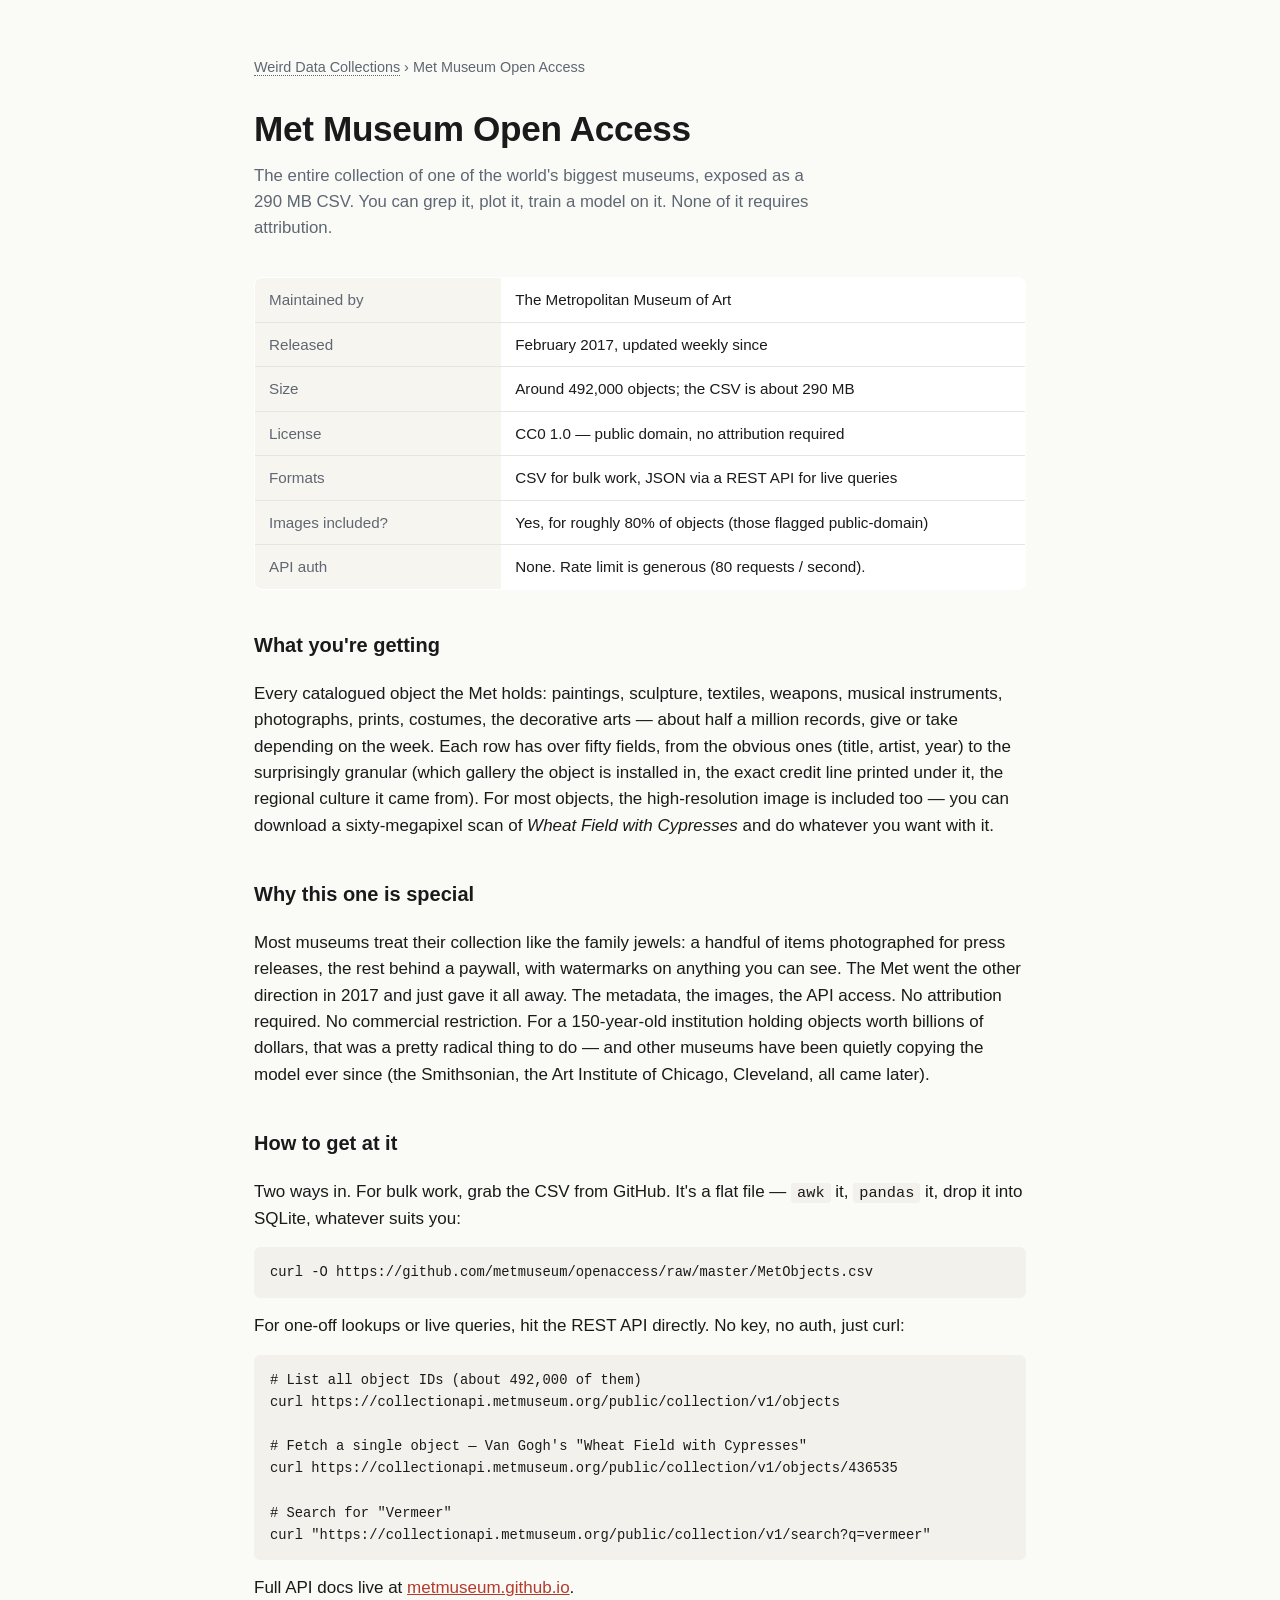
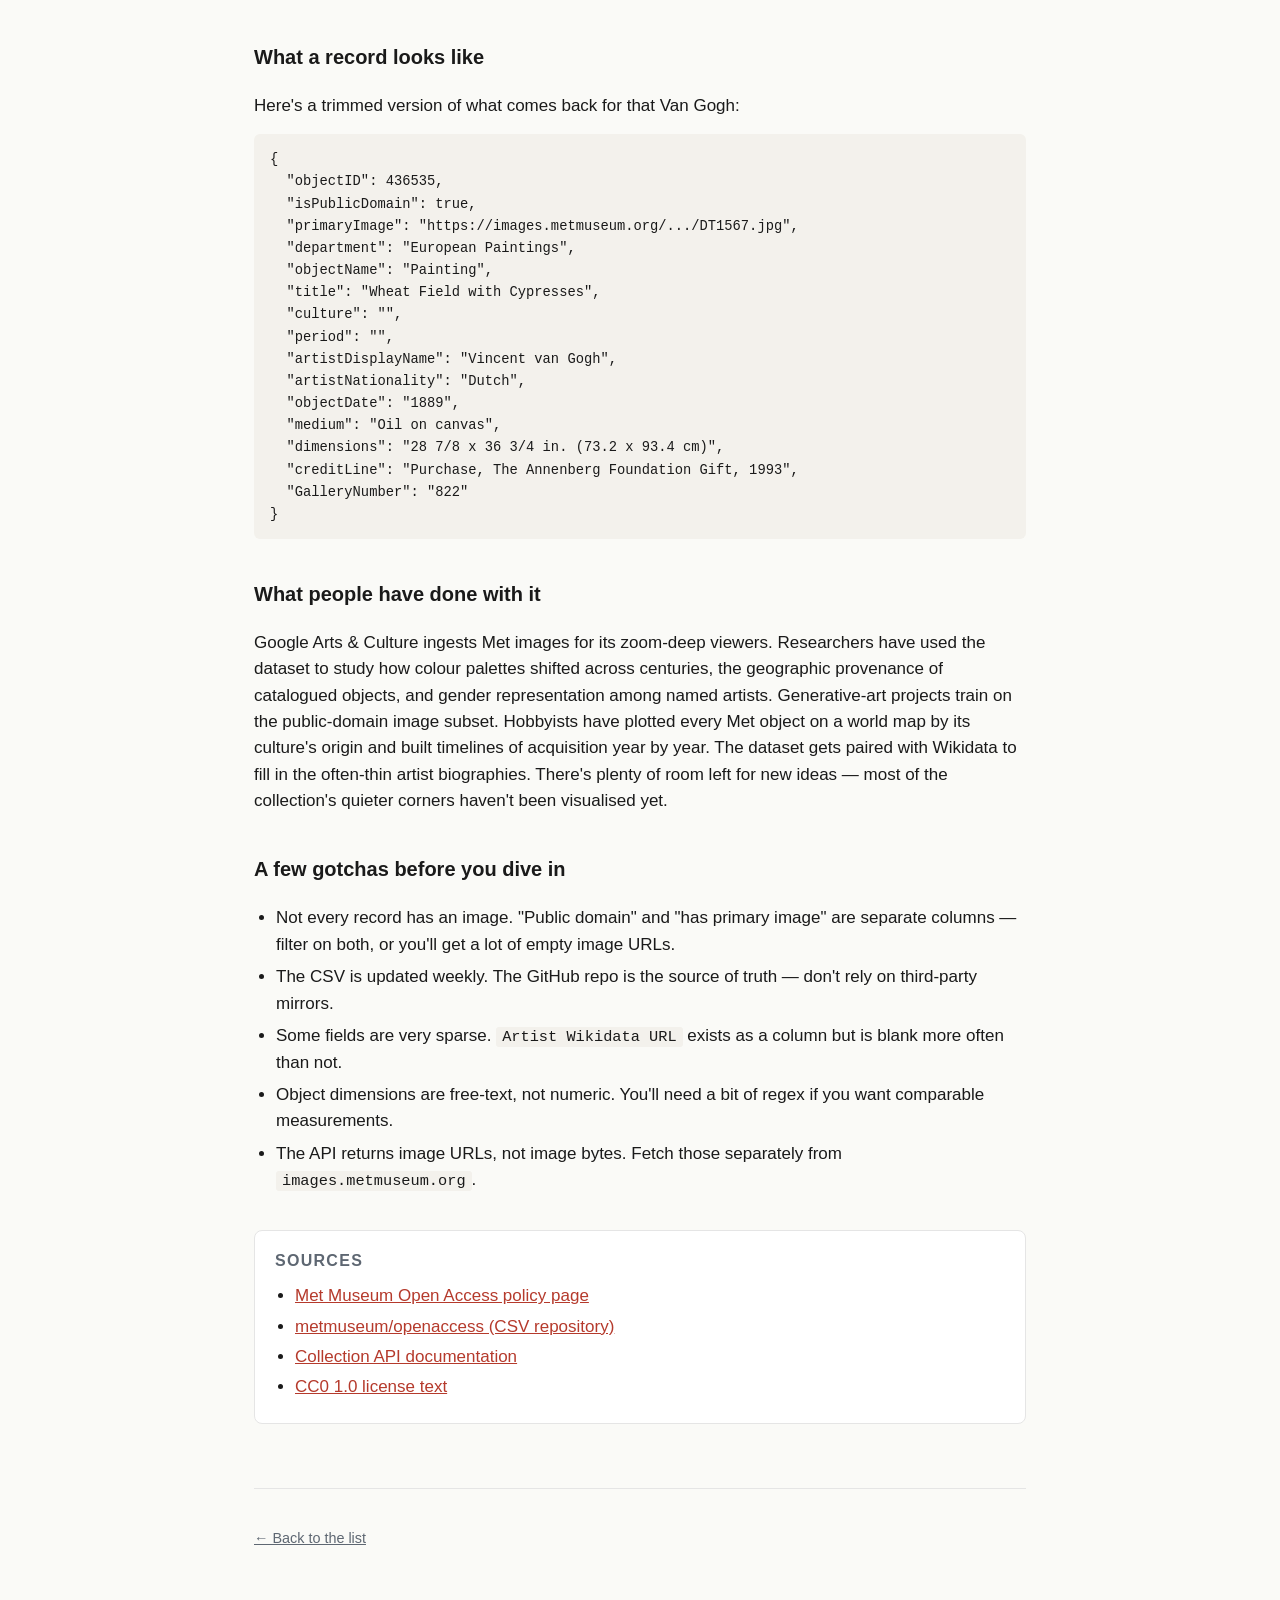
<file: datasets/met-museum-open-access/index.html>
<!DOCTYPE html>
<html lang="en">
<head>
    <meta charset="UTF-8">
    <meta name="viewport" content="width=device-width, initial-scale=1.0">
    <title>Met Museum Open Access — Every Artwork as CC0 Data | Weird Data Collections</title>
    <meta name="description" content="The Metropolitan Museum of Art's Open Access dataset: ~492,000 artworks with full metadata and high-resolution images, released as CC0. Download the CSV, query the API, see sample records.">
    <link rel="canonical" href="https://wierddatacollections.com/datasets/met-museum-open-access/">
    <meta name="robots" content="index, follow, max-image-preview:large">
    <meta name="theme-color" content="#b53a2c">

    <link rel="icon" type="image/svg+xml" href="/favicon.svg">
    <link rel="stylesheet" href="/styles.css">

    <meta property="og:type" content="article">
    <meta property="og:site_name" content="Weird Data Collections">
    <meta property="og:title" content="Met Museum Open Access — Every Artwork as CC0 Data">
    <meta property="og:description" content="Nearly half a million artworks with full metadata and high-res images, released as CC0. How to download and query the dataset.">
    <meta property="og:url" content="https://wierddatacollections.com/datasets/met-museum-open-access/">
    <meta property="og:image" content="https://wierddatacollections.com/og-image.png">
    <meta property="og:image:width" content="1200">
    <meta property="og:image:height" content="630">

    <meta name="twitter:card" content="summary_large_image">
    <meta name="twitter:title" content="Met Museum Open Access — Every Artwork as CC0 Data">
    <meta name="twitter:description" content="Nearly half a million artworks with full metadata and high-res images, released as CC0.">
    <meta name="twitter:image" content="https://wierddatacollections.com/og-image.png">

    <script type="application/ld+json">
    {
        "@context": "https://schema.org",
        "@type": "Dataset",
        "name": "The Metropolitan Museum of Art Open Access",
        "alternateName": "Met Museum Open Access",
        "description": "Metadata and image rights for nearly half a million objects in the Metropolitan Museum of Art's collection, released into the public domain under CC0.",
        "url": "https://www.metmuseum.org/art/collection",
        "sameAs": "https://github.com/metmuseum/openaccess",
        "license": "https://creativecommons.org/publicdomain/zero/1.0/",
        "isAccessibleForFree": true,
        "creator": {
            "@type": "Organization",
            "name": "The Metropolitan Museum of Art",
            "url": "https://www.metmuseum.org/"
        },
        "publisher": {
            "@type": "Organization",
            "name": "The Metropolitan Museum of Art"
        },
        "keywords": ["art", "museum", "open access", "public domain", "metadata", "CC0", "cultural heritage"],
        "distribution": [
            {
                "@type": "DataDownload",
                "encodingFormat": "text/csv",
                "contentUrl": "https://github.com/metmuseum/openaccess/raw/master/MetObjects.csv"
            },
            {
                "@type": "DataDownload",
                "encodingFormat": "application/json",
                "contentUrl": "https://collectionapi.metmuseum.org/public/collection/v1/objects"
            }
        ],
        "variableMeasured": [
            "Object ID", "Department", "Object Name", "Title", "Culture",
            "Period", "Dynasty", "Reign", "Artist Display Name", "Artist Nationality",
            "Object Begin Date", "Object End Date", "Medium", "Dimensions",
            "Credit Line", "Geography Type", "City", "State", "Country", "Region"
        ]
    }
    </script>
    <script type="application/ld+json">
    {
        "@context": "https://schema.org",
        "@type": "BreadcrumbList",
        "itemListElement": [
            { "@type": "ListItem", "position": 1, "name": "Weird Data Collections", "item": "https://wierddatacollections.com/" },
            { "@type": "ListItem", "position": 2, "name": "Met Museum Open Access", "item": "https://wierddatacollections.com/datasets/met-museum-open-access/" }
        ]
    }
    </script>
</head>
<body>
    <div class="wrap">
        <nav class="crumb">
            <a href="/">Weird Data Collections</a> &rsaquo; <span>Met Museum Open Access</span>
        </nav>

        <article>
            <h1>Met Museum Open Access</h1>
            <p class="subtitle">The entire collection of one of the world's biggest museums, exposed as a 290 MB CSV. You can grep it, plot it, train a model on it. None of it requires attribution.</p>

            <table class="facts">
                <tr><th>Maintained by</th><td>The Metropolitan Museum of Art</td></tr>
                <tr><th>Released</th><td>February 2017, updated weekly since</td></tr>
                <tr><th>Size</th><td>Around 492,000 objects; the CSV is about 290 MB</td></tr>
                <tr><th>License</th><td>CC0 1.0 — public domain, no attribution required</td></tr>
                <tr><th>Formats</th><td>CSV for bulk work, JSON via a REST API for live queries</td></tr>
                <tr><th>Images included?</th><td>Yes, for roughly 80% of objects (those flagged public-domain)</td></tr>
                <tr><th>API auth</th><td>None. Rate limit is generous (80 requests / second).</td></tr>
            </table>

            <h3>What you're getting</h3>
            <p>Every catalogued object the Met holds: paintings, sculpture, textiles, weapons, musical instruments, photographs, prints, costumes, the decorative arts — about half a million records, give or take depending on the week. Each row has over fifty fields, from the obvious ones (title, artist, year) to the surprisingly granular (which gallery the object is installed in, the exact credit line printed under it, the regional culture it came from). For most objects, the high-resolution image is included too — you can download a sixty-megapixel scan of <em>Wheat Field with Cypresses</em> and do whatever you want with it.</p>

            <h3>Why this one is special</h3>
            <p>Most museums treat their collection like the family jewels: a handful of items photographed for press releases, the rest behind a paywall, with watermarks on anything you can see. The Met went the other direction in 2017 and just gave it all away. The metadata, the images, the API access. No attribution required. No commercial restriction. For a 150-year-old institution holding objects worth billions of dollars, that was a pretty radical thing to do — and other museums have been quietly copying the model ever since (the Smithsonian, the Art Institute of Chicago, Cleveland, all came later).</p>

            <h3>How to get at it</h3>
            <p>Two ways in. For bulk work, grab the CSV from GitHub. It's a flat file — <code>awk</code> it, <code>pandas</code> it, drop it into SQLite, whatever suits you:</p>
            <pre><code>curl -O https://github.com/metmuseum/openaccess/raw/master/MetObjects.csv</code></pre>

            <p>For one-off lookups or live queries, hit the REST API directly. No key, no auth, just curl:</p>
            <pre><code># List all object IDs (about 492,000 of them)
curl https://collectionapi.metmuseum.org/public/collection/v1/objects

# Fetch a single object — Van Gogh's "Wheat Field with Cypresses"
curl https://collectionapi.metmuseum.org/public/collection/v1/objects/436535

# Search for "Vermeer"
curl "https://collectionapi.metmuseum.org/public/collection/v1/search?q=vermeer"</code></pre>

            <p>Full API docs live at <a href="https://metmuseum.github.io/">metmuseum.github.io</a>.</p>

            <h3>What a record looks like</h3>
            <p>Here's a trimmed version of what comes back for that Van Gogh:</p>
            <pre><code>{
  "objectID": 436535,
  "isPublicDomain": true,
  "primaryImage": "https://images.metmuseum.org/.../DT1567.jpg",
  "department": "European Paintings",
  "objectName": "Painting",
  "title": "Wheat Field with Cypresses",
  "culture": "",
  "period": "",
  "artistDisplayName": "Vincent van Gogh",
  "artistNationality": "Dutch",
  "objectDate": "1889",
  "medium": "Oil on canvas",
  "dimensions": "28 7/8 x 36 3/4 in. (73.2 x 93.4 cm)",
  "creditLine": "Purchase, The Annenberg Foundation Gift, 1993",
  "GalleryNumber": "822"
}</code></pre>

            <h3>What people have done with it</h3>
            <p>Google Arts &amp; Culture ingests Met images for its zoom-deep viewers. Researchers have used the dataset to study how colour palettes shifted across centuries, the geographic provenance of catalogued objects, and gender representation among named artists. Generative-art projects train on the public-domain image subset. Hobbyists have plotted every Met object on a world map by its culture's origin and built timelines of acquisition year by year. The dataset gets paired with Wikidata to fill in the often-thin artist biographies. There's plenty of room left for new ideas — most of the collection's quieter corners haven't been visualised yet.</p>

            <h3>A few gotchas before you dive in</h3>
            <ul class="body">
                <li>Not every record has an image. "Public domain" and "has primary image" are separate columns — filter on both, or you'll get a lot of empty image URLs.</li>
                <li>The CSV is updated weekly. The GitHub repo is the source of truth — don't rely on third-party mirrors.</li>
                <li>Some fields are very sparse. <code>Artist Wikidata URL</code> exists as a column but is blank more often than not.</li>
                <li>Object dimensions are free-text, not numeric. You'll need a bit of regex if you want comparable measurements.</li>
                <li>The API returns image URLs, not image bytes. Fetch those separately from <code>images.metmuseum.org</code>.</li>
            </ul>

            <div class="sources">
                <h3>Sources</h3>
                <ul>
                    <li><a href="https://www.metmuseum.org/about-the-met/policies-and-documents/open-access">Met Museum Open Access policy page</a></li>
                    <li><a href="https://github.com/metmuseum/openaccess">metmuseum/openaccess (CSV repository)</a></li>
                    <li><a href="https://metmuseum.github.io/">Collection API documentation</a></li>
                    <li><a href="https://creativecommons.org/publicdomain/zero/1.0/">CC0 1.0 license text</a></li>
                </ul>
            </div>
        </article>

        <footer>
            <p><a href="/">&larr; Back to the list</a></p>
        </footer>
    </div>
</body>
</html>
</file>
<file: styles.css>
:root {
    --ink: #1a1a1a;
    --muted: #5e6772;
    --accent: #b53a2c;
    --rule: #e5e5e5;
    --bg: #fafaf7;
    --card: #ffffff;
}
* { box-sizing: border-box; }
body {
    margin: 0;
    font-family: -apple-system, BlinkMacSystemFont, "Segoe UI", Roboto, Helvetica, Arial, sans-serif;
    font-size: 17px;
    line-height: 1.55;
    color: var(--ink);
    background: var(--bg);
}
.wrap { max-width: 820px; margin: 0 auto; padding: 56px 24px 96px; }

a { color: var(--accent); }

header.site { border-bottom: 1px solid var(--rule); padding-bottom: 28px; margin-bottom: 36px; }
header.site h1 { font-size: 2.1rem; margin: 0 0 8px; letter-spacing: -0.01em; }
header.site h1 a { color: var(--ink); text-decoration: none; }
header.site h1 .accent { color: var(--accent); }
header.site .tagline { color: var(--muted); margin: 0; max-width: 60ch; }

h2 {
    font-size: 1.15rem;
    text-transform: uppercase;
    letter-spacing: 0.08em;
    color: var(--muted);
    margin: 40px 0 14px;
    font-weight: 600;
}

ul.collections { list-style: none; padding: 0; margin: 0; display: grid; gap: 10px; }
ul.collections li {
    background: var(--card);
    border: 1px solid var(--rule);
    border-radius: 8px;
    padding: 14px 18px;
    transition: border-color 0.15s ease;
}
ul.collections li:hover { border-color: var(--accent); }
ul.collections a.title {
    color: var(--ink);
    text-decoration: none;
    font-weight: 600;
}
ul.collections a.title:hover { color: var(--accent); }
ul.collections .desc {
    display: block;
    color: var(--muted);
    font-size: 0.95rem;
    margin-top: 2px;
}
ul.collections .host {
    font-family: ui-monospace, SFMono-Regular, Menlo, monospace;
    font-size: 0.78rem;
    color: var(--muted);
    margin-left: 6px;
}
ul.collections .has-detail::after {
    content: " →";
    color: var(--accent);
    font-weight: 600;
}

ul.collections.featured li {
    background: linear-gradient(180deg, #fff 0%, #faf6ee 100%);
    border-color: #e8d8c8;
    padding: 16px 20px;
}
ul.collections.featured li:hover { border-color: var(--accent); }
ul.collections.featured a.title { font-size: 1.05rem; }
ul.collections.featured .desc { margin-top: 4px; }

nav.crumb { font-size: 0.9rem; color: var(--muted); margin-bottom: 24px; }
nav.crumb a { color: var(--muted); text-decoration: none; border-bottom: 1px dotted var(--muted); }
nav.crumb a:hover { color: var(--accent); border-bottom-color: var(--accent); }

article header { margin-bottom: 28px; }
article h1 { font-size: 2.2rem; margin: 0 0 6px; letter-spacing: -0.01em; }
article .subtitle { color: var(--muted); margin: 0 0 36px; font-size: 1.05rem; max-width: 60ch; }
article .kicker {
    font-size: 0.78rem;
    text-transform: uppercase;
    letter-spacing: 0.12em;
    color: var(--accent);
    font-weight: 600;
    margin: 0 0 6px;
}
article figure {
    margin: 28px 0;
    padding: 0;
    background: var(--card);
    border: 1px solid var(--rule);
    border-radius: 8px;
    overflow: hidden;
}
article figure svg { display: block; width: 100%; height: auto; }
article figcaption {
    padding: 12px 18px;
    font-size: 0.88rem;
    color: var(--muted);
    border-top: 1px solid var(--rule);
    background: #f9f8f4;
}
article h3 { margin-top: 40px; font-size: 1.25rem; }
article p { margin: 14px 0; }
article ul.body { padding-left: 22px; }
article ul.body li { margin: 6px 0; }
article code, article pre {
    font-family: ui-monospace, SFMono-Regular, Menlo, monospace;
    font-size: 0.9em;
}
article pre {
    background: #f3f1ec;
    padding: 14px 16px;
    border-radius: 6px;
    overflow-x: auto;
    line-height: 1.45;
}
article code:not(pre code) {
    background: #f3f1ec;
    padding: 1px 6px;
    border-radius: 3px;
}

table.facts {
    width: 100%;
    border-collapse: collapse;
    margin: 24px 0;
    background: var(--card);
    border: 1px solid var(--rule);
    border-radius: 8px;
    overflow: hidden;
}
table.facts th, table.facts td {
    text-align: left;
    padding: 10px 14px;
    border-bottom: 1px solid var(--rule);
    font-size: 0.95rem;
}
table.facts tr:last-child th, table.facts tr:last-child td { border-bottom: 0; }
table.facts th {
    width: 32%;
    color: var(--muted);
    font-weight: 500;
    background: #f7f5f0;
}

.sources { margin-top: 36px; padding: 18px 20px; background: var(--card); border: 1px solid var(--rule); border-radius: 8px; }
.sources h3 { margin: 0 0 10px; font-size: 1rem; text-transform: uppercase; letter-spacing: 0.08em; color: var(--muted); }
.sources ul { margin: 0; padding-left: 20px; }
.sources li { margin: 4px 0; }

footer {
    margin-top: 64px;
    padding-top: 24px;
    border-top: 1px solid var(--rule);
    color: var(--muted);
    font-size: 0.9rem;
}
footer a { color: var(--muted); }
</file>
